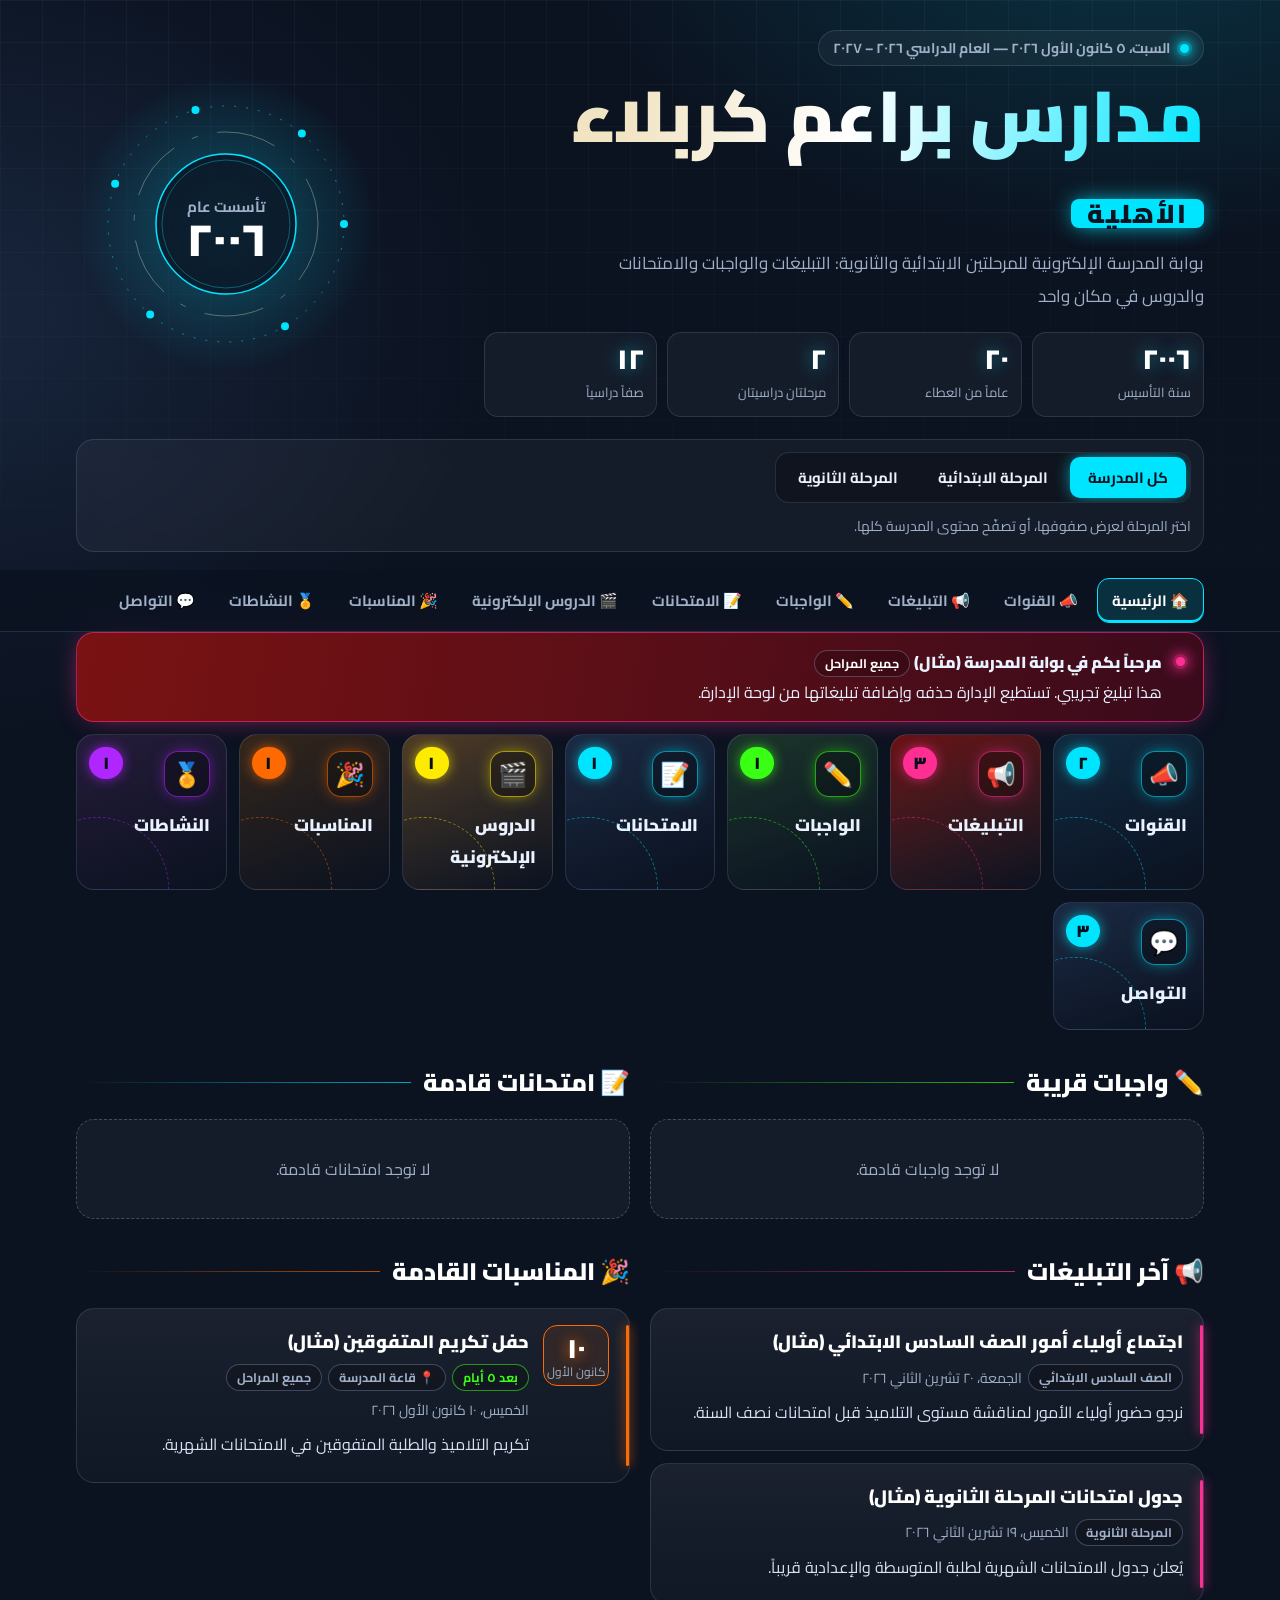
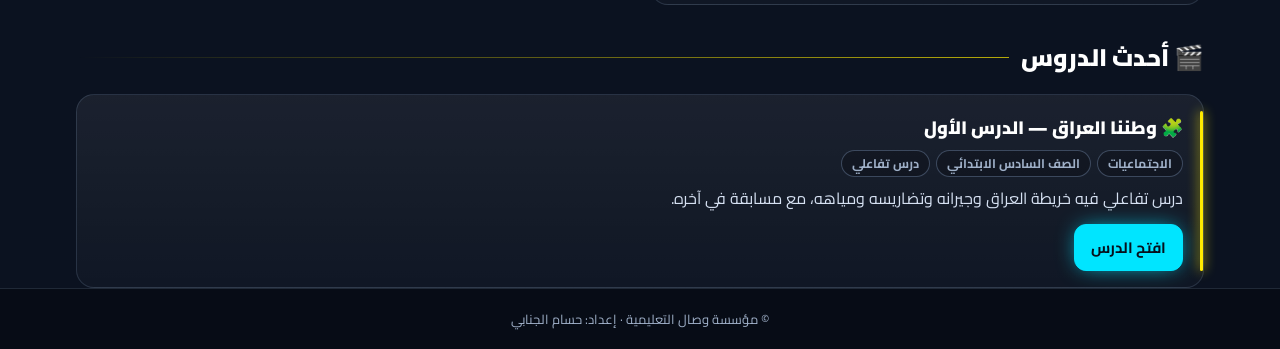
<file: index.html>
<!DOCTYPE html>
<html lang="ar" dir="rtl">
<head>
<meta charset="utf-8">
<meta name="viewport" content="width=device-width,initial-scale=1">
<meta name="theme-color" content="#0B1220">
<title>بوابة مدارس براعم كربلاء الأهلية</title>
<link rel="stylesheet" href="assets/fonts/cairo.css">
<link rel="stylesheet" href="assets/style.css">
<script src="assets/common.js"></script>
<script src="data/content.js"></script>
<script src="assets/firebase-config.js"></script>
</head>
<body>
<section class="hero">
  <div class="wrap hero-in">
    <div>
      <div class="chip-live"><span class="node"></span><span id="today"></span></div>
      <h1 id="title"></h1>
      <p id="slogan"></p>
      <div class="stats" id="stats"></div>
    </div>
    <div class="orb" id="orb"></div>
  </div>
  <div class="wrap">
    <div class="selector" aria-label="اختر المرحلة والصف">
      <div class="seg" id="stages"></div>
      <div class="chips" id="grades"></div>
    </div>
  </div>
</section>
<nav class="topnav" aria-label="أقسام البوابة"><div class="wrap" id="nav"></div></nav>
<main class="wrap" id="view"></main>
<footer>© مؤسسة وصال التعليمية · إعداد: حسام الجنابي</footer>

<script type="module">
import {LIVE, init, loadSite, profile, subscribePosts, joinClass, myMemberships, isPublicGrade, F, db, auth, ensureAnon, now, tsText, errText} from './assets/db.js';
/* ============ البيانات والاختيار ============ */
const PREVIEW = /[?&]preview\b/.test(location.search);
let D = (PREVIEW && store.get(DRAFT_KEY)) || window.SCHOOL;
window.P = null;
let MEMS = [], OWNER = null, postsSub = null, booted = false;
if(LIVE){ try{ await init(); D = await loadSite(); }catch(e){ console.error(e); D.loadError = true; } }
/* الكادر يرى كل شيء؛ وولي الأمر يرى المحتوى العام ومحتوى الصفوف التي دخلها برمز */
async function startPosts(){
  if(postsSub) postsSub.stop();
  postsSub = subscribePosts({all: !!window.P, grades: MEMS.map(m => m.grade)}, posts => {
    Object.keys(SECTIONS).forEach(k => { if(Array.isArray(D[k])) D[k] = []; });
    posts.forEach(x => { if(Array.isArray(D[x.type])) D[x.type].push(x); });
    if(booted) refreshLive();
  });
  await postsSub.ready;
}
if(LIVE && !D.loadError){
  try{
    const p = await profile().catch(() => null);
    window.P = p && p.active ? p : null;
    if(!window.P){ await ensureAnon(); MEMS = await myMemberships().catch(() => []); }
    const o = await F.getDoc(F.doc(db, 'meta', 'owner')).catch(() => null);
    OWNER = o && o.exists() ? o.data().uid : null;
    await startPosts();
  }catch(e){ console.error(e); }
}
const liveVisitor = () => LIVE && !D.loadError && !window.P;
/* هل يرى الزائر محتوى صف معيّن؟ بلا قاعدة بيانات: نعم دائماً */
const canSee = g => !liveVisitor() || !g || isPublicGrade(g) || MEMS.some(m => m.grade === g);
let sel = store.get('wx2-sel') || {stage:'', grade:''};
if(sel.grade && !allGrades(D).includes(sel.grade)) sel = {stage:'', grade:''};
if(sel.stage && !D.stages.some(s => s.name === sel.stage)) sel = {stage:'', grade:''};
const forSel = it => matches(D, it.grade, sel);
const items = k => (D[k] || []).filter(forSel);
const selLabel = () => sel.grade ? 'الصف ' + sel.grade : sel.stage ? 'المرحلة ' + sel.stage : 'جميع المراحل';

/* ============ الرأس ============ */
const nm = D.school.name, m = nm.match(/^(.*?)\s+(الأهلية)$/);
$('#title').innerHTML = m ? `<span class="grad">${esc(m[1])}</span><br><span class="sub">${esc(m[2])}</span>` : `<span class="grad">${esc(nm)}</span>`;
$('#slogan').textContent = PREVIEW ? 'معاينة المسودة — لم تُنشر بعد' : (D.school.slogan || '');
document.title = 'بوابة ' + nm;
$('#today').textContent = fmtDate(todayISO()) + (D.school.year ? '  —  ' + D.school.year : '');
const founded = +D.school.founded || 0, age = new Date().getFullYear() - founded;
const STATS = [
  founded && [founded, 'سنة التأسيس', false],
  founded && [age, 'عاماً من العطاء', true],
  [D.stages.length, D.stages.length === 2 ? 'مرحلتان دراسيتان' : 'مراحل دراسية', true],
  [allGrades(D).length, 'صفاً دراسياً', true]
].filter(Boolean);
$('#stats').innerHTML = STATS.map(([n, l, cnt]) => `<div class="stat"><b data-n="${n}" data-c="${cnt ? 1 : 0}">${toAr(n)}</b><span>${l}</span></div>`).join('');
if(founded) $('#orb').innerHTML = orbSVG(founded);
/* عدّاد متحرك للأرقام */
if(!matchMedia('(prefers-reduced-motion: reduce)').matches) $$('#stats b[data-c="1"]').forEach(b => {
  const n = +b.dataset.n, t0 = performance.now();
  const step = t => { const p = Math.min(1, (t - t0) / 1200); b.textContent = toAr(Math.round(n * (1 - Math.pow(1 - p, 3)))); if(p < 1) requestAnimationFrame(step); };
  requestAnimationFrame(step);
});

function drawSel(){
  $('#stages').innerHTML = [['', 'كل المدرسة'], ...D.stages.map(s => [s.name, 'المرحلة ' + s.name])]
    .map(([v, l]) => `<button data-s="${esc(v)}" class="${v === sel.stage ? 'on' : ''}">${esc(l)}</button>`).join('');
  const st = D.stages.find(s => s.name === sel.stage);
  $('#grades').innerHTML = st ? [['', 'كل صفوف المرحلة'], ...st.grades.map(g => [g, g])]
    .map(([v, l]) => `<button data-g="${esc(v)}" class="${v === sel.grade ? 'on' : ''}">${esc(l)}</button>`).join('') : '<span class="muted">اختر المرحلة لعرض صفوفها، أو تصفّح محتوى المدرسة كلها.</span>';
}
$('#stages').onclick = e => { const b = e.target.closest('[data-s]'); if(!b) return; sel = {stage:b.dataset.s, grade:''}; store.set('wx2-sel', sel); drawSel(); route(); };
$('#grades').onclick = e => { const b = e.target.closest('[data-g]'); if(!b) return; sel.grade = b.dataset.g; store.set('wx2-sel', sel); drawSel(); route(); };
$('#nav').innerHTML = `<a href="#home" data-k="home">🏠 الرئيسية</a>` + Object.entries(SECTIONS).map(([k, s]) => `<a href="#${k}" data-k="${k}">${s.icon} ${s.label}</a>`).join('');
drawSel();

/* ============ البطاقات ============ */
const G = k => SECTIONS[k].glow;
const tags = it => `${it.subject ? `<span class="tag">${esc(it.subject)}</span>` : ''}<span class="tag">${esc(audienceLabel(it.grade))}</span>`;
const isNew = it => { const d = dayDiff(it.date); return d !== null && d <= 0 && d >= -2; };
const linkBtn = (url, text, cls='pri') => {
  if(!url) return '';
  const ext = /^https?:/.test(url) && !url.startsWith(location.origin);
  return `<a class="btn ${cls}" href="${esc(url)}"${ext ? ' target="_blank" rel="noopener"' : ''}>${text}</a>`;
};
const calBox = iso => `<div class="cal"><div class="d">${fmtDate(iso, {day:'numeric'})}</div><div class="m">${fmtDate(iso, {month:'long'})}</div></div>`;
const CARD = {
  announcements: it => `
    <article class="card${it.urgent ? ' feat' : ''}" style="--g:${G('announcements')}">
      <h3>${esc(it.title)}</h3>
      <div class="meta">${it.urgent ? '<span class="tag hot">عاجل</span>' : ''}${isNew(it) ? '<span class="tag new">جديد</span>' : ''}
        <span class="tag">${esc(audienceLabel(it.grade))}</span><span class="muted">${fmtDate(it.date)}</span></div>
      <div class="body">${rich(it.body)}</div>
    </article>`,
  homework: it => {
    const d = dayDiff(it.due), late = d !== null && d < 0;
    const due = it.due ? `<span class="tag ${late ? 'late' : d <= 1 ? 'hot' : 'ok'}">${late ? 'انتهى موعد التسليم' : 'التسليم ' + relDay(d)}</span>` : '';
    return `
    <article class="card" style="--g:${G('homework')}">
      <h3>${esc(it.title)}</h3>
      <div class="meta">${isNew(it) ? '<span class="tag new">جديد</span>' : ''}${tags(it)}${due}</div>
      <div class="body">${rich(it.body)}</div>
      <div class="muted">أُعطي ${fmtDate(it.date)}${it.due ? '، وآخر موعد ' + fmtDate(it.due) : ''}</div>
      <div class="acts">${linkBtn(it.link, (it.examId || /#exam=/.test(it.link)) ? '✏️ حلّ الواجب الآن' : 'فتح الرابط')}</div>
    </article>`;
  },
  exams: it => {
    const d = dayDiff(it.date), open = d !== null && d <= 0;
    return `
    <article class="card" style="--g:${G('exams')}">
      <div class="evt">${calBox(it.date)}
        <div style="flex:1">
          <h3>${esc(it.title)}</h3>
          <div class="meta">${tags(it)}<span class="tag ${d < 0 ? '' : d === 0 ? 'hot' : 'ok'}">${d < 0 ? 'انتهى' : relDay(d)}</span></div>
          <div class="muted">${fmtDate(it.date)}</div>
          ${it.body ? `<div class="body">${rich(it.body)}</div>` : ''}
          <div class="acts">${it.link ? (open ? linkBtn(it.link, '📝 ادخل الامتحان') : `<span class="btn off">يُفتح ${relDay(d)}</span>`) : ''}</div>
        </div>
      </div>
    </article>`;
  },
  lessons: it => {
    const yt = ytId(it.link), icon = {'فيديو':'🎬', 'درس تفاعلي':'🧩', 'ملف':'📄'}[it.kind] || '🔗';
    return `
    <article class="card" style="--g:${G('lessons')}">
      <h3>${icon} ${esc(it.title)}</h3>
      <div class="meta">${isNew(it) ? '<span class="tag new">جديد</span>' : ''}${tags(it)}${it.kind ? `<span class="tag">${esc(it.kind)}</span>` : ''}</div>
      <div class="body">${rich(it.body)}</div>
      <div class="acts">${yt ? `<a class="btn pri" href="#lesson-${esc(it.id)}">▶ شاهد الدرس</a>` : linkBtn(it.link, 'افتح الدرس')}</div>
    </article>`;
  },
  events: it => {
    const d = dayDiff(it.date);
    return `
    <article class="card evt" style="--g:${G('events')}">${calBox(it.date)}
      <div style="flex:1">
        <h3>${esc(it.title)}</h3>
        <div class="meta"><span class="tag ${d === 0 ? 'hot' : d > 0 ? 'ok' : ''}">${relDay(d)}</span>${it.place ? `<span class="tag">📍 ${esc(it.place)}</span>` : ''}<span class="tag">${esc(audienceLabel(it.grade))}</span></div>
        <div class="muted">${fmtDate(it.date)}</div>
        ${it.body ? `<div class="body">${rich(it.body)}</div>` : ''}
      </div>
    </article>`;
  },
  activities: it => `
    <article class="card" style="--g:${G('activities')}">
      ${it.image ? `<img class="thumb" src="${esc(it.image)}" alt="${esc(it.title)}" loading="lazy">` : ''}
      <h3>${esc(it.title)}</h3>
      <div class="meta"><span class="tag">${esc(audienceLabel(it.grade))}</span><span class="muted">${fmtDate(it.date)}</span></div>
      <div class="body">${rich(it.body)}</div>
      <div class="acts">${linkBtn(it.link, 'المزيد', '')}</div>
    </article>`
};
const by = (f, dir=1) => (a, b) => dir * String(a[f] || '').localeCompare(String(b[f] || ''));
const SORT = {
  announcements: (a, b) => (!!b.urgent - !!a.urgent) || by('date', -1)(a, b),
  homework: (a, b) => { const la = dayDiff(a.due) < 0, lb = dayDiff(b.due) < 0; return la - lb || (la ? by('due', -1) : by('due'))(a, b); },
  exams: (a, b) => { const pa = dayDiff(a.date) < 0, pb = dayDiff(b.date) < 0; return pa - pb || (pa ? by('date', -1) : by('date'))(a, b); },
  lessons: by('date', -1), events: by('date'), activities: by('date', -1)
};
const emptyBox = t => `<div class="empty">${t}</div>`;
const listOf = (k, arr) => arr.length ? `<div class="list">${arr.map(CARD[k]).join('')}</div>` : emptyBox(`لا توجد ${SECTIONS[k].label} لـ${esc(selLabel())} حالياً.`);
const head = (k, t) => `<h2 class="sec" style="--g:${G(k)}">${SECTIONS[k].icon} ${t}</h2>`;

/* ============ الصفحات ============ */
function home(){
  theme('home');
  const upcoming = (k, f='date') => items(k).filter(x => dayDiff(x[f] || x.date) >= 0);
  const urgent = items('announcements').filter(a => a.urgent && dayDiff(a.date) >= -14).sort(SORT.announcements).slice(0, 3);
  const hw = upcoming('homework', 'due').sort(SORT.homework).slice(0, 4);
  const ex = upcoming('exams').sort(SORT.exams).slice(0, 3);
  const ev = upcoming('events').sort(SORT.events).slice(0, 3);
  const ann = items('announcements').filter(a => !urgent.includes(a)).sort(SORT.announcements).slice(0, 3);
  const les = items('lessons').sort(SORT.lessons).slice(0, 3);
  const count = k => k === 'contact' ? (D.staff || []).length : k === 'events' ? ev.length : items(k).length;
  return `
    ${PREVIEW ? '<div class="notice">أنت تشاهد معاينة المسودة المحفوظة في لوحة الإدارة على هذا الجهاز. لن يراها الآخرون قبل رفع ملف المحتوى.</div>' : ''}
    ${urgent.map(a => `<div class="urgent fade"><span class="node"></span><div><b>${esc(a.title)}</b> <span class="tag" style="color:#fff">${esc(audienceLabel(a.grade))}</span><div>${rich(a.body)}</div></div></div>`).join('')}
    ${homeClasses()}
    <div class="tiles">${Object.entries(SECTIONS).map(([k, s]) => `
      <a class="tile fade" href="#${k}" style="--c:${s.c};--g:${s.glow}"><div class="ic">${s.icon}</div><b>${s.label}</b><span class="cnt">${toAr(count(k))}</span></a>`).join('')}
    </div>
    <div class="cols">
      <div>${head('homework', 'واجبات قريبة')}${hw.length ? `<div class="list">${hw.map(CARD.homework).join('')}</div>` : emptyBox('لا توجد واجبات قادمة.')}</div>
      <div>${head('exams', 'امتحانات قادمة')}${ex.length ? `<div class="list">${ex.map(CARD.exams).join('')}</div>` : emptyBox('لا توجد امتحانات قادمة.')}</div>
    </div>
    <div class="cols">
      <div>${head('announcements', 'آخر التبليغات')}${ann.length ? `<div class="list">${ann.map(CARD.announcements).join('')}</div>` : emptyBox('لا توجد تبليغات أخرى.')}</div>
      <div>${head('events', 'المناسبات القادمة')}${ev.length ? `<div class="list">${ev.map(CARD.events).join('')}</div>` : emptyBox('لا توجد مناسبات قادمة.')}</div>
    </div>
    ${head('lessons', 'أحدث الدروس')}${listOf('lessons', les)}`;
}
function section(k){
  theme(k);
  const s = SECTIONS[k], hasSub = ['homework', 'exams', 'lessons'].includes(k);
  const st = store.get('wx2-f-' + k) || {};
  const subs = subjectsFor(D, sel.grade || (sel.stage ? STAGE_P + sel.stage : ''));
  return `
    ${head(k, s.label + ` <span class="muted" style="font-weight:700">· ${esc(selLabel())}</span>`)}
    ${liveVisitor() && hasSub && (sel.grade ? !canSee(sel.grade) : !MEMS.length) ? `<div class="notice">لرؤية ${s.label} صف ابنك ادخل برمز الصف. <a class="btn sm pri" href="#join${sel.grade ? '-' + chKeyOf(sel.grade) : ''}">🔑 دخول برمز الصف</a></div>` : ''}
    <div class="filters">
      <input id="q" placeholder="ابحث في ${s.label}…" value="${esc(st.q || '')}" aria-label="بحث">
      ${hasSub ? `<select id="sub" aria-label="المادة"><option value="">كل المواد</option>${subs.map(x => `<option${st.sub === x ? ' selected' : ''}>${esc(x)}</option>`).join('')}</select>` : '<span></span>'}
    </div>
    <div id="res"></div>`;
}
function fillSection(k){
  const run = () => {
    const q = $('#q').value.trim(), sub = $('#sub')?.value || '';
    store.set('wx2-f-' + k, {q, sub});
    const arr = items(k).filter(it => (!sub || it.subject === sub) && (!q || (it.title + ' ' + (it.body || '')).includes(q))).sort(SORT[k]);
    if(k === 'events'){
      const up = arr.filter(e => dayDiff(e.date) >= 0), past = arr.filter(e => dayDiff(e.date) < 0).reverse();
      $('#res').innerHTML = (up.length ? `<div class="list">${up.map(CARD.events).join('')}</div>` : emptyBox('لا توجد مناسبات قادمة.')) +
        (past.length ? `${head('events', 'مناسبات سابقة')}<div class="list" style="opacity:.75">${past.map(CARD.events).join('')}</div>` : '');
    } else $('#res').innerHTML = listOf(k, arr);
  };
  $('#q').oninput = run; if($('#sub')) $('#sub').onchange = run; run();
}
function lesson(id){
  theme('lessons');
  const it = (D.lessons || []).find(l => l.id === id);
  if(!it) return emptyBox('الدرس غير موجود.');
  return `
    <a class="btn" href="#lessons">→ كل الدروس</a>
    ${head('lessons', esc(it.title))}
    <div class="video"><iframe src="https://www.youtube-nocookie.com/embed/${ytId(it.link)}" title="${esc(it.title)}" allow="accelerometer; encrypted-media; gyroscope; picture-in-picture; fullscreen" allowfullscreen></iframe></div>
    <div class="card" style="margin-top:14px;--g:${G('lessons')}"><div class="meta">${tags(it)}</div><div class="body">${rich(it.body)}</div></div>`;
}

/* ============ التواصل الخاص ============ */
const LEAD = /المشرف|مدير/;
const reach = s => s.whatsapp || s.telegram;

/* ============ الرسائل الخاصة داخل الموقع (مع قاعدة البيانات) ============ */
const myThreads = () => store.get('wx-threads') || [];
const keepThread = id => store.set('wx-threads', [id, ...myThreads().filter(x => x !== id)].slice(0, 20));
let chatUnsub = null;
function contactLive(){
  theme('contact');
  const st = sel.stage || stageOf(D, sel.grade);
  const staff = (D.staff || []).filter(s => !st || !s.stage || s.stage === st);
  return `
    ${head('contact', 'التواصل مع المدرسة')}
    <div class="cols">
      <div class="panel">
        <h3>🔒 رسالة خاصة جديدة</h3>
        <p class="muted" style="line-height:1.9">تصل رسالتك إلى الجهة التي تختارها داخل الموقع، وتحصل على <b>رمز محادثة</b> خاص تتابع به الرد. ويحق لإدارة المدرسة الاطلاع على الرسائل.</p>
        <form id="mf" class="grid">
          <div class="full"><label for="to">إلى</label><select id="to">${staff.map(s => `<option value="${esc(s.id)}">${esc(s.name)}${s.role ? ' — ' + esc(s.role) : ''}${s.subjects ? '، ' + esc(s.subjects) : ''}</option>`).join('') || '<option value="">لا توجد جهات تستقبل الرسائل بعد</option>'}</select></div>
          <div><label for="pn">اسم ولي الأمر</label><input id="pn" autocomplete="name" maxlength="80" required></div>
          <div><label for="sn">اسم التلميذ أو الطالب</label><input id="sn" maxlength="80" required></div>
          <div><label for="sg">الصف</label><select id="sg">${audienceOptions(D, sel.grade, {all:false, stages:false})}</select></div>
          <div><label for="ss">الشعبة</label><input id="ss" maxlength="20" placeholder="مثال: أ"></div>
          <div class="full"><label for="msg">الرسالة</label><textarea id="msg" maxlength="3000" required></textarea></div>
          <div id="err" class="full"></div>
          <div class="full"><button class="pri" id="send">إرسال الرسالة</button></div>
        </form>
      </div>
      <div>
        <div class="panel">
          <h3>💬 محادثاتي</h3>
          <div class="list" id="mine"><div class="muted">جارٍ التحميل…</div></div>
          <form id="cf" class="row" style="margin-top:12px">
            <input id="code" dir="ltr" placeholder="أدخل رمز المحادثة" style="flex:1;min-width:0" aria-label="رمز المحادثة">
            <button>فتح</button>
          </form>
        </div>
        <div class="card" style="--g:${G('contact')};margin-top:14px">
          <h3>🏫 ${esc(D.school.name)}</h3>
          <div class="body">${D.school.founded ? '✨ تأسست عام ' + toAr(D.school.founded) + '<br>' : ''}${D.school.address ? '📍 ' + esc(D.school.address) + '<br>' : ''}${D.school.phone ? '☎️ <span dir="ltr">' + esc(toAr(D.school.phone)) + '</span><br>' : ''}${D.school.hours ? '🕘 أوقات الدوام: ' + esc(D.school.hours) : ''}</div>
        </div>
      </div>
    </div>`;
}
async function wireContactLive(){
  $('#mf').onsubmit = async e => {
    e.preventDefault();
    const v = id => $(id).value.trim(), to = (D.staff || []).find(s => s.id === $('#to').value);
    if(!to) return $('#err').innerHTML = '<div class="alert">لا توجد جهة تستقبل الرسائل بعد.</div>';
    if(!v('#pn') || !v('#sn') || !v('#msg')) return $('#err').innerHTML = '<div class="alert">اكتب اسمك واسم التلميذ ونص الرسالة.</div>';
    const b = $('#send'); b.disabled = true;
    try{
      const u = await ensureAnon();
      const t = F.doc(F.collection(db, 'threads'));
      const w = F.writeBatch(db);
      w.set(t, {to: to.id, toName: to.name, parentUid: u.uid, parentName: v('#pn'), studentName: v('#sn'), grade: $('#sg').value, section: v('#ss'),
        createdAt: now(), updatedAt: now(), lastFrom: 'parent', unreadStaff: true, unreadParent: false, status: 'open'});
      w.set(F.doc(F.collection(db, 'threads', t.id, 'msgs')), {from: 'parent', text: v('#msg'), at: now(), by: u.uid, byName: v('#pn')});
      await w.commit();
      keepThread(t.id); location.hash = 'chat-' + t.id;
    }catch(x){ b.disabled = false; $('#err').innerHTML = `<div class="alert">${esc(errText(x))}</div>`; }
  };
  $('#cf').onsubmit = e => { e.preventDefault(); const c = $('#code').value.trim().replace(/^.*chat-/, ''); if(c) location.hash = 'chat-' + c; };
  const ids = myThreads();
  if(!ids.length){ $('#mine').innerHTML = '<div class="muted">لا توجد محادثات على هذا الجهاز بعد.</div>'; return; }
  try{
    await ensureAnon();
    const th = (await Promise.all(ids.map(id => F.getDoc(F.doc(db, 'threads', id)).catch(() => null)))).filter(x => x && x.exists());
    $('#mine').innerHTML = th.map(x => { const t = x.data(); return `
      <a class="card thread" href="#chat-${x.id}" style="--g:${t.unreadParent ? '#FF2E93' : G('contact')};text-decoration:none;color:inherit">
        <div><b style="color:#fff">إلى ${esc(t.toName)}</b><div class="muted">بخصوص ${esc(t.studentName)}، ${esc(tsText(t.updatedAt))}</div></div>
        ${t.unreadParent ? '<span class="badge">رد جديد</span>' : t.lastFrom === 'staff' ? '<span class="pill on">تم الرد</span>' : '<span class="pill info">بانتظار الرد</span>'}
      </a>`; }).join('') || '<div class="muted">لا توجد محادثات.</div>';
  }catch(x){ $('#mine').innerHTML = `<div class="alert">${esc(errText(x))}</div>`; }
}
function chatView(id){
  theme('contact');
  return `
    <a class="btn" href="#contact">→ التواصل</a>
    ${head('contact', 'محادثة خاصة')}
    <div id="chead" class="muted">جارٍ التحميل…</div>
    <div class="notice" style="margin-top:10px">احتفظ برمز المحادثة لتتابع الرد من أي جهاز، ولا تشاركه مع أحد: <span class="code" id="cc">${esc(id)}</span> <button class="sm" id="cpc">نسخ</button></div>
    <div class="chat" id="chat"></div>
    <form id="rf" style="margin-top:12px">
      <label for="rep">ردّك</label><textarea id="rep" maxlength="3000"></textarea>
      <div id="err"></div>
      <div class="row" style="margin-top:10px"><button class="pri" id="rs">إرسال</button></div>
    </form>`;
}
async function wireChat(id){
  $('#cpc').onclick = async () => { try{ await navigator.clipboard.writeText(id); toast('نُسخ الرمز'); }catch(_){ const r = document.createRange(); r.selectNodeContents($('#cc')); getSelection().removeAllRanges(); getSelection().addRange(r); } };
  try{
    await ensureAnon();
    const ref = F.doc(db, 'threads', id), s = await F.getDoc(ref);
    if(!s.exists()){ $('#view').innerHTML = emptyBox('لم نجد محادثة بهذا الرمز. تأكد من كتابته كما هو.') + '<p style="text-align:center"><a class="btn" href="#contact">رجوع</a></p>'; return; }
    const t = s.data(); keepThread(id);
    $('#chead').innerHTML = `إلى <b style="color:#fff">${esc(t.toName)}</b>، بخصوص ${esc(t.studentName)} — الصف ${esc(t.grade)}${t.section ? ' / ' + esc(t.section) : ''}${t.status === 'closed' ? ' <span class="pill off">أغلقت الإدارة المحادثة</span>' : ''}`;
    if(t.unreadParent) F.updateDoc(ref, {unreadParent: false}).catch(() => {});
    chatUnsub = F.onSnapshot(F.query(F.collection(db, 'threads', id, 'msgs'), F.orderBy('at')), q => {
      const c = $('#chat'); if(!c) return;
      c.innerHTML = q.docs.map(d => { const m = d.data(); return `<div class="bubble ${m.from === 'parent' ? 'me' : 'them'}">${esc(m.text)}<small>${esc(m.from === 'parent' ? 'أنت' : (m.byName || t.toName))}، ${esc(tsText(m.at))}</small></div>`; }).join('');
      c.scrollTop = c.scrollHeight;
    });
    $('#rf').onsubmit = async e => {
      e.preventDefault(); const text = $('#rep').value.trim(); if(!text) return;
      const b = $('#rs'); b.disabled = true;
      try{
        const w = F.writeBatch(db);
        w.set(F.doc(F.collection(db, 'threads', id, 'msgs')), {from: 'parent', text, at: now(), by: auth.currentUser.uid, byName: t.parentName});
        w.update(ref, {updatedAt: now(), lastFrom: 'parent', unreadStaff: true, status: 'open'});
        await w.commit(); $('#rep').value = '';
      }catch(x){ $('#err').innerHTML = `<div class="alert">${esc(errText(x))}</div>`; }
      b.disabled = false;
    };
  }catch(x){ $('#chead').innerHTML = `<div class="alert">${esc(errText(x))}</div>`; }
}

function contact(){
  theme('contact');
  const sc = D.school, st = sel.stage || stageOf(D, sel.grade);
  const staff = (D.staff || []).filter(s => !st || !s.stage || s.stage === st);
  const lead = staff.filter(s => LEAD.test(s.role)), others = staff.filter(s => !LEAD.test(s.role));
  const person = s => `
    <div class="card" style="--g:${G('contact')}">
      <h3>${esc(s.name)}</h3>
      <div class="meta"><span class="tag">${esc(s.role)}</span>${s.stage ? `<span class="tag">المرحلة ${esc(s.stage)}</span>` : ''}${s.subjects ? `<span class="tag">${esc(s.subjects)}</span>` : ''}${s.grades ? `<span class="tag">${esc(s.grades)}</span>` : ''}</div>
      ${reach(s) ? '' : '<div class="muted">لم يُضف رقم تواصل بعد.</div>'}
    </div>`;
  return `
    ${head('contact', 'التواصل مع المدرسة')}
    ${lead.length ? `<div class="lead">${lead.map(s => `
      <div class="card" style="--g:${G('contact')}"><div class="av">${/المشرف/.test(s.role) ? '🛡️' : '🎓'}</div>
        <h3>${esc(s.name)}</h3><div class="muted">${esc(s.name === s.role ? (s.stage ? 'المرحلة ' + s.stage : 'جميع المراحل') : s.role)}</div></div>`).join('')}</div>` : ''}
    <div class="cols" style="margin-top:20px">
      <div class="panel">
        <h3>🔒 مراسلة خاصة</h3>
        <p class="muted">تُكتب الرسالة هنا ثم تُرسل مباشرة إلى الجهة المختارة عبر واتساب أو تلكرام، ولا يحتفظ الموقع بأي بيانات.</p>
        <div class="grid">
          <div class="full"><label for="to">إلى</label><select id="to">${staff.filter(reach).map(s => `<option value="${esc(s.id)}">${esc(s.name)}${s.subjects ? ' — ' + esc(s.subjects) : ''}</option>`).join('') || '<option value="">لم تُضف أرقام تواصل بعد</option>'}</select></div>
          <div><label for="pn">اسم ولي الأمر</label><input id="pn" autocomplete="name"></div>
          <div><label for="sn">اسم التلميذ أو الطالب</label><input id="sn"></div>
          <div><label for="sg">الصف</label><select id="sg">${audienceOptions(D, sel.grade, {all:false, stages:false})}</select></div>
          <div><label for="ss">الشعبة</label><input id="ss" placeholder="مثال: أ"></div>
          <div class="full"><label for="msg">الرسالة</label><textarea id="msg"></textarea></div>
        </div>
        <div id="err"></div>
        <div class="row" style="margin-top:12px"><button class="pri" id="send">إرسال الرسالة</button></div>
      </div>
      <div>
        <div class="card" style="--g:${G('contact')}">
          <h3>🏫 ${esc(sc.name)}</h3>
          <div class="body">${sc.founded ? '✨ تأسست عام ' + toAr(sc.founded) + '<br>' : ''}${sc.address ? '📍 ' + esc(sc.address) + '<br>' : ''}${sc.phone ? '☎️ <a href="tel:' + esc(sc.phone) + '" dir="ltr">' + esc(toAr(sc.phone)) + '</a><br>' : ''}${sc.hours ? '🕘 أوقات الدوام: ' + esc(sc.hours) : ''}</div>
        </div>
        <h2 class="sec" style="--g:${G('contact')}">الكادر التدريسي</h2>
        <div class="list">${others.map(person).join('') || emptyBox('لم يُضف الكادر التدريسي بعد.')}</div>
      </div>
    </div>`;
}
function wireContact(){
  $('#send').onclick = async () => {
    const s = (D.staff || []).find(x => x.id === $('#to').value), v = id => $(id).value.trim();
    if(!s) return $('#err').innerHTML = '<div class="alert">لا توجد جهة تواصل متاحة بعد.</div>';
    if(!v('#pn') || !v('#sn') || !v('#msg')) return $('#err').innerHTML = '<div class="alert">اكتب اسمك واسم التلميذ ونص الرسالة.</div>';
    $('#err').innerHTML = '';
    const text = `السلام عليكم ${s.name}\nأنا ${v('#pn')}، ولي أمر ${v('#sn')} — الصف ${$('#sg').value}${v('#ss') ? ' / ' + v('#ss') : ''}\n\n${v('#msg')}\n\n(مرسلة من بوابة ${D.school.name})`;
    const url = s.whatsapp ? 'https://wa.me/' + s.whatsapp.replace(/\D/g, '') + '?text=' + encodeURIComponent(text) : 'https://t.me/' + s.telegram.replace(/^@/, '');
    if(!s.whatsapp){ try{ await navigator.clipboard.writeText(text); toast('نُسخت الرسالة، الصقها في تلكرام'); }catch(_){} }
    /* رابط حقيقي يضغطه ولي الأمر، فيعمل في كل المتصفحات والتطبيقات */
    $('#err').innerHTML = `<div class="notice">الرسالة جاهزة. اضغط الزر لفتح ${s.whatsapp ? 'واتساب' : 'تلكرام'} وإرسالها إلى ${esc(s.name)}.</div>
      <a class="btn pri" href="${esc(url)}" target="_blank" rel="noopener">${s.whatsapp ? 'فتح واتساب وإرسال الرسالة' : 'فتح تلكرام'}</a>`;
  };
}

/* ============ التوجيه ============ */

/* ============ القنوات: قناة لكل صف بأسلوب تلكرام ============ */
const TYPE_LABEL = {announcements:'📢 تبليغ', homework:'✏️ واجب', exams:'📝 امتحان', lessons:'🎬 درس', events:'🎉 مناسبة', activities:'🏅 نشاط'};
const ORD = {'الأول':'١', 'الثاني':'٢', 'الثالث':'٣', 'الرابع':'٤', 'الخامس':'٥', 'السادس':'٦'};
const isoOf = t => { const d = new Date(t); return `${d.getFullYear()}-${pad(d.getMonth() + 1)}-${pad(d.getDate())}`; };
/* وقت النشر: من قاعدة البيانات، وإلا فالتاريخ (ولا يُعدّ موعد مستقبلي وقتَ نشر) */
const tsOf = it => (it.createdAt && it.createdAt.toMillis ? it.createdAt.toMillis() : 0) || Math.min(Date.parse((it.date || '1970-01-01') + 'T08:00') || 0, Date.now());
const allPosts = () => Object.keys(SECTIONS).filter(k => Array.isArray(D[k])).flatMap(k => D[k].map(it => ({...it, _k: k})));
const chGrade = key => key === 'all' ? '' : allGrades(D)[+key];
const chKeyOf = g => String(allGrades(D).indexOf(g));
function chItems(key){
  const g = chGrade(key);
  return allPosts().filter(it => key === 'all' ? !it.grade : matches(D, it.grade, {stage: stageOf(D, g), grade: g})).sort((a, b) => tsOf(a) - tsOf(b));
}
/* المقروء وغير المقروء يُحفظ على جهاز الزائر فقط */
if(!store.get('wx-first')) store.set('wx-first', Date.now());
const unreadOf = (key, its) => { const from = Math.max((store.get('wx-seen') || {})[key] || 0, (store.get('wx-first') || Date.now()) - 7 * 864e5); return its.filter(it => tsOf(it) > from).length; };
const markSeen = (key, t) => { const s = store.get('wx-seen') || {}; s[key] = Math.max(s[key] || 0, t); store.set('wx-seen', s); };
const follows = () => store.get('wx-follow') || [];
function chAvatar(key){
  if(key === 'all') return `<div class="chav" style="--a:#7A1212">🏫</div>`;
  const g = chGrade(key), [w, ...rest] = g.split(' '), st = stageOf(D, g);
  return `<div class="chav" style="--a:${st === (D.stages[0] || {}).name ? '#1F3B2D' : '#1E2F4A'}"><b>${ORD[w] || esc(w.slice(0, 2))}</b><small>${esc(rest.join(' ').replace(/^ال/, '').slice(0, 8))}</small></div>`;
}
const chName = key => key === 'all' ? 'قناة المدرسة العامة' : 'قناة الصف ' + chGrade(key);
const preview = it => esc(((it._k !== 'channels' ? (TYPE_LABEL[it._k] || '') + ': ' : '') + (it.title || it.body || '')).replace(/\s+/g, ' ').slice(0, 70));
function whenShort(it){
  const t = tsOf(it), d = new Date(t), today = new Date();
  if(d.toDateString() === today.toDateString() && it.createdAt) return d.toLocaleTimeString('ar-IQ', {hour:'numeric', minute:'2-digit'});
  return d.toLocaleDateString('ar-IQ', {day:'numeric', month:'short'});
}
function chRow(key){
  if(key !== 'all' && !canSee(chGrade(key))) return `
    <a class="card chrow locked" href="#join-${key}" style="--g:${G('channels')}">
      ${chAvatar(key)}
      <div class="cbody"><div class="r1"><b>${esc(chName(key))}</b><span aria-label="مقفلة">🔒</span></div>
        <div class="r2"><span class="muted prev">اضغط واكتب رمز الصف للانضمام</span></div></div>
    </a>`;
  const its = chItems(key), last = its[its.length - 1], un = unreadOf(key, its);
  return `
    <a class="card chrow${un ? ' unread' : ''}" href="#ch-${key}" style="--g:${G('channels')}">
      ${chAvatar(key)}
      <div class="cbody">
        <div class="r1"><b>${esc(chName(key))}</b><span class="muted">${last ? whenShort(last) : ''}</span></div>
        <div class="r2"><span class="muted prev">${last ? preview(last) : 'لا توجد منشورات بعد'}</span>${un ? `<span class="badge">${toAr(un)}</span>` : ''}</div>
      </div>
    </a>`;
}
function channelsView(){
  theme('channels');
  const fol = follows().filter(k => k === 'all' || chGrade(k));
  const stages = D.stages.filter(s => !sel.stage || s.name === sel.stage);
  return `
    ${head('channels', 'القنوات')}
    <p class="muted" style="margin-top:-6px">لكل صف قناة تجمع كل ما يُنشر له بالترتيب، مثل قنوات تلكرام. تابع قناة صف ابنك لتظهر في أعلى القائمة.</p>
    ${liveVisitor() ? `<a class="btn pri" href="#join" style="margin:4px 0 6px">🔑 دخول صف ابني برمز الصف</a>` : ''}
    ${fol.length ? `<h3 style="margin-top:18px">⭐ قنواتي</h3><div class="list">${fol.map(chRow).join('')}</div>` : ''}
    <h3 style="margin-top:18px">🏫 المدرسة</h3><div class="list">${chRow('all')}</div>
    ${stages.map(s => `<h3 style="margin-top:18px">المرحلة ${esc(s.name)}</h3><div class="list">${s.grades.map(g => chRow(chKeyOf(g))).join('')}</div>`).join('')}`;
}
function msgHTML(it, key){
  const k = it._k, d = dayDiff(it.date);
  let meta = '';
  if(k === 'homework' && it.due) meta = `<span class="tag ${dayDiff(it.due) < 0 ? 'late' : 'ok'}">${dayDiff(it.due) < 0 ? 'انتهى موعد التسليم' : 'التسليم ' + relDay(dayDiff(it.due))}</span>`;
  if(k === 'exams' || k === 'events') meta = `<span class="tag ${d === 0 ? 'hot' : d > 0 ? 'ok' : ''}">${fmtDate(it.date, {weekday:'long', day:'numeric', month:'long'})}، ${relDay(d)}</span>${it.place ? `<span class="tag">📍 ${esc(it.place)}</span>` : ''}`;
  if(it.subject) meta = `<span class="tag">${esc(it.subject)}</span>` + meta;
  if(key === 'all' || (it.grade && it.grade !== chGrade(key))) meta += it.grade ? `<span class="tag">${esc(audienceLabel(it.grade))}</span>` : '';
  let act = '';
  if(k === 'lessons') act = ytId(it.link) ? `<a class="btn pri sm" href="#lesson-${esc(it.id)}">▶ شاهد الدرس</a>` : linkBtn(it.link, 'افتح الدرس', 'pri sm');
  else if(k === 'exams') act = it.link ? (d <= 0 ? linkBtn(it.link, '📝 ادخل الامتحان', 'pri sm') : `<span class="btn sm off">يُفتح ${relDay(d)}</span>`) : '';
  else if(k === 'homework') act = linkBtn(it.link, it.examId ? '✏️ حلّ الواجب الآن' : 'فتح الرابط', 'pri sm');
  else act = linkBtn(it.link, 'فتح الرابط', 'sm');
  const t = tsOf(it), time = it.createdAt ? new Date(t).toLocaleTimeString('ar-IQ', {hour:'numeric', minute:'2-digit'}) : '';
  const mine = window.P && (it._k === 'channels' || it._k === 'homework') && (P.role === 'owner' || it.authorUid === P.uid);
  return `
    <div class="msg${it.pinned ? ' pinned' : ''}" id="m-${esc(it.id)}">
      ${TYPE_LABEL[k] ? `<div class="mt" style="--g:${G(k)}">${TYPE_LABEL[k]}</div>` : ''}
      ${it.image ? `<img class="thumb" src="${esc(it.image)}" alt="" loading="lazy">` : ''}
      ${it.title ? `<b class="mtitle">${esc(it.title)}</b>` : ''}
      ${it.body ? `<div class="body">${rich(it.body)}</div>` : ''}
      ${meta ? `<div class="meta">${meta}</div>` : ''}
      ${act ? `<div class="acts">${act}</div>` : ''}
      <div class="foot">${it.pinned ? '📌 ' : ''}${esc(it.authorName || '')}${it.authorName && time ? '، ' : ''}${time}${mine ? ` <button class="sm warn" data-delmsg="${esc(it.id)}">حذف</button>` : ''}</div>
    </div>`;
}
function feedHTML(key){
  const its = chItems(key);
  if(!its.length) return emptyBox('لا توجد منشورات في هذه القناة بعد.');
  let last = '';
  return its.map(it => {
    const day = isoOf(tsOf(it)), n = dayDiff(day), sep = day !== last ? `<div class="daysep"><span>${n === 0 ? 'اليوم' : n === -1 ? 'أمس' : fmtDate(day, {weekday:'long', day:'numeric', month:'long'})}</span></div>` : '';
    last = day; return sep + msgHTML(it, key);
  }).join('');
}
function pinHTML(key){
  const p = chItems(key).filter(it => it.pinned).pop();
  return p ? `<a class="pinbar" href="#ch-${key}" data-pin="${esc(p.id)}"><b>📌 مثبّت</b><span>${preview(p)}</span></a>` : '';
}
function channelView(key){
  theme('channels');
  if(key !== 'all' && !chGrade(key)) return emptyBox('القناة غير موجودة.');
  if(key !== 'all' && !canSee(chGrade(key))) return joinView(key);
  const fol = follows().includes(key), n = chItems(key).length, g = chGrade(key), Pr = window.P;
  const canCh = Pr && Pr.role === 'owner';
  const canHw = Pr && key !== 'all' && (Pr.role === 'owner' || !(Pr.gradesList || []).length || Pr.gradesList.includes(g));
  const pm = liveVisitor() && OWNER && key !== 'all';
  return `
    <div class="chhead">
      <a class="btn sm" href="#channels" aria-label="كل القنوات">→</a>
      ${chAvatar(key)}
      <div style="flex:1;min-width:0"><b style="color:#fff;font-size:18px">${esc(chName(key))}</b><div class="muted">${toAr(n)} منشوراً</div></div>
      ${pm ? '<button class="sm" id="pm">💬 مراسلة خاصة</button>' : ''}
      <button class="sm ${fol ? '' : 'pri'}" id="fol">${fol ? '✔ متابَعة' : '+ متابعة'}</button>
    </div>
    <div id="pin">${pinHTML(key)}</div>
    <div class="feed" id="feed">${feedHTML(key)}</div>
    ${canCh || canHw ? `
    <form class="composer" id="cmp" data-type="${canCh ? 'channels' : 'homework'}">
      ${canCh && canHw ? `<div class="seg" id="ctype"><button type="button" data-ct="channels" class="on">📣 منشور في القناة</button><button type="button" data-ct="homework">✏️ واجب</button></div>` : ''}
      <div id="hwf" class="grid" ${canCh ? 'hidden' : ''}>
        <div class="full"><label for="ctitle">عنوان الواجب</label><input id="ctitle" maxlength="200"></div>
        <div><label for="csub">المادة</label><select id="csub">${subjectsFor(D, g).map(x => `<option>${esc(x)}</option>`).join('')}</select></div>
        <div><label for="cdue">آخر موعد للتسليم</label><input id="cdue" type="date"></div>
      </div>
      <textarea id="cbody" maxlength="6000" placeholder="${canCh ? 'اكتب منشوراً في ' + esc(chName(key)) + '…' : 'تفاصيل الواجب…'}" aria-label="النص"></textarea>
      <div class="row">
        <input id="clink" dir="ltr" placeholder="رابط (اختياري)" aria-label="رابط" style="flex:1;min-width:140px">
        <input id="cimg" dir="ltr" placeholder="رابط صورة (اختياري)" aria-label="رابط صورة" style="flex:1;min-width:140px">
        <label class="check" id="cpinw" style="display:${canCh ? 'flex' : 'none'};gap:6px;align-items:center;color:var(--tx)"><input type="checkbox" id="cpin"> تثبيت</label>
        <button class="pri" id="csend">نشر</button>
      </div>
      <div id="cerr"></div>
    </form>` : ''}`;
}
function wireChannel(key){
  const feed = $('#feed'); if(!feed){ if($('#jf')) wireJoin(); return; }
  feed.scrollTop = feed.scrollHeight;
  const its = chItems(key), g = chGrade(key); if(its.length) markSeen(key, tsOf(its[its.length - 1]));
  $('#fol').onclick = () => { const f = follows(); store.set('wx-follow', f.includes(key) ? f.filter(x => x !== key) : [key, ...f]); route(); };
  $('#pin').onclick = e => { const a = e.target.closest('[data-pin]'); if(!a) return; e.preventDefault(); const m = $('#m-' + a.dataset.pin); if(m){ m.scrollIntoView({block:'center'}); m.classList.add('flash'); setTimeout(() => m.classList.remove('flash'), 1500); } };
  feed.onclick = async e => {
    const b = e.target.closest('[data-delmsg]'); if(!b) return;
    if(!await ask('حذف هذا المنشور من القناة؟', 'حذف')) return;
    try{ await F.deleteDoc(F.doc(db, 'posts', b.dataset.delmsg)); toast('حُذف'); }catch(x){ toast(errText(x)); }
  };
  if($('#pm')) $('#pm').onclick = () => privateMsg(g);
  const form = $('#cmp'); if(!form) return;
  if($('#ctype')) $('#ctype').onclick = e => {
    const b = e.target.closest('[data-ct]'); if(!b) return;
    form.dataset.type = b.dataset.ct; $$('#ctype button').forEach(x => x.classList.toggle('on', x === b));
    const hw = b.dataset.ct === 'homework';
    $('#hwf').hidden = !hw; $('#cpinw').style.display = hw ? 'none' : 'flex';
    $('#cbody').placeholder = hw ? 'تفاصيل الواجب…' : 'اكتب منشوراً في ' + chName(key) + '…';
  };
  form.onsubmit = async e => {
    e.preventDefault();
    const hw = form.dataset.type === 'homework', v = id => $(id).value.trim();
    const body = v('#cbody'), link = v('#clink'), image = v('#cimg');
    if(hw && !v('#ctitle')) return $('#cerr').innerHTML = '<div class="alert">اكتب عنوان الواجب.</div>';
    if(!body) return $('#cerr').innerHTML = '<div class="alert">اكتب النص.</div>';
    if(/\s/.test(link + image)) return $('#cerr').innerHTML = '<div class="alert">الرابط يحتوي على مسافات.</div>';
    const b = $('#csend'); b.disabled = true;
    const base = {body, link, image, grade: g, public: isPublicGrade(g), date: todayISO(), authorUid: P.uid, authorName: P.name, createdAt: now(), updatedAt: now()};
    try{
      await F.setDoc(F.doc(F.collection(db, 'posts')), hw
        ? {...base, type: 'homework', title: v('#ctitle'), subject: $('#csub').value, due: $('#cdue').value}
        : {...base, type: 'channels', title: '', pinned: $('#cpin').checked});
      ['#cbody', '#clink', '#cimg', '#ctitle', '#cdue'].forEach(id => { if($(id)) $(id).value = ''; });
      if($('#cpin')) $('#cpin').checked = false; $('#cerr').innerHTML = '';
      toast(hw ? 'نُشر الواجب' : 'نُشر في القناة');
    }catch(x){ $('#cerr').innerHTML = `<div class="alert">${esc(errText(x))}</div>`; }
    b.disabled = false;
  };
}
/* الدخول برمز الصف */
function joinView(key){
  theme('channels');
  const g = key && key !== 'all' ? chGrade(key) : '';
  if(!liveVisitor()) return emptyBox('الدخول برمز الصف يعمل بعد ربط المنصة بقاعدة البيانات.');
  return `
    <div class="panel joinbox fade">
      <div class="joinic" aria-hidden="true">🔑</div>
      <h2>${g ? 'قناة الصف ' + esc(g) : 'الدخول إلى صف ابنك'}</h2>
      <p class="muted">اكتب رمز الصف الذي أرسلته لك المدرسة، فتفتح لك قناة الصف وواجباته وامتحاناته ودروسه. يُحفظ دخولك على هذا الجهاز.</p>
      <form id="jf" class="grid" style="grid-template-columns:1fr">
        <div><label for="jc">رمز الصف</label><input id="jc" class="codein" dir="ltr" maxlength="8" autocomplete="off" autocapitalize="characters" spellcheck="false" placeholder="······" required></div>
        <div><label for="jp">اسم ولي الأمر</label><input id="jp" maxlength="80" autocomplete="name" required></div>
        <div><label for="js">اسم التلميذ أو الطالب</label><input id="js" maxlength="80" required></div>
        <div id="jerr"></div>
        <button class="pri" id="jgo">دخول الصف</button>
      </form>
    </div>`;
}
function wireJoin(){
  $('#jc').oninput = e => { e.target.value = e.target.value.toUpperCase().replace(/[^A-Z0-9]/g, ''); };
  $('#jf').onsubmit = async e => {
    e.preventDefault();
    const b = $('#jgo'); b.disabled = true; b.textContent = 'جارٍ التحقق…';
    try{
      const grade = await joinClass($('#jc').value, $('#jp').value, $('#js').value);
      MEMS = await myMemberships(); await startPosts();
      const key = chKeyOf(grade);
      store.set('wx-follow', [key, ...follows().filter(x => x !== key)]);
      sel = {stage: stageOf(D, grade), grade}; store.set('wx2-sel', sel); drawSel();
      toast('أهلاً بك في قناة الصف ' + grade);
      if(location.hash === '#ch-' + key) route(); else location.hash = 'ch-' + key;
    }catch(x){ b.disabled = false; b.textContent = 'دخول الصف'; $('#jerr').innerHTML = `<div class="alert">${esc(errText(x))}</div>`; }
  };
}
/* دردشة خاصة مع مشرف القنوات من داخل القناة */
function privateMsg(g){
  const m = MEMS.find(x => x.grade === g) || {};
  const ownerName = ((D.staff || []).find(s => s.id === OWNER) || {}).name || 'مشرف القنوات';
  const w = document.createElement('div'); w.className = 'modal';
  w.innerHTML = `<div class="mbox" role="dialog" aria-modal="true" aria-label="مراسلة خاصة">
    <h3 style="margin-top:0">💬 رسالة خاصة إلى ${esc(ownerName)}</h3>
    <p class="muted">لا يراها أحد في القناة. ستحصل على رمز محادثة تتابع به الرد.</p>
    <div class="grid" style="grid-template-columns:1fr 1fr">
      <div><label for="pmp">اسم ولي الأمر</label><input id="pmp" maxlength="80" value="${esc(m.parentName || '')}"></div>
      <div><label for="pms">اسم التلميذ</label><input id="pms" maxlength="80" value="${esc(m.studentName || '')}"></div>
      <div class="full"><label for="pmt">الرسالة</label><textarea id="pmt" maxlength="3000"></textarea></div>
    </div>
    <div id="pme"></div>
    <div class="row" style="margin-top:12px"><button class="pri" id="pmsend">إرسال</button><button id="pmx">إلغاء</button></div></div>`;
  document.body.appendChild(w); $('#pmt').focus();
  $('#pmx').onclick = () => w.remove();
  $('#pmsend').onclick = async () => {
    const v = id => $(id).value.trim();
    if(!v('#pmp') || !v('#pms') || !v('#pmt')) return $('#pme').innerHTML = '<div class="alert">اكتب الاسمين والرسالة.</div>';
    $('#pmsend').disabled = true;
    try{
      const u = await ensureAnon(), t = F.doc(F.collection(db, 'threads')), b = F.writeBatch(db);
      b.set(t, {to: OWNER, toName: ownerName, parentUid: u.uid, parentName: v('#pmp'), studentName: v('#pms'), grade: g, section: '',
        createdAt: now(), updatedAt: now(), lastFrom: 'parent', unreadStaff: true, unreadParent: false, status: 'open'});
      b.set(F.doc(F.collection(db, 'threads', t.id, 'msgs')), {from: 'parent', text: v('#pmt'), at: now(), by: u.uid, byName: v('#pmp')});
      await b.commit(); keepThread(t.id); w.remove(); location.hash = 'chat-' + t.id;
    }catch(x){ $('#pmsend').disabled = false; $('#pme').innerHTML = `<div class="alert">${esc(errText(x))}</div>`; }
  };
}
/* صفوفي في الرئيسية */
function homeClasses(){
  if(liveVisitor()){
    const mine = MEMS.map(m => chKeyOf(m.grade)).filter(k => k !== '-1');
    if(!mine.length) return `
      <a class="card joincta fade" href="#join" style="--g:${G('channels')}">
        <div class="joinic" aria-hidden="true">🔑</div>
        <div><b>ادخل صف ابنك برمز الصف</b><div class="muted">تفتح لك قناة الصف وواجباته وامتحاناته ودروسه، ودردشة خاصة مع الإدارة.</div></div>
      </a>`;
    return `<h3 style="margin:4px 0 8px">⭐ صفوفي</h3><div class="list" style="margin-bottom:8px">${mine.map(chRow).join('')}</div><a class="btn sm" href="#join" style="margin-bottom:14px">+ إضافة صف آخر</a>`;
  }
  return sel.grade ? `<div class="list" style="margin-bottom:12px">${chRow(chKeyOf(sel.grade))}</div>` : '';
}
/* تحديث القنوات مباشرة عند نشر جديد (مع قاعدة البيانات) */
function refreshLive(){
  const h = location.hash.replace(/^#\/?/, '');
  if(h.startsWith('ch-')){
    const key = h.slice(3), feed = $('#feed'); if(!feed) return;
    const atBottom = feed.scrollHeight - feed.scrollTop - feed.clientHeight < 80;
    feed.innerHTML = feedHTML(key); $('#pin').innerHTML = pinHTML(key);
    if(atBottom) feed.scrollTop = feed.scrollHeight;
    const its = chItems(key); if(its.length) markSeen(key, tsOf(its[its.length - 1]));
  } else if(h === 'channels' || h === '' || h === 'home') route();
}

function route(){
  /* روابط بسيطة مثل #homework و #lesson-l1 (والصيغة القديمة #/homework ما زالت تعمل) */
  const h = decodeURIComponent(location.hash.replace(/^#\/?/, ''));
  const [k, id] = h.startsWith('lesson') ? ['lesson', h.replace(/^lesson[-/]/, '')] : [h.split('/')[0], ''];
  $$('#nav a').forEach(a => a.classList.toggle('on', a.dataset.k === (k || 'home') || (k === 'lesson' && a.dataset.k === 'lessons') || (k.startsWith('chat-') && a.dataset.k === 'contact') || ((k.startsWith('ch-') || k.startsWith('join')) && a.dataset.k === 'channels')));
  const v = $('#view');
  if(chatUnsub){ chatUnsub(); chatUnsub = null; }
  if(k === 'contact'){ if(LIVE && !D.loadError){ v.innerHTML = contactLive(); wireContactLive(); } else { v.innerHTML = contact(); wireContact(); } }
  else if(LIVE && k.startsWith('chat-')){ v.innerHTML = chatView(k.slice(5)); wireChat(k.slice(5)); }
  else if(k === 'lesson') v.innerHTML = lesson(id);
  else if(k === 'channels') v.innerHTML = channelsView();
  else if(k === 'join' || k.startsWith('join-')){ v.innerHTML = joinView(k.slice(5)); if($('#jf')) wireJoin(); }
  else if(k.startsWith('ch-')){ v.innerHTML = channelView(k.slice(3)); wireChannel(k.slice(3)); }
  else if(CARD[k]){ v.innerHTML = section(k); fillSection(k); }
  else v.innerHTML = home();
  v.classList.remove('fade'); void v.offsetWidth; v.classList.add('fade');
  $('#nav a.on')?.scrollIntoView({inline:'center', block:'nearest'});
}
window.addEventListener('hashchange', () => { route(); window.scrollTo({top: $('.topnav').offsetTop, behavior:'smooth'}); });
booted = true;
route();
</script>
</body>
</html>
</file>
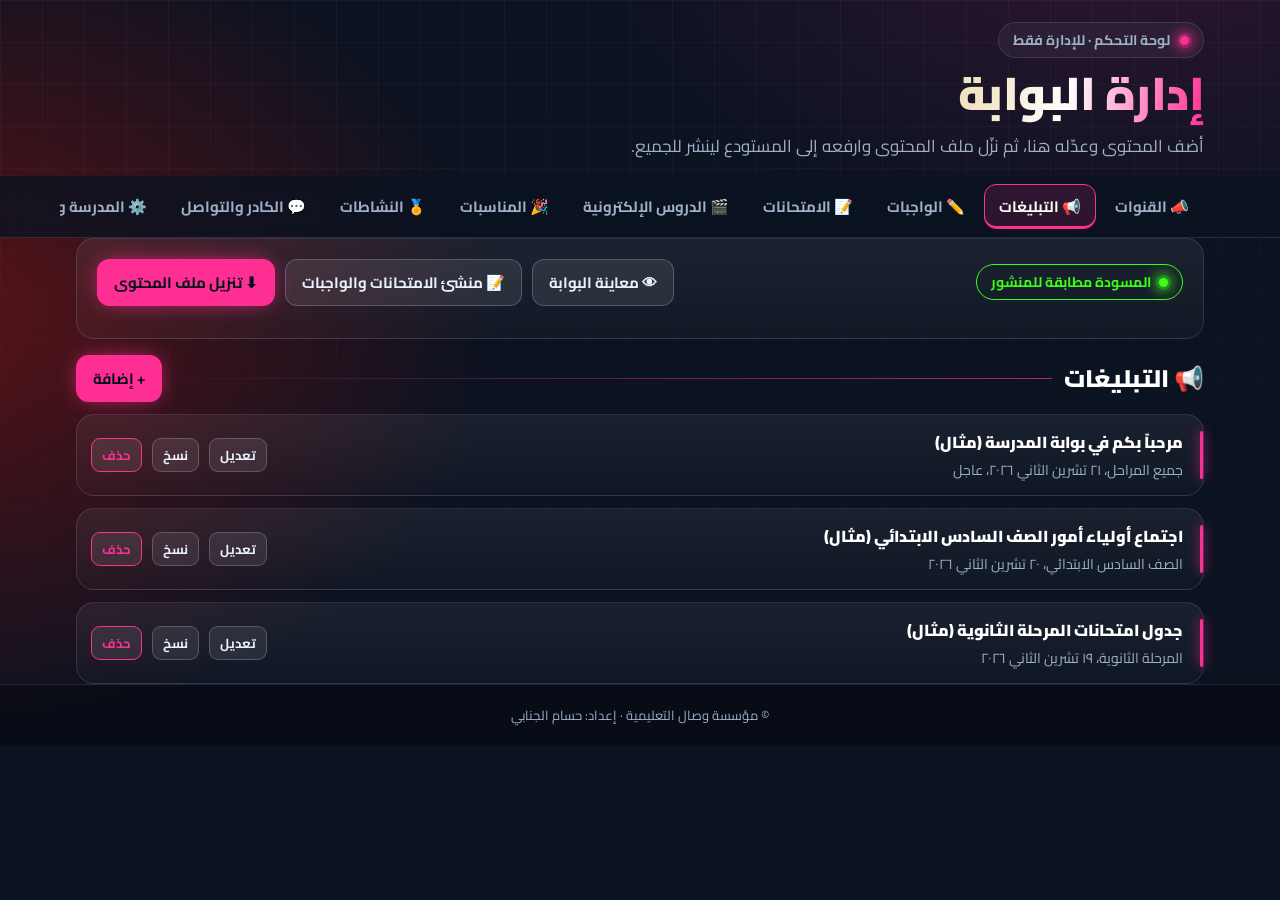
<file: admin-static.html>
<!DOCTYPE html>
<html lang="ar" dir="rtl">
<head>
<meta charset="utf-8">
<meta name="viewport" content="width=device-width,initial-scale=1">
<meta name="robots" content="noindex">
<meta name="theme-color" content="#0B1220">
<title>لوحة إدارة البوابة</title>
<link rel="stylesheet" href="assets/fonts/cairo.css">
<link rel="stylesheet" href="assets/style.css">
<script src="assets/common.js"></script>
<script src="data/content.js"></script>
<style>
.hero{padding:22px 0 14px}
.hero h1{font-size:clamp(28px,5vw,46px)}
.bar{display:flex;justify-content:space-between;align-items:center;gap:10px;flex-wrap:wrap;margin-bottom:12px}
.item{display:flex;justify-content:space-between;gap:10px;align-items:center;flex-wrap:wrap;padding:12px 20px 12px 14px}
.item .t{font-weight:900;color:#fff}
.form{border:1px solid var(--glow);box-shadow:0 0 30px -14px var(--glow);background:rgba(11,18,32,.85);border-radius:var(--r);padding:18px;margin-bottom:14px}
.check{display:flex;gap:8px;align-items:center;font-size:16px;color:var(--tx)}
.check input{width:20px;height:20px;accent-color:var(--glow)}
.state{font-weight:700;padding:4px 14px;border-radius:20px;font-size:14px;display:inline-flex;align-items:center;gap:8px}
.state.dirty{color:#FFEB00;border:1px solid #FFEB00}
.state.clean{color:#39FF14;border:1px solid #39FF14}
ol li{margin:4px 0;line-height:1.9}
.stagebox{border:1px solid var(--bd);border-radius:14px;padding:12px;background:var(--panel)}
</style>
</head>
<body>
<section class="hero">
  <div class="wrap"><div>
    <div class="chip-live"><span class="node"></span>لوحة التحكم · للإدارة فقط</div>
    <h1><span class="grad">إدارة البوابة</span></h1>
    <p>أضف المحتوى وعدّله هنا، ثم نزّل ملف المحتوى وارفعه إلى المستودع لينشر للجميع.</p>
  </div></div>
</section>
<nav class="topnav"><div class="wrap" id="nav"></div></nav>
<main class="wrap">
  <div class="panel" style="margin-bottom:16px">
    <div class="bar">
      <span id="state" class="state"></span>
      <div class="row">
        <a class="btn" href="index.html?preview=1" target="_blank">👁 معاينة البوابة</a>
        <a class="btn" href="exams.html" target="_blank">📝 منشئ الامتحانات والواجبات</a>
        <button class="pri" id="dl">⬇ تنزيل ملف المحتوى</button>
      </div>
    </div>
    <div id="warn"></div>
  </div>
  <div id="view"></div>
</main>
<footer>© مؤسسة وصال التعليمية · إعداد: حسام الجنابي</footer>

<script>
const LIVE = JSON.stringify(window.SCHOOL);
const sig = s => { let h = 0; for(const c of s) h = (h*31 + c.charCodeAt(0)) | 0; return h; };
let D = store.get(DRAFT_KEY) || JSON.parse(LIVE);
let tab = store.get('wx2-admin-tab') || 'announcements';
let editing = null;

/* الحقول: [المفتاح، التسمية، النوع، مطلوب]
   aud = الجمهور (كل المراحل أو مرحلة أو صف)، grade = صف محدد، subject = مادة حسب مرحلة الصف */
const SCHEMA = {
  channels:[['grade','القناة (جميع المراحل = قناة المدرسة العامة)','aud'],['body','نص المنشور','textarea',1],['date','التاريخ','date',1],['pinned','تثبيت في أعلى القناة','check'],['image','رابط صورة (اختياري) — لا تنشر صور التلاميذ إلا بموافقة أوليائهم','url'],['link','رابط (اختياري)','url']],
  announcements:[['title','عنوان التبليغ','text',1],['date','التاريخ','date',1],['grade','موجّه إلى','aud'],['urgent','تبليغ عاجل (يظهر أعلى الرئيسية)','check'],['body','نص التبليغ','textarea',1]],
  homework:[['title','عنوان الواجب','text',1],['grade','الصف','grade',1],['subject','المادة','subject',1],['date','تاريخ الإعطاء','date',1],['due','آخر موعد للتسليم','date'],['body','تفاصيل الواجب','textarea',1],['link','رابط واجب تفاعلي (اختياري) — أنشئه من «منشئ الامتحانات» والصقه هنا','url']],
  exams:[['title','عنوان الامتحان','text',1],['grade','الصف','grade',1],['subject','المادة','subject',1],['date','تاريخ الامتحان (يُفتح الرابط في هذا اليوم)','date',1],['body','ملاحظات ومفردات الامتحان','textarea'],['link','رابط الامتحان الإلكتروني (اختياري)','url']],
  lessons:[['title','عنوان الدرس','text',1],['grade','الصف','grade',1],['subject','المادة','subject',1],['kind','نوع الدرس','select:فيديو|درس تفاعلي|ملف|رابط'],['date','تاريخ النشر','date',1],['body','وصف مختصر','textarea'],['link','رابط الدرس (يوتيوب يُعرض داخل البوابة)','url',1]],
  events:[['title','اسم المناسبة','text',1],['date','التاريخ','date',1],['grade','تخص','aud'],['place','المكان','text'],['body','التفاصيل','textarea']],
  activities:[['title','عنوان النشاط','text',1],['date','التاريخ','date',1],['grade','تخص','aud'],['body','وصف النشاط','textarea',1],['image','رابط صورة (اختياري) — لا تنشر صور التلاميذ إلا بموافقة أوليائهم','url'],['link','رابط إضافي (اختياري)','url']],
  staff:[['name','الاسم','text',1],['role','الصفة','select:المشرف العام|مدير المرحلة الابتدائية|مدير المرحلة الثانوية|معاون المدير|معلم|معلمة|مدرّس|مدرّسة|المرشد التربوي|الإدارة'],['stage','المرحلة','stage'],['subjects','المواد','text'],['grades','الصفوف','text'],['whatsapp','رقم واتساب بالصيغة الدولية، مثل 9647XXXXXXXXX','tel'],['telegram','اسم مستخدم تلكرام (اختياري)','text']]
};
const TABS = {...Object.fromEntries(Object.entries(SECTIONS).filter(([k]) => k !== 'contact').map(([k, s]) => [k, s.icon + ' ' + s.label])), staff:'💬 الكادر والتواصل', settings:'⚙️ المدرسة والمراحل', publish:'🚀 النشر'};
const THEME_OF = {staff:'contact', settings:'exams', publish:'homework'};

function save(){
  if(store.get(DRAFT_KEY) === null) store.set(BASE_KEY, sig(LIVE));
  store.set(DRAFT_KEY, D); status();
}
function status(){
  const dirty = JSON.stringify(D) !== LIVE;
  $('#state').className = 'state ' + (dirty ? 'dirty' : 'clean');
  $('#state').innerHTML = `<span class="node" style="--glow:${dirty ? '#FFEB00' : '#39FF14'}"></span>${dirty ? 'لديك تعديلات لم تُنشر بعد' : 'المسودة مطابقة للمنشور'}`;
  const b = store.get(BASE_KEY), stale = dirty && b !== null && b !== sig(LIVE);
  $('#warn').innerHTML = stale ? '<div class="alert">تغيّر المحتوى المنشور منذ بدأت هذه المسودة (ربما عُدّل من جهاز آخر). إن نشرت مسودتك فستحلّ محلّه. لبدء مسودة جديدة من المنشور استخدم «التراجع إلى المنشور» في قسم النشر.</div>' : '';
}
function drawNav(){ $('#nav').innerHTML = Object.entries(TABS).map(([k, l]) => `<a href="#" data-k="${k}" class="${k === tab ? 'on' : ''}">${l}</a>`).join(''); }
$('#nav').onclick = e => { const a = e.target.closest('[data-k]'); if(!a) return; e.preventDefault(); tab = a.dataset.k; editing = null; store.set('wx2-admin-tab', tab); draw(); };

/* ============ النماذج ============ */
function field([k, l, type, req], v, it){
  const r = req ? ' <span style="color:var(--hot)">*</span>' : '';
  const lab = `<label for="f-${k}">${l}${r}</label>`;
  if(type === 'check') return `<div class="full"><label class="check"><input type="checkbox" data-f="${k}" ${v ? 'checked' : ''}> ${l}</label></div>`;
  if(type === 'textarea') return `<div class="full">${lab}<textarea id="f-${k}" data-f="${k}">${esc(v)}</textarea></div>`;
  if(type === 'aud') return `<div>${lab}<select id="f-${k}" data-f="${k}">${audienceOptions(D, v)}</select></div>`;
  if(type === 'grade') return `<div>${lab}<select id="f-${k}" data-f="${k}">${audienceOptions(D, v || allGrades(D)[0], {all:false, stages:false})}</select></div>`;
  if(type === 'subject') return `<div>${lab}<select id="f-${k}" data-f="${k}">${subjectOpts(it.grade || allGrades(D)[0], v)}</select></div>`;
  if(type === 'stage') return `<div>${lab}<select id="f-${k}" data-f="${k}"><option value="">جميع المراحل</option>${D.stages.map(s => `<option${s.name === v ? ' selected' : ''}>${esc(s.name)}</option>`).join('')}</select></div>`;
  if(type.startsWith('select:')) return `<div>${lab}<select id="f-${k}" data-f="${k}">${type.slice(7).split('|').map(o => `<option${o === v ? ' selected' : ''}>${o}</option>`).join('')}</select></div>`;
  const full = type === 'url' || k === 'title' ? ' class="full"' : '';
  return `<div${full}>${lab}<input id="f-${k}" type="${type === 'url' ? 'text' : type}" data-f="${k}" value="${esc(v)}" ${type === 'url' || type === 'tel' ? 'dir="ltr" placeholder="https://…"' : ''}></div>`;
}
const subjectOpts = (g, v) => subjectsFor(D, g).map(s => `<option${s === v ? ' selected' : ''}>${esc(s)}</option>`).join('');
function summary(it){
  const bits = [it.grade !== undefined && audienceLabel(it.grade), it.subject, it.date && fmtDate(it.date, {day:'numeric', month:'long', year:'numeric'}), it.role, it.stage && 'المرحلة ' + it.stage, it.urgent && 'عاجل'].filter(Boolean);
  return `<span class="t">${esc(it.title || it.name || (it.body || '').slice(0, 70))}</span><div class="muted">${esc(bits.join('، '))}</div>`;
}
function listTab(k){
  const arr = D[k] || (D[k] = []);
  const ed = editing && editing.k === k ? (editing.id ? arr.find(x => x.id === editing.id) : {}) : null;
  const sorted = arr.slice().sort((a, b) => (b.date || '').localeCompare(a.date || ''));
  return `
    <div class="bar"><h2 class="sec" style="margin:0;flex:1">${TABS[k]}</h2>${ed ? '' : '<button class="pri" id="add">+ إضافة</button>'}</div>
    ${ed ? `<div class="form" id="form">
      <h3>${editing.id ? 'تعديل' : 'إضافة جديدة'}</h3>
      <div class="grid">${SCHEMA[k].map(f => field(f, ed[f[0]] ?? (f[0] === 'date' ? todayISO() : ''), ed)).join('')}</div>
      <div id="ferr"></div>
      <div class="row" style="margin-top:14px"><button class="pri" id="ok">حفظ</button><button id="cancel">إلغاء</button></div>
    </div>` : ''}
    <div class="list">${sorted.map(it => `
      <div class="card item" style="--g:${(SECTIONS[k] || SECTIONS.contact).glow}"><div>${summary(it)}</div>
        <div class="row"><button class="sm" data-ed="${esc(it.id)}">تعديل</button><button class="sm" data-cp="${esc(it.id)}">نسخ</button><button class="sm warn" data-rm="${esc(it.id)}">حذف</button></div>
      </div>`).join('') || '<div class="empty">لا يوجد شيء بعد. اضغط «إضافة».</div>'}</div>`;
}
function wireList(k){
  const arr = D[k];
  $('#add') && ($('#add').onclick = () => { editing = {k, id:null}; draw(); $('#form [data-f]')?.focus(); });
  $$('[data-ed]').forEach(b => b.onclick = () => { editing = {k, id:b.dataset.ed}; draw(); $('#form').scrollIntoView({block:'start'}); });
  $$('[data-cp]').forEach(b => b.onclick = () => { const c = {...arr.find(x => x.id === b.dataset.cp), id:uid()}; if(c.title) c.title += ' (نسخة)'; arr.push(c); save(); editing = {k, id:c.id}; draw(); });
  $$('[data-rm]').forEach(b => b.onclick = () => { const it = arr.find(x => x.id === b.dataset.rm); ask(`حذف «${it.title || it.name || (it.body || "").slice(0, 40)}»؟`, 'حذف').then(ok => { if(ok){ arr.splice(arr.indexOf(it), 1); save(); draw(); } }); });
  if(!$('#form')) return;
  /* تتغير قائمة المواد حسب مرحلة الصف المختار */
  const g = $('#form [data-f=grade]'), sub = $('#form [data-f=subject]');
  if(g && sub) g.onchange = () => { const v = sub.value; sub.innerHTML = subjectOpts(g.value, v); };
  $('#cancel').onclick = () => { editing = null; draw(); };
  $('#ok').onclick = () => {
    const o = {};
    $$('#form [data-f]').forEach(el => o[el.dataset.f] = el.type === 'checkbox' ? el.checked : el.value.trim());
    const miss = SCHEMA[k].find(([f, , , req]) => req && !o[f]);
    const err = t => $('#ferr').innerHTML = `<div class="alert">${t}</div>`;
    if(miss) return err(`الحقل «${miss[1].split(' (')[0].split(' —')[0]}» مطلوب.`);
    if(o.due && o.date && o.due < o.date) return err('آخر موعد للتسليم قبل تاريخ الإعطاء.');
    if(['link', 'image'].some(f => o[f] && /\s/.test(o[f]))) return err('الرابط يحتوي على مسافات، تأكد من نسخه كاملاً.');
    if(o.whatsapp && !/^\d{10,15}$/.test(o.whatsapp.replace(/\D/g, ''))) return err('رقم واتساب غير صحيح. اكتبه بالصيغة الدولية مثل 9647XXXXXXXXX.');
    if(editing.id) Object.assign(arr.find(x => x.id === editing.id), o); else arr.push({id:uid(), ...o});
    editing = null; save(); draw(); toast('تم الحفظ في المسودة');
  };
}

/* ============ المدرسة والمراحل ============ */
function settingsTab(){
  const s = D.school;
  const f = (k, l, wide, t='text') => `<div${wide ? ' class="full"' : ''}><label>${l}</label><input type="${t}" data-s="${k}" value="${esc(s[k])}"></div>`;
  return `
    <h2 class="sec" style="margin-top:0">⚙️ بيانات المدرسة</h2>
    <div class="panel"><div class="grid">
      ${f('name', 'اسم المدرسة', 1)}${f('slogan', 'العبارة التعريفية', 1)}${f('founded', 'سنة التأسيس', 0, 'number')}${f('year', 'العام الدراسي')}${f('hours', 'أوقات الدوام')}${f('address', 'العنوان')}${f('phone', 'هاتف المدرسة')}
    </div></div>
    <h2 class="sec">🏫 المراحل والصفوف والمواد</h2>
    <div class="cols">${D.stages.map((st, i) => `
      <div class="stagebox">
        <label>اسم المرحلة</label><input data-st="${i}" data-p="name" value="${esc(st.name)}">
        <div class="grid" style="margin-top:10px">
          <div><label>الصفوف (صف في كل سطر)</label><textarea data-st="${i}" data-p="grades" style="min-height:200px">${esc(st.grades.join('\n'))}</textarea></div>
          <div><label>المواد (مادة في كل سطر)</label><textarea data-st="${i}" data-p="subjects" style="min-height:200px">${esc(st.subjects.join('\n'))}</textarea></div>
        </div>
      </div>`).join('')}</div>
    <p class="muted">تنبيه: إن غيّرت اسم صف أو مرحلة فالعناصر القديمة المرتبطة بالاسم القديم تحتاج تعديلاً يدوياً.</p>
    <div class="row" style="margin-top:12px"><button class="pri" id="sv">حفظ الإعدادات</button></div>`;
}
function wireSettings(){
  $('#sv').onclick = () => {
    const lines = t => [...new Set(t.split('\n').map(x => x.trim()).filter(Boolean))];
    const st = D.stages.map((s, i) => ({
      name: $(`[data-st="${i}"][data-p=name]`).value.trim(),
      grades: lines($(`[data-st="${i}"][data-p=grades]`).value),
      subjects: lines($(`[data-st="${i}"][data-p=subjects]`).value)
    }));
    if(st.some(s => !s.name || !s.grades.length || !s.subjects.length)) return toast('لكل مرحلة اسم وصف ومادة على الأقل');
    $$('[data-s]').forEach(el => D.school[el.dataset.s] = el.type === 'number' ? (+el.value || '') : el.value.trim());
    D.stages = st; save(); toast('حُفظت الإعدادات');
  };
}

/* ============ النشر ============ */
const fileText = () => '/* محتوى بوابة المدرسة — يُنشأ هذا الملف من لوحة الإدارة (admin.html) ثم يُرفع مكان القديم */\nwindow.SCHOOL = ' + JSON.stringify(D, null, 1) + ';\n';
function download(){
  const a = document.createElement('a');
  a.href = URL.createObjectURL(new Blob([fileText()], {type:'text/javascript'}));
  a.download = 'content.js'; a.click(); setTimeout(() => URL.revokeObjectURL(a.href), 1000);
}
$('#dl').onclick = download;
function publishTab(){
  return `
    <h2 class="sec" style="margin-top:0">🚀 نشر التعديلات للجميع</h2>
    <div class="panel">
      <p>كل ما تضيفه في هذه اللوحة يُحفظ على هذا الجهاز فقط. لينشر للتلاميذ وأولياء الأمور:</p>
      <ol>
        <li>اضغط <b>«تنزيل ملف المحتوى»</b> فينزل ملف اسمه <code>content.js</code>.</li>
        <li>افتح مستودع الموقع في GitHub، ثم مجلد <code>data</code>.</li>
        <li>اختر <b>Add file ← Upload files</b> وارفع الملف <code>content.js</code> (يحلّ محلّ القديم).</li>
        <li>اضغط <b>Commit changes</b>. يظهر التحديث في الموقع خلال دقائق.</li>
      </ol>
      <div class="row" style="margin-top:10px"><button class="pri" id="dl2">⬇ تنزيل ملف المحتوى</button></div>
      <h3 style="margin-top:22px">صلاحيات الإدارة</h3>
      <p class="muted" style="line-height:1.9">النشر لا يتم إلا بحساب GitHub المالك للمستودع، فهو المتحكم الأول. يستطيع المشرف العام ومدير الثانوية إعداد تعديلاتهم في هذه اللوحة وإرسال ملف <code>content.js</code> إلى المالك ليراجعه وينشره. ولا تحتاج اللوحة كلمة مرور لأنها لا تنشر شيئاً بنفسها.</p>
      <h3 style="margin-top:18px">أدوات أخرى</h3>
      <div class="row">
        <button id="imp">فتح ملف محتوى من الجهاز</button>
        <button class="warn" id="reset">التراجع إلى المنشور (حذف المسودة)</button>
        <input type="file" id="file" accept=".js,.json" hidden>
      </div>
    </div>`;
}
function wirePublish(){
  $('#dl2').onclick = download;
  $('#imp').onclick = () => $('#file').click();
  $('#file').onchange = async e => {
    try{
      const t = await e.target.files[0].text();
      const o = JSON.parse(t.slice(t.indexOf('{'), t.lastIndexOf('}') + 1));
      if(!o.school || !Array.isArray(o.stages)) throw 0;
      D = o; save(); draw(); toast('تم فتح الملف');
    }catch(_){ toast('الملف غير صالح'); }
  };
  $('#reset').onclick = () => { ask('ستُحذف كل التعديلات غير المنشورة. متأكد؟', 'نعم، احذف المسودة').then(ok => { if(ok){ D = JSON.parse(LIVE); store.del(DRAFT_KEY); store.set(BASE_KEY, sig(LIVE)); status(); draw(); } }); };
}

function draw(){
  drawNav(); theme(SECTIONS[tab] ? tab : THEME_OF[tab]);
  const v = $('#view');
  if(tab === 'settings'){ v.innerHTML = settingsTab(); wireSettings(); }
  else if(tab === 'publish'){ v.innerHTML = publishTab(); wirePublish(); }
  else { v.innerHTML = listTab(tab); wireList(tab); }
  v.classList.remove('fade'); void v.offsetWidth; v.classList.add('fade');
}
status(); draw();
</script>
</body>
</html>
</file>
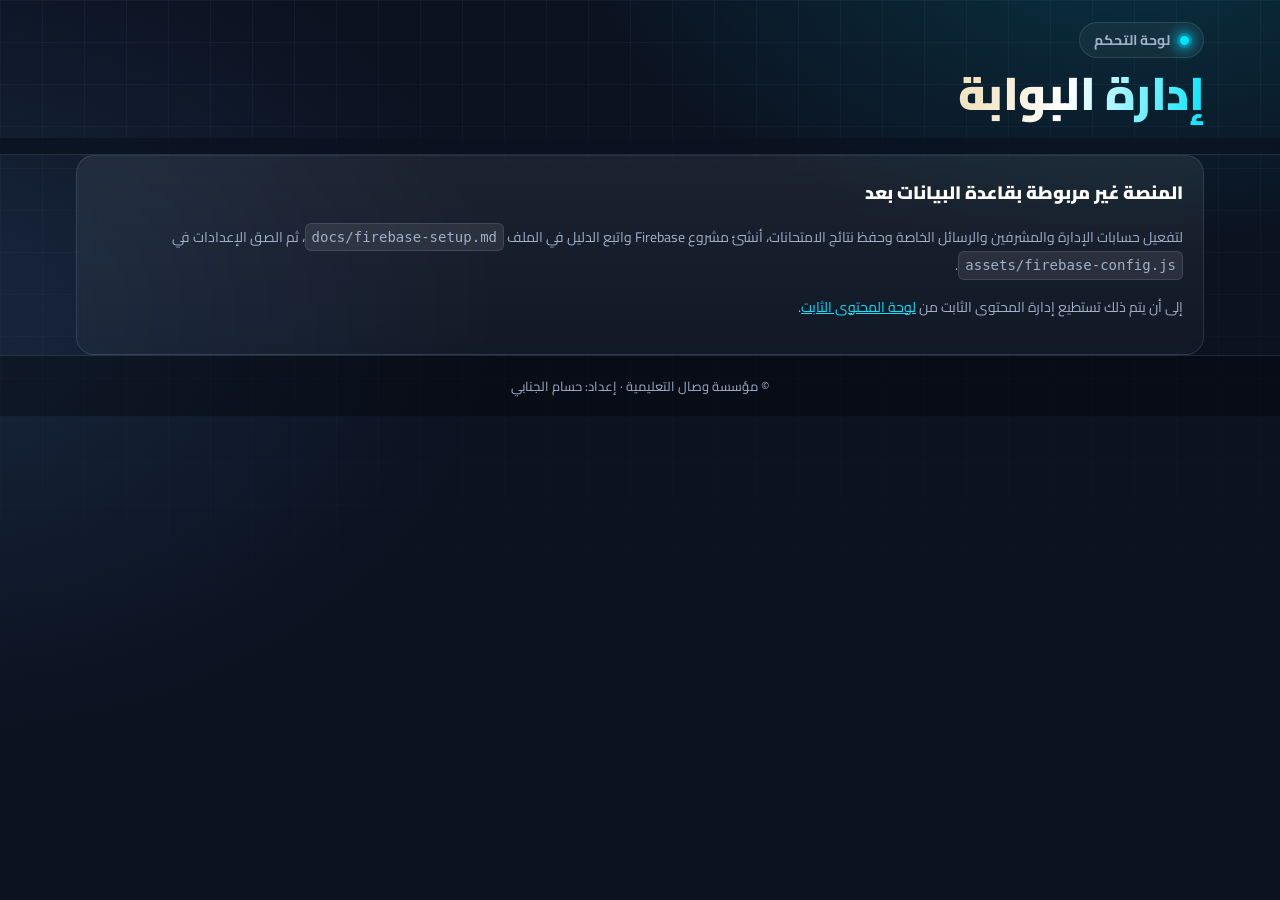
<file: admin.html>
<!DOCTYPE html>
<html lang="ar" dir="rtl">
<head>
<meta charset="utf-8">
<meta name="viewport" content="width=device-width,initial-scale=1">
<meta name="robots" content="noindex">
<meta name="theme-color" content="#0B1220">
<title>لوحة إدارة البوابة</title>
<link rel="stylesheet" href="assets/fonts/cairo.css">
<link rel="stylesheet" href="assets/style.css">
<script src="assets/common.js"></script>
<script src="data/content.js"></script>
<script src="assets/firebase-config.js"></script>
<style>
.hero{padding:22px 0 14px}
.hero h1{font-size:clamp(28px,5vw,46px)}
.bar{display:flex;justify-content:space-between;align-items:center;gap:10px;flex-wrap:wrap;margin-bottom:12px}
.item{display:flex;justify-content:space-between;gap:10px;align-items:center;flex-wrap:wrap;padding:12px 20px 12px 14px}
.item .t{font-weight:900;color:#fff}
.form{border:1px solid var(--glow);box-shadow:0 0 30px -14px var(--glow);background:rgba(11,18,32,.85);border-radius:var(--r);padding:18px;margin-bottom:14px}
.check{display:flex;gap:8px;align-items:center;font-size:16px;color:var(--tx)}
.check input{width:20px;height:20px;accent-color:var(--glow)}
.stagebox{border:1px solid var(--bd);border-radius:14px;padding:12px;background:var(--panel)}
.who{display:flex;align-items:center;gap:10px;flex-wrap:wrap}
.types{display:flex;gap:6px;flex-wrap:wrap;margin-bottom:14px}
.types button.on{background:color-mix(in srgb,var(--glow) 18%,transparent);border-color:var(--glow);color:#fff}
ol li{margin:4px 0;line-height:1.9}
</style>
</head>
<body>
<section class="hero">
  <div class="wrap">
    <div class="chip-live"><span class="node"></span><span id="kick">لوحة التحكم</span></div>
    <h1><span class="grad">إدارة البوابة</span></h1>
    <div class="who" id="who"></div>
  </div>
</section>
<nav class="topnav"><div class="wrap" id="nav"></div></nav>
<main class="wrap"><div id="view"><div class="empty">جارٍ التحميل…</div></div></main>
<footer>© مؤسسة وصال التعليمية · إعداد: حسام الجنابي</footer>

<script type="module">
import {LIVE, init, F, A, db, auth, ap, toEmail, userName, profile, docs, now, tsText, errText, newCode, isPublicGrade} from './assets/db.js';

const view = $('#view');
const err = (t, el='#ferr') => { const b = $(el); if(b) b.innerHTML = `<div class="alert">${esc(t)}</div>`; };
const busy = (btn, on) => { if(btn){ btn.disabled = on; if(on){ btn.dataset.t = btn.textContent; btn.textContent = 'جارٍ…'; } else if(btn.dataset.t) btn.textContent = btn.dataset.t; } };

/* ============ بدون Firebase: دليل التشغيل ============ */
if(!LIVE){
  theme('exams');
  view.innerHTML = `
    <div class="panel">
      <h3>المنصة غير مربوطة بقاعدة البيانات بعد</h3>
      <p class="muted" style="line-height:1.9">لتفعيل حسابات الإدارة والمشرفين والرسائل الخاصة وحفظ نتائج الامتحانات، أنشئ مشروع Firebase واتبع الدليل في الملف <code>docs/firebase-setup.md</code>، ثم الصق الإعدادات في <code>assets/firebase-config.js</code>.</p>
      <p class="muted">إلى أن يتم ذلك تستطيع إدارة المحتوى الثابت من <a href="admin-static.html">لوحة المحتوى الثابت</a>.</p>
    </div>`;
  await new Promise(() => {});   // نتوقف هنا بلا قاعدة بيانات
}

let ME = null, SITE = null, tab = store.get('wx3-tab') || 'posts';
try{ await init(); }catch(e){ view.innerHTML = `<div class="alert">تعذّر تحميل قاعدة البيانات: ${esc(errText(e))}</div>`; await new Promise(() => {}); }

/* ============ الدخول وإنشاء حساب المالك ============ */
async function start(){
  ME = await profile().catch(() => null);
  if(ME && !ME.active){ await A.signOut(auth); ME = null; }
  if(!ME) return (await F.getDoc(F.doc(db, 'meta', 'owner'))).exists() ? loginView() : ownerSetupView();
  await loadSettings();
  dashboard();
}
async function loadSettings(){
  const s = await F.getDoc(F.doc(db, 'settings', 'school'));
  SITE = s.exists() ? s.data() : {school: window.SCHOOL.school, stages: window.SCHOOL.stages};
}
function header(){
  $('#who').innerHTML = ME ? `<span class="tag">${esc(ME.name)}</span><span class="pill ${ME.role === 'owner' ? 'info' : 'on'}">${ME.role === 'owner' ? 'المالك — مشرف القنوات' : 'مشرف واجبات'}</span><button class="sm" id="out">تسجيل الخروج</button>` : '';
  if($('#out')) $('#out').onclick = async () => { await A.signOut(auth); location.reload(); };
}
function loginView(){
  theme('exams'); $('#nav').innerHTML = ''; header();
  view.innerHTML = `
    <div class="panel login">
      <h3>🔐 تسجيل الدخول</h3>
      <p class="muted">للمالك والمشرفين فقط. يحصل المشرف على اسم المستخدم وكلمة السر من المالك.</p>
      <form id="f" class="grid" style="grid-template-columns:1fr">
        <div><label for="u">اسم المستخدم</label><input id="u" dir="ltr" autocomplete="username" required></div>
        <div><label for="p">كلمة السر</label><input id="p" type="password" dir="ltr" autocomplete="current-password" required></div>
        <div id="ferr"></div>
        <button class="pri" id="go">دخول</button>
      </form>
    </div>`;
  $('#f').onsubmit = async e => {
    e.preventDefault(); const b = $('#go'); busy(b, true);
    try{
      await A.signInWithEmailAndPassword(auth, toEmail($('#u').value), $('#p').value);
      const p = await profile();
      if(!p || !p.active){ await A.signOut(auth); throw {code: 'disabled'}; }
      start();
    }catch(x){ busy(b, false); err(x.code === 'disabled' ? 'هذا الحساب غير مفعّل. راجع مالك الموقع.' : errText(x)); }
  };
}
function ownerSetupView(){
  theme('homework'); $('#nav').innerHTML = ''; header();
  view.innerHTML = `
    <div class="panel login">
      <h3>👑 إنشاء حساب المالك</h3>
      <p class="muted" style="line-height:1.9">هذه الخطوة مرة واحدة فقط. أول من ينشئ الحساب يصبح المالك والمتحكم الأول، ولا يمكن تغييره بعدها. أنشئه الآن قبل نشر رابط الموقع.</p>
      <form id="f" class="grid" style="grid-template-columns:1fr">
        <div><label for="n">الاسم الكامل</label><input id="n" required></div>
        <div><label for="t">الصفة</label><input id="t" value="مدير المرحلة الابتدائية"></div>
        <div><label for="u">اسم المستخدم (حروف إنكليزية وأرقام)</label><input id="u" dir="ltr" autocomplete="username" pattern="[A-Za-z0-9._@\\-]{3,}" required></div>
        <div><label for="p">كلمة السر (٨ أحرف على الأقل)</label><input id="p" type="password" dir="ltr" minlength="8" autocomplete="new-password" required></div>
        <div><label for="p2">أعد كتابة كلمة السر</label><input id="p2" type="password" dir="ltr" minlength="8" autocomplete="new-password" required></div>
        <div id="ferr"></div>
        <button class="pri" id="go">إنشاء حساب المالك</button>
      </form>
    </div>`;
  $('#f').onsubmit = async e => {
    e.preventDefault();
    if($('#p').value !== $('#p2').value) return err('كلمتا السر غير متطابقتين.');
    const b = $('#go'); busy(b, true);
    try{
      if(!auth.currentUser || auth.currentUser.isAnonymous) await A.createUserWithEmailAndPassword(auth, toEmail($('#u').value), $('#p').value);
      const uid = auth.currentUser.uid, name = $('#n').value.trim(), title = $('#t').value.trim();
      const w = F.writeBatch(db);
      w.set(F.doc(db, 'meta', 'owner'), {uid, at: now()});
      w.set(F.doc(db, 'users', uid), {name, title, username: userName(auth.currentUser.email), role: 'owner', active: true, inbox: true, stage: '', createdAt: now()});
      await w.commit();
      const w2 = F.writeBatch(db);
      w2.set(F.doc(db, 'settings', 'school'), {school: window.SCHOOL.school, stages: window.SCHOOL.stages});
      w2.set(F.doc(db, 'directory', uid), {name, title, stage: '', subjects: '', grades: '', inbox: true});
      await w2.commit();
      toast('تم إنشاء حساب المالك'); start();
    }catch(x){ busy(b, false); err(errText(x)); }
  };
}

/* ============ اللوحة ============ */
const TABS = () => ({
  posts: ME.role === 'owner' ? '📰 المنشورات' : '✏️ الواجبات', tests: ME.role === 'owner' ? '📝 الاختبارات والنتائج' : '📝 الواجبات الإلكترونية',
  ...(ME.role === 'owner' || ME.inbox ? {inbox: '💬 الرسائل'} : {}),
  ...(ME.role === 'owner' ? {classes: '🔑 الصفوف والرموز'} : {}),
  ...(ME.role === 'owner' ? {accounts: '👥 الحسابات والصلاحيات', school: '⚙️ المدرسة والمراحل'} : {}),
  me: '👤 حسابي'
});
function dashboard(){
  header();
  $('#kick').textContent = SITE.school.name;
  if(!TABS()[tab]) tab = 'posts';
  $('#nav').innerHTML = Object.entries(TABS()).map(([k, l]) => `<a href="#" data-k="${k}" class="${k === tab ? 'on' : ''}">${l}</a>`).join('');
  $('#nav').onclick = e => { const a = e.target.closest('[data-k]'); if(!a) return; e.preventDefault(); tab = a.dataset.k; store.set('wx3-tab', tab); dashboard(); };
  stopLive();
  ({posts: postsTab, tests: testsTab, inbox: inboxTab, classes: classesTab, accounts: accountsTab, school: schoolTab, me: meTab})[tab]();
}
let unsub = null;
const stopLive = () => { if(unsub){ unsub(); unsub = null; } };
const myGrades = () => ME.role === 'owner' ? [] : (ME.gradesList || []);
const D = () => myGrades().length ? {...SITE, stages: SITE.stages.map(s => ({...s, grades: s.grades.filter(g => myGrades().includes(g))})).filter(s => s.grades.length)} : SITE;
const postTypes = () => ME.role === 'owner' ? Object.keys(SCHEMA) : ['homework'];
const canEdit = it => ME.role === 'owner' || it.authorUid === ME.uid;

/* ============ المنشورات ============ */
const SCHEMA = {
  channels:[['grade','القناة (جميع المراحل = قناة المدرسة العامة)','aud'],['body','نص المنشور','textarea',1],['date','التاريخ','date',1],['pinned','تثبيت في أعلى القناة','check'],['image','رابط صورة (اختياري) — لا تنشر صور التلاميذ إلا بموافقة أوليائهم','url'],['link','رابط (اختياري)','url']],
  announcements:[['title','عنوان التبليغ','text',1],['date','التاريخ','date',1],['grade','موجّه إلى','aud'],['urgent','تبليغ عاجل (يظهر أعلى الرئيسية)','check'],['body','نص التبليغ','textarea',1]],
  homework:[['title','عنوان الواجب','text',1],['grade','الصف','grade',1],['subject','المادة','subject',1],['date','تاريخ الإعطاء','date',1],['due','آخر موعد للتسليم','date'],['body','تفاصيل الواجب','textarea',1],['link','رابط إضافي (اختياري)','url']],
  exams:[['title','عنوان الامتحان','text',1],['grade','الصف','grade',1],['subject','المادة','subject',1],['date','تاريخ الامتحان','date',1],['body','ملاحظات ومفردات الامتحان','textarea'],['link','رابط إضافي (اختياري)','url']],
  lessons:[['title','عنوان الدرس','text',1],['grade','الصف','grade',1],['subject','المادة','subject',1],['kind','نوع الدرس','select:فيديو|درس تفاعلي|ملف|رابط'],['date','تاريخ النشر','date',1],['body','وصف مختصر','textarea'],['link','رابط الدرس (يوتيوب يُعرض داخل البوابة)','url',1]],
  events:[['title','اسم المناسبة','text',1],['date','التاريخ','date',1],['grade','تخص','aud'],['place','المكان','text'],['body','التفاصيل','textarea']],
  activities:[['title','عنوان النشاط','text',1],['date','التاريخ','date',1],['grade','تخص','aud'],['body','وصف النشاط','textarea',1],['image','رابط صورة (اختياري) — لا تنشر صور التلاميذ إلا بموافقة أوليائهم','url'],['link','رابط إضافي (اختياري)','url']]
};
let ptype = store.get('wx3-ptype') || 'announcements', editing = null, POSTS = [];
const subjectOpts = (g, v) => subjectsFor(D(), g).map(s => `<option${s === v ? ' selected' : ''}>${esc(s)}</option>`).join('');
function field([k, l, type, req], v, it){
  const r = req ? ' <span style="color:var(--hot)">*</span>' : '', lab = `<label for="f-${k}">${l}${r}</label>`;
  if(type === 'check') return `<div class="full"><label class="check"><input type="checkbox" data-f="${k}" ${v ? 'checked' : ''}> ${l}</label></div>`;
  if(type === 'textarea') return `<div class="full">${lab}<textarea id="f-${k}" data-f="${k}">${esc(v)}</textarea></div>`;
  if(type === 'aud') return `<div>${lab}<select id="f-${k}" data-f="${k}">${audienceOptions(D(), v)}</select></div>`;
  if(type === 'grade') return `<div>${lab}<select id="f-${k}" data-f="${k}">${audienceOptions(D(), v || allGrades(D())[0], {all:false, stages:false})}</select></div>`;
  if(type === 'subject') return `<div>${lab}<select id="f-${k}" data-f="${k}">${subjectOpts(it.grade || allGrades(D())[0], v)}</select></div>`;
  if(type.startsWith('select:')) return `<div>${lab}<select id="f-${k}" data-f="${k}">${type.slice(7).split('|').map(o => `<option${o === v ? ' selected' : ''}>${o}</option>`).join('')}</select></div>`;
  const full = type === 'url' || k === 'title' ? ' class="full"' : '';
  return `<div${full}>${lab}<input id="f-${k}" type="${type === 'url' ? 'text' : type}" data-f="${k}" value="${esc(v)}" ${type === 'url' ? 'dir="ltr" placeholder="https://…"' : ''}></div>`;
}
async function postsTab(){
  if(!postTypes().includes(ptype)) ptype = postTypes()[0];
  theme(ptype);
  view.innerHTML = '<div class="empty">جارٍ تحميل المنشورات…</div>';
  try{ POSTS = docs(await F.getDocs(F.query(F.collection(db, 'posts'), F.where('type', '==', ptype)))); }
  catch(x){ view.innerHTML = `<div class="alert">${esc(errText(x))}</div>`; return; }
  drawPosts();
}
function drawPosts(){
  const ed = editing ? (editing.id ? POSTS.find(x => x.id === editing.id) : {}) : null;
  const list = POSTS.slice().sort((a, b) => (b.date || '').localeCompare(a.date || ''));
  const schema = SCHEMA[ptype].filter(f => !(ed && ed.examId && f[0] === 'link'));
  view.innerHTML = `
    <div class="types" ${postTypes().length < 2 ? 'hidden' : ''}>${postTypes().map(k => `<button data-t="${k}" class="${k === ptype ? 'on' : ''}">${SECTIONS[k].icon} ${SECTIONS[k].label}</button>`).join('')}</div>
    <div class="bar"><h2 class="sec" style="margin:0;flex:1">${SECTIONS[ptype].icon} ${SECTIONS[ptype].label}</h2>${ed ? '' : '<button class="pri" id="add">+ إضافة</button>'}</div>
    ${['homework', 'exams'].includes(ptype) && !ed ? '<p class="muted">لإنشاء اختبار أو واجب إلكتروني يُصحَّح تلقائياً استخدم قسم «الاختبارات والنتائج»، ويظهر هنا تلقائياً.</p>' : ''}
    ${ed ? `<div class="form" id="form">
      <h3>${editing.id ? 'تعديل' : 'إضافة جديدة'}</h3>
      ${ed.examId ? '<p class="muted">هذا المنشور مرتبط باختبار إلكتروني؛ أسئلته تُعدَّل من قسم الاختبارات.</p>' : ''}
      <div class="grid">${schema.map(f => field(f, ed[f[0]] ?? (f[0] === 'date' ? todayISO() : ''), ed)).join('')}</div>
      <div id="ferr"></div>
      <div class="row" style="margin-top:14px"><button class="pri" id="ok">${editing.id ? 'حفظ التعديل' : 'نشر'}</button><button id="cancel">إلغاء</button></div>
    </div>` : ''}
    <div class="list">${list.map(it => `
      <div class="card item" style="--g:${SECTIONS[ptype].glow}">
        <div><span class="t">${esc(it.title || (it.body || '').slice(0, 70))}</span>
          <div class="muted">${esc([ptype === 'channels' ? (it.grade ? 'قناة ' + it.grade : 'قناة المدرسة العامة') : audienceLabel(it.grade || ''), it.subject, it.date && fmtDate(it.date, {day:'numeric', month:'long', year:'numeric'}), it.urgent && 'عاجل', it.examId && 'اختبار إلكتروني'].filter(Boolean).join('، '))}</div>
          <div class="muted">نشره: ${esc(it.authorName || '—')}</div></div>
        <div class="row">${canEdit(it) ? `<button class="sm" data-ed="${esc(it.id)}">تعديل</button><button class="sm warn" data-rm="${esc(it.id)}">حذف</button>` : '<span class="muted">للعرض فقط</span>'}</div>
      </div>`).join('') || '<div class="empty">لا يوجد شيء بعد. اضغط «إضافة».</div>'}</div>`;
  $$('[data-t]').forEach(b => b.onclick = () => { ptype = b.dataset.t; store.set('wx3-ptype', ptype); editing = null; postsTab(); });
  if($('#add')) $('#add').onclick = () => { editing = {id: null}; drawPosts(); };
  $$('[data-ed]').forEach(b => b.onclick = () => { editing = {id: b.dataset.ed}; drawPosts(); $('#form').scrollIntoView({block:'start'}); });
  $$('[data-rm]').forEach(b => b.onclick = async () => {
    const it = POSTS.find(x => x.id === b.dataset.rm);
    if(!await ask(`حذف «${it.title || (it.body || '').slice(0, 40)}»؟${it.examId ? ' سيُحذف المنشور فقط ويبقى الاختبار في قسم الاختبارات.' : ''}`, 'حذف')) return;
    try{ await F.deleteDoc(F.doc(db, 'posts', it.id)); toast('حُذف'); postsTab(); }catch(x){ toast(errText(x)); }
  });
  if(!$('#form')) return;
  const g = $('#form [data-f=grade]'), sub = $('#form [data-f=subject]');
  if(g && sub) g.onchange = () => { sub.innerHTML = subjectOpts(g.value, sub.value); };
  $('#cancel').onclick = () => { editing = null; drawPosts(); };
  $('#ok').onclick = async () => {
    const o = {};
    $$('#form [data-f]').forEach(el => o[el.dataset.f] = el.type === 'checkbox' ? el.checked : el.value.trim());
    const miss = schema.find(([f, , , req]) => req && !o[f]);
    if(miss) return err(`الحقل «${miss[1].split(' (')[0].split(' —')[0]}» مطلوب.`);
    if(o.due && o.date && o.due < o.date) return err('آخر موعد للتسليم قبل تاريخ الإعطاء.');
    if(['link', 'image'].some(f => o[f] && /\s/.test(o[f]))) return err('الرابط يحتوي على مسافات، تأكد من نسخه كاملاً.');
    const b = $('#ok'); busy(b, true);
    try{
      if(o.grade === undefined) o.grade = ''; o.public = isPublicGrade(o.grade);
      if(editing.id) await F.updateDoc(F.doc(db, 'posts', editing.id), {...o, updatedAt: now()});
      else await F.setDoc(F.doc(F.collection(db, 'posts')), {title: '', ...o, type: ptype, authorUid: ME.uid, authorName: ME.name, createdAt: now(), updatedAt: now()});
      editing = null; toast('تم النشر'); postsTab();
    }catch(x){ busy(b, false); err(errText(x)); }
  };
}

/* ============ الاختبارات والنتائج ============ */
const AR_N = '٠١٢٣٤٥٦٧٨٩';
function norm(s){
  return String(s || '').replace(/[ً-ْٰـ]/g, '').replace(/[أإآٱ]/g, 'ا').replace(/ة/g, 'ه').replace(/ى/g, 'ي')
    .replace(/[٠-٩]/g, d => AR_N.indexOf(d)).replace(/[.,،؛;:!?؟"'()\-]/g, ' ').replace(/(^|\s)ال(?=\S)/g, '$1').replace(/\s+/g, ' ').trim().toLowerCase();
}
const isRight = (q, key, a) => a === null || a === undefined || a === '' ? false : q.t === 'fill' ? String(key).split(/[\/|]/).map(norm).filter(Boolean).includes(norm(a)) : a === key;
const gradeOf = p => p >= 90 ? 'امتياز' : p >= 80 ? 'جيد جداً' : p >= 70 ? 'جيد' : p >= 60 ? 'متوسط' : p >= 50 ? 'مقبول' : 'راسب';
const studentLink = id => new URL('exams.html?id=' + id, location.href).href;
async function testsTab(){
  theme('exams');
  view.innerHTML = '<div class="empty">جارٍ تحميل الاختبارات…</div>';
  let list;
  try{
    const q = ME.role === 'owner' ? F.collection(db, 'exams') : F.query(F.collection(db, 'exams'), F.where('authorUid', '==', ME.uid));
    list = docs(await F.getDocs(q)).sort((a, b) => (b.date || '').localeCompare(a.date || ''));
  }catch(x){ view.innerHTML = `<div class="alert">${esc(errText(x))}</div>`; return; }
  view.innerHTML = `
    <div class="bar"><h2 class="sec" style="margin:0;flex:1">📝 الاختبارات والواجبات الإلكترونية</h2><a class="btn pri" href="exams.html?new=1">+ اختبار أو واجب جديد</a></div>
    <p class="muted">${ME.role === 'owner' ? 'يُنشأ الاختبار في صفحة المنشئ ثم يُنشر بزر «نشر على المنصة»، فيظهر في قناة الصف وفي البوابة، وتصل إجابات التلاميذ إلى هنا.' : 'تستطيع إنشاء واجبات إلكترونية تُصحَّح تلقائياً لصفوفك، وتظهر في قناة الصف، وتصل إجابات التلاميذ إلى هنا.'}</p>
    <div class="list">${list.map(x => `
      <div class="card item" style="--g:${SECTIONS[x.type === 'homework' ? 'homework' : 'exams'].glow}">
        <div><span class="t">${esc(x.title)}</span>
          <div class="meta"><span class="pill info">${x.type === 'homework' ? 'واجب' : 'امتحان'}</span><span class="pill ${x.status === 'open' ? 'on' : 'off'}">${x.status === 'open' ? 'مفتوح' : 'مغلق'}</span><span class="tag">${x.mode === 'protected' ? 'تصحيح محمي' : 'تصحيح فوري'}</span><span class="tag">الصف ${esc(x.grade)}</span><span class="tag">${esc(x.subject)}</span><span class="tag">${toAr(x.qs.length)} سؤالاً</span></div>
          <div class="muted">${fmtDate(x.date, {day:'numeric', month:'long', year:'numeric'})}${ME.role === 'owner' ? '، أعدّه: ' + esc(x.authorName || '') : ''}</div></div>
        <div class="row">
          <button class="sm pri" data-res="${x.id}">النتائج</button>
          <button class="sm" data-cp="${x.id}">نسخ رابط التلاميذ</button>
          <a class="btn sm" href="exams.html?edit=${x.id}">تعديل</a>
          <button class="sm" data-st="${x.id}">${x.status === 'open' ? 'إغلاق' : 'فتح'}</button>
          <button class="sm warn" data-rm="${x.id}">حذف</button>
        </div>
      </div>`).join('') || '<div class="empty">لم تنشئ اختبارات بعد.</div>'}</div>`;
  const byId = id => list.find(x => x.id === id);
  $$('[data-res]').forEach(b => b.onclick = () => resultsView(byId(b.dataset.res)));
  $$('[data-cp]').forEach(b => b.onclick = async () => { const u = studentLink(b.dataset.cp); try{ await navigator.clipboard.writeText(u); toast('نُسخ رابط التلاميذ'); }catch(_){ await ask('انسخ الرابط: ' + u, 'تم'); } });
  $$('[data-st]').forEach(b => b.onclick = async () => {
    const x = byId(b.dataset.st);
    try{ await F.updateDoc(F.doc(db, 'exams', x.id), {status: x.status === 'open' ? 'closed' : 'open', updatedAt: now()}); testsTab(); }catch(e){ toast(errText(e)); }
  });
  $$('[data-rm]').forEach(b => b.onclick = async () => {
    const x = byId(b.dataset.rm);
    if(!await ask(`حذف «${x.title}» ومنشوره في البوابة؟ تبقى محاولات التلاميذ محفوظة لكن لن تظهر هنا.`, 'حذف')) return;
    try{
      const w = F.writeBatch(db);
      if(x.mode === 'protected') w.delete(F.doc(db, 'examKeys', x.id));
      if(x.postId) w.delete(F.doc(db, 'posts', x.postId));
      w.delete(F.doc(db, 'exams', x.id));
      await w.commit(); toast('حُذف'); testsTab();
    }catch(e){ toast(errText(e)); }
  });
}
async function resultsView(x){
  view.innerHTML = '<div class="empty">جارٍ تحميل النتائج…</div>';
  let key, at;
  try{
    key = x.mode === 'protected' ? ((await F.getDoc(F.doc(db, 'examKeys', x.id))).data() || {}).key || [] : x.key || [];
    at = docs(await F.getDocs(F.query(F.collection(db, 'attempts'), F.where('examId', '==', x.id))));
  }catch(e){ view.innerHTML = `<div class="alert">${esc(errText(e))}</div>`; return; }
  const total = x.qs.reduce((s, q) => s + (+q.m || 0), 0);
  const rows = at.map(a => {
    const ok = x.qs.map((q, i) => isRight(q, key[i], a.answers[i]));
    const got = x.qs.reduce((s, q, i) => s + (ok[i] ? +q.m : 0), 0), pct = total ? Math.round(got / total * 100) : 0;
    const t = a.submittedAt && a.submittedAt.toDate ? a.submittedAt.toDate() : null;
    return {...a, ok, got, pct, g: gradeOf(pct), t, mins: t ? Math.max(1, Math.round((t - a.startedAt) / 60000)) : null};
  }).sort((a, b) => a.name.localeCompare(b.name, 'ar') || ((a.t || 0) - (b.t || 0)));
  const names = rows.reduce((m, r) => (m[r.name] = (m[r.name] || 0) + 1, m), {});
  const avg = rows.length ? Math.round(rows.reduce((s, r) => s + r.pct, 0) / rows.length) : 0;
  const pass = rows.filter(r => r.pct >= 50).length;
  const per = x.qs.map((q, i) => rows.length ? Math.round(rows.filter(r => r.ok[i]).length / rows.length * 100) : 0);
  const unpublished = x.mode === 'protected' && rows.some(r => !r.result || r.result.got !== r.got);
  view.innerHTML = `
    <button class="btn" id="back">→ كل الاختبارات</button>
    <h2 class="sec">نتائج: ${esc(x.title)}</h2>
    <div class="muted">الصف ${esc(x.grade)}، ${esc(x.subject)}، الدرجة الكلية ${toAr(total)}، ${x.mode === 'protected' ? 'تصحيح محمي' : 'تصحيح فوري'}</div>
    <div class="kpis">
      <div class="kpi"><b>${toAr(rows.length)}</b><span>محاولة مسلّمة</span></div>
      <div class="kpi"><b>${toAr(avg)}٪</b><span>متوسط الدرجات</span></div>
      <div class="kpi"><b>${toAr(pass)}</b><span>ناجح (٥٠٪ فأكثر)</span></div>
      <div class="kpi"><b>${toAr(rows.length - pass)}</b><span>يحتاج متابعة</span></div>
    </div>
    <div class="row" style="margin-bottom:12px">
      <button id="csv" ${rows.length ? '' : 'disabled'}>⬇ تنزيل النتائج (Excel)</button>
      ${x.mode === 'protected' ? `<button class="pri" id="pubres" ${rows.length ? '' : 'disabled'}>${unpublished ? 'اعتماد النتائج وإظهارها للتلاميذ' : '✔ النتائج معتمدة'}</button>` : ''}
    </div>
    ${rows.length ? `<div class="tblwrap"><table class="tbl">
      <thead><tr><th>#</th><th>الاسم</th><th>الشعبة</th><th>الدرجة</th><th>النسبة</th><th>التقدير</th><th>وقت التسليم</th><th>المدة</th><th>مغادرة الصفحة</th>${x.mode === 'protected' ? '<th>معتمدة</th>' : ''}</tr></thead>
      <tbody>${rows.map((r, i) => `<tr>
        <td>${toAr(i + 1)}</td><td class="wrap">${esc(r.name)}${names[r.name] > 1 ? ' <span class="pill off">مكرر</span>' : ''}</td><td>${esc(r.section || '—')}</td>
        <td><b>${toAr(r.got)}</b> / ${toAr(total)}</td><td>${toAr(r.pct)}٪</td><td><span class="pill ${r.pct >= 50 ? 'on' : 'off'}">${r.g}</span></td>
        <td>${esc(tsText(r.submittedAt))}${r.timeout ? ' <span class="pill off">انتهى الوقت</span>' : ''}</td><td>${r.mins ? toAr(r.mins) + ' د' : '—'}</td><td>${r.leaves ? toAr(r.leaves) : '—'}</td>
        ${x.mode === 'protected' ? `<td>${r.result && r.result.got === r.got ? '✔' : '—'}</td>` : ''}
      </tr>`).join('')}</tbody></table></div>
    <h3 style="margin-top:20px">تحليل الأسئلة</h3>
    <div class="tblwrap"><table class="tbl"><thead><tr><th>السؤال</th><th>نسبة الإجابة الصحيحة</th></tr></thead>
      <tbody>${x.qs.map((q, i) => `<tr><td class="wrap">${toAr(i + 1)}. ${esc(q.q)}</td><td><span class="pill ${per[i] >= 50 ? 'on' : 'off'}">${toAr(per[i])}٪</span></td></tr>`).join('')}</tbody></table></div>`
    : '<div class="empty">لم يسلّم أي تلميذ بعد.</div>'}`;
  $('#back').onclick = testsTab;
  if($('#csv')) $('#csv').onclick = () => {
    const cell = v => '"' + String(v ?? '').replace(/"/g, '""') + '"';
    const lines = [['الاسم', 'الصف', 'الشعبة', 'الدرجة', 'من', 'النسبة', 'التقدير', 'وقت التسليم', 'المدة بالدقائق', 'مغادرة الصفحة'].map(cell).join(',')]
      .concat(rows.map(r => [r.name, r.grade, r.section, r.got, total, r.pct, r.g, tsText(r.submittedAt), r.mins, r.leaves].map(cell).join(',')));
    const a = document.createElement('a');
    a.href = URL.createObjectURL(new Blob(['﻿' + lines.join('\r\n')], {type: 'text/csv;charset=utf-8'}));
    a.download = `نتائج ${x.title}.csv`; a.click(); setTimeout(() => URL.revokeObjectURL(a.href), 1000);
  };
  if($('#pubres')) $('#pubres').onclick = async () => {
    if(!await ask(`اعتماد درجات ${toAr(rows.length)} تلميذاً وإظهارها لهم؟`, 'اعتماد')) return;
    const b = $('#pubres'); busy(b, true);
    try{
      for(let i = 0; i < rows.length; i += 400){
        const w = F.writeBatch(db);
        rows.slice(i, i + 400).forEach(r => w.update(F.doc(db, 'attempts', r.id), {result: {got: r.got, total, pct: r.pct, grade: r.g}}));
        await w.commit();
      }
      toast('اعتُمدت النتائج'); resultsView(x);
    }catch(e){ busy(b, false); toast(errText(e)); }
  };
}

/* ============ الرسائل ============ */
let inboxAll = false;
async function inboxTab(){
  theme('contact');
  view.innerHTML = '<div class="empty">جارٍ تحميل الرسائل…</div>';
  const owner = ME.role === 'owner';
  const q = owner && inboxAll ? F.query(F.collection(db, 'threads'), F.orderBy('updatedAt', 'desc'), F.limit(200))
                              : F.query(F.collection(db, 'threads'), F.where('to', '==', ME.uid));
  stopLive();
  unsub = F.onSnapshot(q, snap => {
    const th = docs(snap).sort((a, b) => ((b.updatedAt && b.updatedAt.toMillis()) || 0) - ((a.updatedAt && a.updatedAt.toMillis()) || 0));
    const unread = th.filter(t => t.unreadStaff).length;
    view.innerHTML = `
      <div class="bar"><h2 class="sec" style="margin:0;flex:1">💬 الرسائل الخاصة ${unread ? `<span class="badge">${toAr(unread)}</span>` : ''}</h2>
        ${owner ? `<div class="seg"><button data-all="0" class="${inboxAll ? '' : 'on'}">الموجهة إليّ</button><button data-all="1" class="${inboxAll ? 'on' : ''}">كل رسائل المدرسة</button></div>` : ''}</div>
      ${ME.inbox === false && !owner ? '<p class="muted">حسابك لا يستقبل رسائل من أولياء الأمور. يفعّل المالك ذلك من قسم الحسابات.</p>' : ''}
      <div class="list">${th.map(t => `
        <div class="card thread ${t.unreadStaff ? 'unread' : ''}" data-th="${t.id}" role="button" tabindex="0" style="--g:${t.unreadStaff ? '#FF2E93' : '#00E5FF'}">
          <div><span class="t" style="font-weight:900;color:#fff">${esc(t.parentName)}</span> <span class="muted">ولي أمر ${esc(t.studentName)}، الصف ${esc(t.grade)}${t.section ? ' / ' + esc(t.section) : ''}</span>
            <div class="muted">إلى: ${esc(t.toName)}، آخر نشاط ${esc(tsText(t.updatedAt))}</div></div>
          <div class="row">${t.unreadStaff ? '<span class="badge">جديد</span>' : ''}${t.status === 'closed' ? '<span class="pill off">مغلقة</span>' : t.lastFrom === 'staff' ? '<span class="pill on">تم الرد</span>' : '<span class="pill info">بانتظار الرد</span>'}</div>
        </div>`).join('') || '<div class="empty">لا توجد رسائل.</div>'}</div>`;
    $$('[data-all]').forEach(b => b.onclick = () => { inboxAll = b.dataset.all === '1'; inboxTab(); });
    $$('[data-th]').forEach(c => c.onclick = () => threadView(th.find(t => t.id === c.dataset.th)));
  }, e => { view.innerHTML = `<div class="alert">${esc(errText(e))}</div>`; });
}
function threadView(t){
  stopLive();
  view.innerHTML = `
    <button class="btn" id="back">→ كل الرسائل</button>
    <h2 class="sec">${esc(t.parentName)} <span class="muted" style="font-weight:700">ولي أمر ${esc(t.studentName)}، الصف ${esc(t.grade)}${t.section ? ' / ' + esc(t.section) : ''}</span></h2>
    <div class="muted" style="margin-bottom:10px">إلى: ${esc(t.toName)}</div>
    <div class="chat" id="chat"><div class="muted">جارٍ التحميل…</div></div>
    <div class="grid" style="grid-template-columns:1fr;margin-top:12px">
      <div><label for="rep">الرد</label><textarea id="rep" placeholder="اكتب ردك هنا"></textarea></div>
    </div>
    <div id="ferr"></div>
    <div class="row" style="margin-top:10px"><button class="pri" id="send">إرسال الرد</button><button id="st">${t.status === 'closed' ? 'إعادة فتح المحادثة' : 'إغلاق المحادثة'}</button></div>`;
  $('#back').onclick = inboxTab;
  const ref = F.doc(db, 'threads', t.id);
  if(t.unreadStaff) F.updateDoc(ref, {unreadStaff: false}).catch(() => {});
  unsub = F.onSnapshot(F.query(F.collection(db, 'threads', t.id, 'msgs'), F.orderBy('at')), s => {
    const c = $('#chat'); if(!c) return;
    c.innerHTML = docs(s).map(m => `<div class="bubble ${m.from === 'staff' ? 'me' : 'them'}">${esc(m.text)}<small>${esc(m.from === 'staff' ? (m.byName || 'الإدارة') : t.parentName)}، ${esc(tsText(m.at))}</small></div>`).join('');
    c.scrollTop = c.scrollHeight;
  }, e => err(errText(e)));
  $('#send').onclick = async () => {
    const text = $('#rep').value.trim(); if(!text) return;
    const b = $('#send'); busy(b, true);
    try{
      const w = F.writeBatch(db);
      w.set(F.doc(F.collection(db, 'threads', t.id, 'msgs')), {from: 'staff', text, at: now(), by: ME.uid, byName: ME.name});
      w.update(ref, {updatedAt: now(), lastFrom: 'staff', unreadStaff: false, unreadParent: true});
      await w.commit(); $('#rep').value = ''; busy(b, false);
    }catch(e){ busy(b, false); err(errText(e)); }
  };
  $('#st').onclick = async () => { t.status = t.status === 'closed' ? 'open' : 'closed'; try{ await F.updateDoc(ref, {status: t.status}); threadView(t); }catch(e){ err(errText(e)); } };
}


/* ============ الصفوف والرموز (المالك) ============ */
async function classesTab(){
  theme('channels');
  view.innerHTML = '<div class="empty">جارٍ التحميل…</div>';
  let codes, mems;
  try{
    codes = docs(await F.getDocs(F.collection(db, 'joinCodes')));
    mems = docs(await F.getDocs(F.collection(db, 'memberships')));
  }catch(e){ view.innerHTML = `<div class="alert">${esc(errText(e))}</div>`; return; }
  const codeOf = g => codes.filter(c => c.grade === g).sort((a, b) => ((b.createdAt && b.createdAt.toMillis()) || 0) - ((a.createdAt && a.createdAt.toMillis()) || 0))[0];
  const portal = new URL('index.html#join', location.href).href;
  view.innerHTML = `
    <h2 class="sec" style="margin-top:0">🔑 الصفوف والرموز</h2>
    <p class="muted" style="line-height:1.9">لكل صف رمز يدخل به أولياء الأمور إلى قناة صف أبنائهم وواجباته وامتحاناته ودروسه. أرسل الرمز لأولياء أمور الصف فقط.
      «رمز جديد» يوقف الرمز القديم عن إدخال أعضاء جدد، ويبقى الأعضاء الحاليون، ويمكنك إخراجهم.</p>
    <div class="kpis"><div class="kpi"><b>${toAr(mems.length)}</b><span>عضوية في كل الصفوف</span></div><div class="kpi"><b>${toAr(SITE.stages.flatMap(s => s.grades).filter(codeOf).length)}</b><span>صف له رمز</span></div></div>
    ${SITE.stages.map(st => `
      <h3 style="margin-top:18px">المرحلة ${esc(st.name)}</h3>
      <div class="list">${st.grades.map(g => { const c = codeOf(g), m = mems.filter(x => x.grade === g); return `
        <div class="card item" style="--g:${SECTIONS.channels.glow}">
          <div><span class="t">${esc(g)}</span>
            <div class="row" style="margin-top:6px">${c ? `<span class="codebig">${esc(c.id)}</span>` : '<span class="muted">لا يوجد رمز بعد</span>'}<span class="tag">${toAr(m.length)} عضو</span></div></div>
          <div class="row">
            ${c ? `<button class="sm pri" data-inv="${esc(g)}">نسخ رسالة الدعوة</button>` : ''}
            <button class="sm ${c ? '' : 'pri'}" data-new="${esc(g)}">${c ? 'رمز جديد' : 'إنشاء رمز'}</button>
            <button class="sm" data-mem="${esc(g)}" ${m.length ? '' : 'disabled'}>الأعضاء</button>
          </div>
        </div>`; }).join('')}</div>`).join('')}
    <div id="members"></div>`;
  $$('[data-new]').forEach(b => b.onclick = async () => {
    const g = b.dataset.new, old = codes.filter(c => c.grade === g);
    if(old.length && !await ask(`إنشاء رمز جديد لصف ${g}؟ الرمز القديم لن يُدخل أحداً بعد الآن.`, 'رمز جديد')) return;
    try{
      let code; do{ code = newCode(); }while((await F.getDoc(F.doc(db, 'joinCodes', code))).exists());
      const w = F.writeBatch(db);
      old.forEach(c => w.delete(F.doc(db, 'joinCodes', c.id)));
      w.set(F.doc(db, 'joinCodes', code), {grade: g, createdAt: now()});
      await w.commit(); toast('رمز صف ' + g + ': ' + code); classesTab();
    }catch(e){ toast(errText(e)); }
  });
  $$('[data-inv]').forEach(b => b.onclick = async () => {
    const g = b.dataset.inv, c = codeOf(g);
    const text = `السلام عليكم، أولياء أمور الصف ${g} في ${SITE.school.name}\nقناة الصف وواجباته وامتحاناته صارت على بوابة المدرسة.\nرمز الصف: ${c.id}\nالرابط: ${portal}\nيُرجى عدم مشاركة الرمز خارج أولياء أمور الصف.`;
    try{ await navigator.clipboard.writeText(text); toast('نُسخت رسالة الدعوة'); }catch(_){ await ask(text, 'تم'); }
  });
  $$('[data-mem]').forEach(b => b.onclick = () => {
    const g = b.dataset.mem, m = mems.filter(x => x.grade === g).sort((a, b) => (a.studentName || '').localeCompare(b.studentName || '', 'ar'));
    $('#members').innerHTML = `
      <h2 class="sec">أعضاء ${esc(g)}</h2>
      <div class="row" style="margin-bottom:10px"><button class="sm warn" id="kickall">إخراج جميع الأعضاء</button></div>
      <div class="tblwrap"><table class="tbl"><thead><tr><th>#</th><th>التلميذ</th><th>ولي الأمر</th><th>وقت الدخول</th><th></th></tr></thead>
      <tbody>${m.map((x, i) => `<tr><td>${toAr(i + 1)}</td><td class="wrap">${esc(x.studentName)}</td><td class="wrap">${esc(x.parentName)}</td><td>${esc(tsText(x.at))}</td><td><button class="sm warn" data-kick="${esc(x.id)}">إخراج</button></td></tr>`).join('')}</tbody></table></div>`;
    $('#members').scrollIntoView({block:'start'});
    $$('[data-kick]').forEach(k => k.onclick = async () => {
      if(!await ask('إخراج هذا العضو من الصف؟ لن يرى محتوى الصف حتى يدخل برمز صالح.', 'إخراج')) return;
      try{ await F.deleteDoc(F.doc(db, 'memberships', k.dataset.kick)); toast('أُخرج'); classesTab(); }catch(e){ toast(errText(e)); }
    });
    $('#kickall').onclick = async () => {
      if(!await ask(`إخراج ${toAr(m.length)} عضواً من ${g}؟ أنشئ رمزاً جديداً بعدها حتى لا يعودوا بالرمز القديم.`, 'إخراج الجميع')) return;
      try{ for(let i = 0; i < m.length; i += 400){ const w = F.writeBatch(db); m.slice(i, i + 400).forEach(x => w.delete(F.doc(db, 'memberships', x.id))); await w.commit(); } toast('أُخرج الجميع'); classesTab(); }catch(e){ toast(errText(e)); }
    };
  });
}

/* ============ الحسابات والصلاحيات (المالك) ============ */
const ROLES = ['مدير المرحلة الابتدائية', 'مدير المرحلة الثانوية', 'المشرف العام', 'معاون المدير', 'معلم', 'معلمة', 'مدرّس', 'مدرّسة', 'المرشد التربوي', 'الإدارة'];
async function accountsTab(){
  theme('activities');
  view.innerHTML = '<div class="empty">جارٍ التحميل…</div>';
  let users;
  try{ users = docs(await F.getDocs(F.collection(db, 'users'))); }catch(e){ view.innerHTML = `<div class="alert">${esc(errText(e))}</div>`; return; }
  const stageOpts = v => `<option value="">جميع المراحل</option>${SITE.stages.map(s => `<option${s.name === v ? ' selected' : ''}>${esc(s.name)}</option>`).join('')}`;
  view.innerHTML = `
    <h2 class="sec" style="margin-top:0">👥 الحسابات والصلاحيات</h2>
    <div class="panel" style="margin-bottom:16px">
      <h3>الصلاحيات</h3>
      <p class="muted" style="line-height:1.9"><b>المالك</b>: كل شيء، ومنها إنشاء الحسابات وتعطيلها وتعديل بيانات المدرسة وقراءة كل الرسائل.<br>
      <b>مشرف الواجبات</b>: يرسل الواجبات فقط (العادية والإلكترونية) إلى صفوفه المحددة، أو إلى كل الصفوف إن لم تحدد له صفوفاً، ويعدّل ويحذف ما أرسله هو فقط، ويرى نتائج واجباته. لا ينشر في القنوات ولا التبليغات، ولا يرى الرموز ولا الحسابات ولا الإعدادات.</p>
    </div>
    <div class="form">
      <h3>+ إضافة مشرف نشر</h3>
      <form id="nf" class="grid">
        <div><label for="n">الاسم الكامل</label><input id="n" required></div>
        <div><label for="t">الصفة</label><select id="t">${ROLES.map(r => `<option>${r}</option>`).join('')}</select></div>
        <div><label for="u">اسم المستخدم (حروف إنكليزية وأرقام)</label><input id="u" dir="ltr" pattern="[A-Za-z0-9._\\-]{3,}" required></div>
        <div><label for="p">كلمة السر المؤقتة (٨ أحرف على الأقل)</label><input id="p" dir="ltr" minlength="8" required></div>
        <div><label for="sg">المرحلة</label><select id="sg">${stageOpts('')}</select></div>
        <div><label for="sb">المواد (اختياري)</label><input id="sb"></div>
        <div class="full"><label>الصفوف التي يرسل لها الواجبات (اتركها كلها فارغة = كل الصفوف)</label><div class="row" id="gl">${SITE.stages.flatMap(s => s.grades).map(g => `<label class="check" style="font-size:14px"><input type="checkbox" value="${esc(g)}" ${([] || []).includes(g) ? 'checked' : ''}> ${esc(g)}</label>`).join('')}</div></div>
        <div class="full"><label class="check"><input type="checkbox" id="ib"> يستقبل رسائل أولياء الأمور أيضاً</label></div>
        <div id="ferr" class="full"></div>
        <div class="full"><button class="pri" id="mk">إنشاء الحساب</button></div>
      </form>
    </div>
    <div class="tblwrap"><table class="tbl">
      <thead><tr><th>الاسم</th><th>اسم المستخدم</th><th>الصفة</th><th>المرحلة</th><th>الصلاحية</th><th>الصفوف</th><th>يستقبل الرسائل</th><th>الحالة</th><th></th></tr></thead>
      <tbody>${users.sort((a, b) => (a.role === 'owner' ? -1 : 0) - (b.role === 'owner' ? -1 : 0)).map(u => `<tr>
        <td class="wrap">${esc(u.name)}</td><td dir="ltr">${esc(u.username || '')}</td><td>${esc(u.title || '')}</td><td>${esc(u.stage || 'الكل')}</td>
        <td><span class="pill ${u.role === 'owner' ? 'info' : 'on'}">${u.role === 'owner' ? 'المالك' : 'مشرف واجبات'}</span></td><td class="wrap">${u.role === 'owner' ? 'الكل' : (u.gradesList || []).length ? esc(u.gradesList.join('، ')) : 'كل الصفوف'}</td>
        <td><button class="sm" data-ib="${u.id}">${u.inbox ? '✔ نعم' : 'لا'}</button></td>
        <td>${u.role === 'owner' ? '<span class="pill on">فعّال</span>' : `<button class="sm ${u.active ? '' : 'warn'}" data-ac="${u.id}">${u.active ? 'فعّال — تعطيل' : 'معطّل — تفعيل'}</button>`}</td>
        <td><button class="sm" data-ed="${u.id}">تعديل</button></td>
      </tr>`).join('')}</tbody></table></div>
    <p class="muted">لتغيير كلمة سر مشرف نسيها: عطّل حسابه وأنشئ له حساباً جديداً باسم مستخدم آخر. ويستطيع كل مستخدم تغيير كلمة سره من «حسابي».</p>`;
  const byId = id => users.find(u => u.id === id);
  const syncDir = (w, u) => u.inbox && u.active ? w.set(F.doc(db, 'directory', u.id), {name: u.name, title: u.title || '', stage: u.stage || '', subjects: u.subjects || '', grades: u.grades || '', inbox: true}) : w.delete(F.doc(db, 'directory', u.id));
  $('#nf').onsubmit = async e => {
    e.preventDefault(); const b = $('#mk'); busy(b, true);
    let sec = null;
    try{
      sec = ap.initializeApp(window.FIREBASE_CONFIG, 'create-' + Date.now());
      const sa = A.getAuth(sec);
      let emu = null; try{ emu = localStorage.getItem('wx-emu'); }catch(_){}
      if(emu) A.connectAuthEmulator(sa, 'http://127.0.0.1:9099', {disableWarnings: true});
      const cred = await A.createUserWithEmailAndPassword(sa, toEmail($('#u').value), $('#p').value);
      await A.signOut(sa);
      const u = {id: cred.user.uid, name: $('#n').value.trim(), title: $('#t').value, username: userName(cred.user.email), role: 'supervisor', active: true, inbox: $('#ib').checked, gradesList: $$('#gl input:checked').map(x => x.value), stage: $('#sg').value, subjects: $('#sb').value.trim(), grades: ''};
      const w = F.writeBatch(db);
      const {id, ...data} = u;
      w.set(F.doc(db, 'users', id), {...data, createdAt: now(), createdBy: ME.uid});
      await w.commit();
      if(u.inbox){ const w2 = F.writeBatch(db); syncDir(w2, u); await w2.commit(); }
      await ask(`تم إنشاء الحساب. أعطِ المشرف هذه البيانات:\nاسم المستخدم: ${u.username}\nكلمة السر: ${$('#p').value}\nورابط الدخول: ${location.href.split('#')[0]}`, 'تم');
      accountsTab();
    }catch(x){ busy(b, false); err(errText(x)); }
    finally{ if(sec) ap.deleteApp(sec).catch(() => {}); }
  };
  $$('[data-ib]').forEach(b => b.onclick = async () => {
    const u = byId(b.dataset.ib); u.inbox = !u.inbox;
    try{ const w = F.writeBatch(db); w.update(F.doc(db, 'users', u.id), {inbox: u.inbox}); syncDir(w, u); await w.commit(); accountsTab(); }catch(e){ toast(errText(e)); }
  });
  $$('[data-ac]').forEach(b => b.onclick = async () => {
    const u = byId(b.dataset.ac);
    if(u.active && !await ask(`تعطيل حساب ${u.name}؟ لن يستطيع الدخول أو النشر، وتبقى منشوراته.`, 'تعطيل')) return;
    u.active = !u.active;
    try{ const w = F.writeBatch(db); w.update(F.doc(db, 'users', u.id), {active: u.active}); syncDir(w, u); await w.commit(); accountsTab(); }catch(e){ toast(errText(e)); }
  });
  $$('[data-ed]').forEach(b => b.onclick = () => {
    const u = byId(b.dataset.ed);
    const box = document.createElement('div'); box.className = 'modal';
    box.innerHTML = `<div class="mbox"><h3>تعديل ${esc(u.name)}</h3><div class="grid" style="grid-template-columns:1fr">
      <div><label for="en">الاسم</label><input id="en" value="${esc(u.name)}"></div>
      <div><label for="et">الصفة</label><input id="et" list="rl" value="${esc(u.title || '')}"><datalist id="rl">${ROLES.map(r => `<option value="${r}">`).join('')}</datalist></div>
      <div><label for="es">المرحلة</label><select id="es">${stageOpts(u.stage)}</select></div>
      <div><label for="eb">المواد</label><input id="eb" value="${esc(u.subjects || '')}"></div>
      ${u.role === 'owner' ? '' : `<div class="full"><label>الصفوف التي يرسل لها الواجبات (اتركها كلها فارغة = كل الصفوف)</label><div class="row" id="egl">${SITE.stages.flatMap(s => s.grades).map(g => `<label class="check" style="font-size:14px"><input type="checkbox" value="${esc(g)}" ${(u.gradesList || []).includes(g) ? 'checked' : ''}> ${esc(g)}</label>`).join('')}</div></div>`}</div>
      <div class="row" style="margin-top:12px"><button class="pri" id="esv">حفظ</button><button id="ecl">إلغاء</button></div></div>`;
    document.body.appendChild(box);
    $('#ecl').onclick = () => box.remove();
    $('#esv').onclick = async () => {
      Object.assign(u, {name: $('#en').value.trim() || u.name, title: $('#et').value.trim(), stage: $('#es').value, subjects: $('#eb').value.trim()});
      if(u.role !== 'owner') u.gradesList = $$('#egl input:checked').map(x => x.value);
      try{ const w = F.writeBatch(db); w.update(F.doc(db, 'users', u.id), {name: u.name, title: u.title, stage: u.stage, subjects: u.subjects, ...(u.role === 'owner' ? {} : {gradesList: u.gradesList || []})}); syncDir(w, u); await w.commit(); box.remove(); if(u.id === ME.uid) ME.name = u.name; accountsTab(); }catch(e){ toast(errText(e)); }
    };
  });
}

/* ============ المدرسة والمراحل (المالك) ============ */
function schoolTab(){
  theme('exams');
  const s = SITE.school;
  const f = (k, l, wide, t='text') => `<div${wide ? ' class="full"' : ''}><label>${l}</label><input type="${t}" data-s="${k}" value="${esc(s[k] ?? '')}"></div>`;
  view.innerHTML = `
    <h2 class="sec" style="margin-top:0">⚙️ بيانات المدرسة</h2>
    <div class="panel"><div class="grid">
      ${f('name', 'اسم المدرسة', 1)}${f('slogan', 'العبارة التعريفية', 1)}${f('founded', 'سنة التأسيس', 0, 'number')}${f('year', 'العام الدراسي')}${f('hours', 'أوقات الدوام')}${f('address', 'العنوان')}${f('phone', 'هاتف المدرسة')}
    </div></div>
    <h2 class="sec">🏫 المراحل والصفوف والمواد</h2>
    <div class="cols">${SITE.stages.map((st, i) => `
      <div class="stagebox">
        <label>اسم المرحلة</label><input data-st="${i}" data-p="name" value="${esc(st.name)}">
        <div class="grid" style="margin-top:10px">
          <div><label>الصفوف (صف في كل سطر)</label><textarea data-st="${i}" data-p="grades" style="min-height:200px">${esc(st.grades.join('\n'))}</textarea></div>
          <div><label>المواد (مادة في كل سطر)</label><textarea data-st="${i}" data-p="subjects" style="min-height:200px">${esc(st.subjects.join('\n'))}</textarea></div>
        </div>
      </div>`).join('')}</div>
    <p class="muted">تنبيه: إن غيّرت اسم صف أو مرحلة فالمنشورات القديمة المرتبطة بالاسم القديم تحتاج تعديلاً.</p>
    <div class="row" style="margin-top:12px"><button class="pri" id="sv">حفظ الإعدادات</button></div>
    <h2 class="sec">📦 نقل المحتوى القديم</h2>
    <div class="panel"><p class="muted">ينقل المحتوى الموجود في الملف الثابت <code>data/content.js</code> (التبليغات والواجبات والدروس وغيرها) إلى قاعدة البيانات باسمك. استخدمه مرة واحدة فقط.</p>
      <button id="imp">نقل المحتوى إلى قاعدة البيانات</button></div>`;
  $('#sv').onclick = async () => {
    const lines = t => [...new Set(t.split('\n').map(x => x.trim()).filter(Boolean))];
    const st = SITE.stages.map((s, i) => ({name: $(`[data-st="${i}"][data-p=name]`).value.trim(), grades: lines($(`[data-st="${i}"][data-p=grades]`).value), subjects: lines($(`[data-st="${i}"][data-p=subjects]`).value)}));
    if(st.some(s => !s.name || !s.grades.length || !s.subjects.length)) return toast('لكل مرحلة اسم وصف ومادة على الأقل');
    const school = {...SITE.school};
    $$('[data-s]').forEach(el => school[el.dataset.s] = el.type === 'number' ? (+el.value || '') : el.value.trim());
    try{ await F.setDoc(F.doc(db, 'settings', 'school'), {school, stages: st}); SITE = {school, stages: st}; toast('حُفظت الإعدادات'); }catch(e){ toast(errText(e)); }
  };
  $('#imp').onclick = async () => {
    const types = Object.keys(SCHEMA), items = types.flatMap(t => (window.SCHOOL[t] || []).map(it => ({...it, type: t})));
    if(!await ask(`نقل ${toAr(items.length)} عنصراً من الملف الثابت؟`, 'نقل')) return;
    try{
      const w = F.writeBatch(db);
      items.forEach(({id, ...it}) => w.set(F.doc(F.collection(db, 'posts')), {title: '', ...it, grade: it.grade || '', public: isPublicGrade(it.grade || ''), authorUid: ME.uid, authorName: ME.name, createdAt: now(), updatedAt: now()}));
      await w.commit(); toast('تم النقل');
    }catch(e){ toast(errText(e)); }
  };
}

/* ============ حسابي ============ */
function meTab(){
  theme('lessons');
  view.innerHTML = `
    <div class="panel login">
      <h3>👤 ${esc(ME.name)}</h3>
      <p class="muted">اسم المستخدم: <span dir="ltr">${esc(ME.username || userName(ME.email))}</span>، الصفة: ${esc(ME.title || '—')}</p>
      <form id="pf" class="grid" style="grid-template-columns:1fr">
        <div><label for="np">كلمة سر جديدة (٨ أحرف على الأقل)</label><input id="np" type="password" dir="ltr" minlength="8" autocomplete="new-password" required></div>
        <div id="ferr"></div>
        <button class="pri" id="cp">تغيير كلمة السر</button>
      </form>
    </div>`;
  $('#pf').onsubmit = async e => {
    e.preventDefault(); const b = $('#cp'); busy(b, true);
    try{ await A.updatePassword(auth.currentUser, $('#np').value); toast('تم تغيير كلمة السر'); $('#np').value = ''; }catch(x){ err(errText(x)); }
    busy(b, false);
  };
}

start().catch(e => { view.innerHTML = `<div class="alert">${esc(errText(e))}</div>`; });
</script>
</body>
</html>
</file>
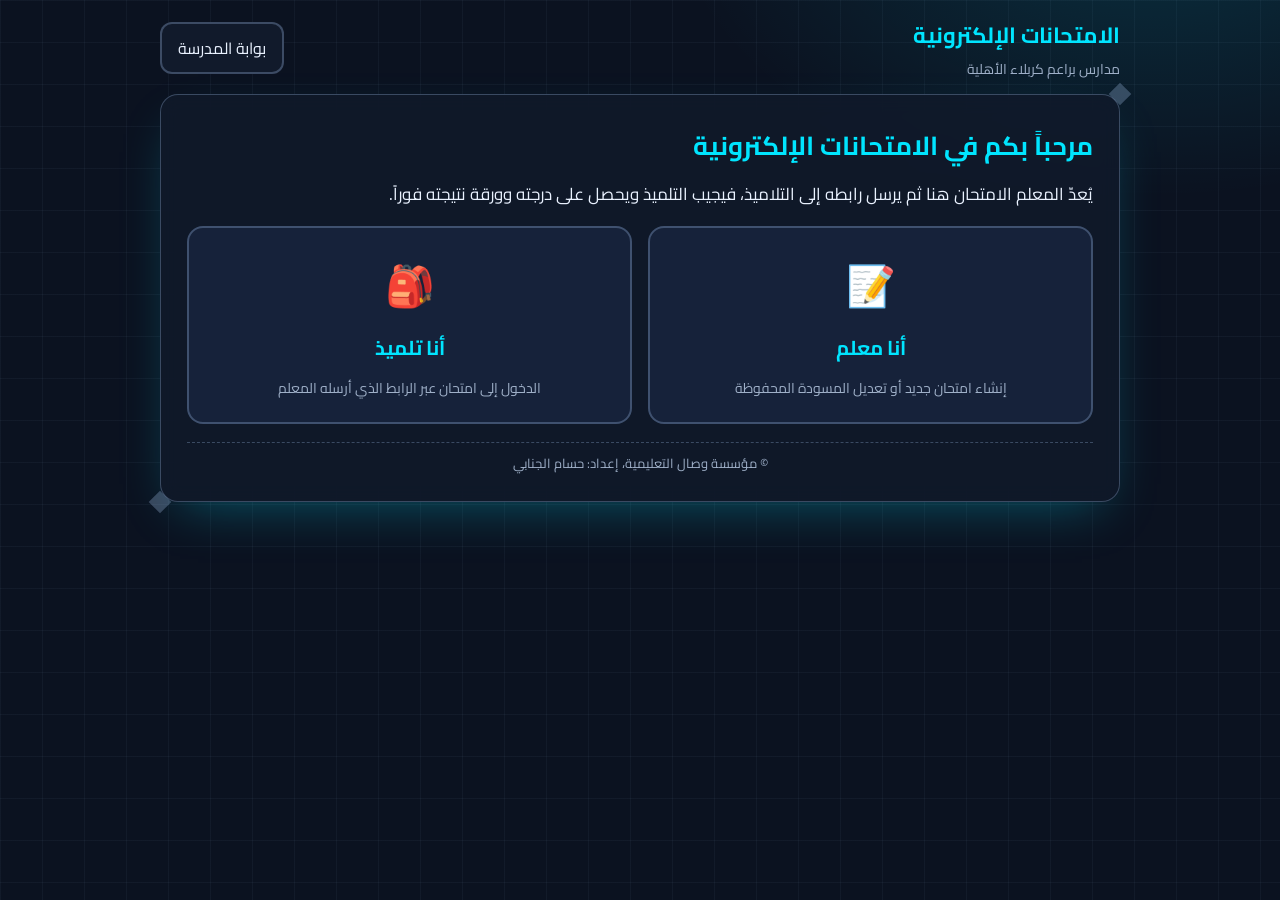
<file: exams.html>
<!DOCTYPE html>
<html lang="ar" dir="rtl">
<head>
<meta charset="utf-8">
<meta name="viewport" content="width=device-width,initial-scale=1">
<link rel="stylesheet" href="assets/fonts/cairo.css">
<title>الامتحانات الإلكترونية</title>
<meta name="theme-color" content="#0B1220">
<script src="data/content.js"></script>
<script src="assets/firebase-config.js"></script>
<style>
/* الواجهة التقنية الداكنة نفسها المستخدمة في البوابة */
:root{--olive:#0B1220;--cream:#111A2B;--card:#16223A;--green:#00E5FF;--ink:#EAF2FF;--brown:#9FB0C8;--line:rgba(160,190,230,.3);--red:#FF5C8A;--gold:#FFEB00;--okbg:rgba(57,255,20,.12);--badbg:rgba(255,46,147,.12);--glass:rgba(255,255,255,.05)}
html{color-scheme:dark}
option{background:#111A2B}
*{box-sizing:border-box}
body{margin:0;min-height:100vh;font-family:'Cairo',Tahoma,sans-serif;color:var(--ink);background:var(--olive);background-image:radial-gradient(800px 480px at 90% -10%,rgba(0,229,255,.14),transparent 60%),linear-gradient(rgba(160,190,230,.05) 1px,transparent 1px),linear-gradient(90deg,rgba(160,190,230,.05) 1px,transparent 1px);background-size:auto,42px 42px,42px 42px;background-attachment:fixed;padding:14px;display:flex;flex-direction:column;align-items:center}
header{width:100%;max-width:960px;display:flex;justify-content:space-between;align-items:center;flex-wrap:wrap;gap:8px;margin-bottom:12px}
header h1{margin:0;font-size:22px;color:var(--green)}
header .sub{font-size:14px;color:var(--brown)}
button,select,input,textarea{font-family:inherit;font-size:16px;color:var(--ink)}
button{border:2px solid var(--line);background:var(--cream);padding:9px 16px;border-radius:12px;cursor:pointer;transition:transform .12s,background .2s}
button:active{transform:scale(.97)}
button:disabled{opacity:.4;cursor:default}
button.pri{background:var(--green);color:#06101C;border-color:var(--green);box-shadow:0 0 20px -6px var(--green)}
button.warn{border-color:var(--red);color:var(--red)}
button.sm{padding:4px 10px;font-size:14px;border-radius:9px}
input,select,textarea{width:100%;border:1px solid var(--line);background:var(--glass);border-radius:10px;padding:8px 10px}
textarea{resize:vertical;min-height:60px;line-height:1.7}
input:focus,select:focus,textarea:focus{outline:3px solid rgba(31,59,45,.25);border-color:var(--green)}
label{display:block;font-size:14px;font-weight:700;color:var(--brown);margin-bottom:4px}
.frame{position:relative;width:100%;max-width:960px;background:rgba(17,26,43,.82);backdrop-filter:blur(10px);border:1px solid var(--line);border-radius:18px;padding:26px;box-shadow:0 20px 50px -20px rgba(0,229,255,.35);animation:enter .45s ease both}
.frame::before,.frame::after{content:"";position:absolute;width:16px;height:16px;background:var(--line);transform:rotate(45deg)}
.frame::before{top:-9px;right:-9px}.frame::after{bottom:-9px;left:-9px}
h2{margin:0 0 8px;font-size:26px;color:var(--green)}
h3{margin:14px 0 6px;font-size:19px;color:var(--brown)}
p{margin:6px 0;line-height:1.9;font-size:17px}
.muted{color:var(--brown);font-size:14px}
.row{display:flex;gap:10px;flex-wrap:wrap;align-items:center}
.grid{display:grid;grid-template-columns:repeat(3,1fr);gap:12px}
.grid .wide{grid-column:span 2}
.box{background:var(--card);border:1px solid var(--line);border-radius:14px;padding:14px;margin-top:12px}
.choice{display:grid;grid-template-columns:1fr 1fr;gap:16px;margin-top:16px}
.tile{background:var(--card);border:2px solid var(--line);border-radius:16px;padding:20px;text-align:center;cursor:pointer}
.tile:hover{border-color:var(--green);background:var(--card);box-shadow:0 0 24px -8px var(--green)}
.tile .ic{font-size:40px}
.tile b{display:block;font-size:20px;color:var(--green);margin:6px 0}
.qcard{background:var(--glass);border:1.5px solid var(--line);border-radius:14px;padding:14px;margin-top:12px}
.qhead{display:flex;justify-content:space-between;align-items:center;gap:8px;flex-wrap:wrap;margin-bottom:8px}
.qhead .n{font-weight:800;color:var(--green);font-size:18px}
.qhead select{width:auto}
.qhead input[type=number]{width:80px}
.opt{display:flex;gap:8px;align-items:center;margin-top:6px}
.opt input[type=radio]{width:22px;height:22px;accent-color:var(--green);flex:none}
.check{display:flex;gap:8px;align-items:center;font-weight:400;font-size:16px;color:var(--ink)}
.check input{width:20px;height:20px;accent-color:var(--green)}
.bar{height:10px;background:var(--card);border-radius:10px;overflow:hidden;border:1px solid var(--line)}
.bar i{display:block;height:100%;background:var(--green);transition:width .3s}
.qtop{display:flex;justify-content:space-between;align-items:center;gap:10px;flex-wrap:wrap;margin-bottom:10px}
.clock{font-size:24px;font-weight:800;color:var(--green);background:var(--card);border:2px solid var(--green);border-radius:12px;padding:2px 14px;min-width:110px;text-align:center}
.clock.low{color:var(--red);border-color:var(--red);animation:pulse 1s infinite}
.qtext{font-size:21px;font-weight:700;line-height:1.9;margin:10px 0 14px}
.ans{display:block;width:100%;text-align:right;margin:8px 0;font-size:18px;padding:12px 16px;background:var(--glass)}
.ans.sel{background:var(--green);color:var(--cream);border-color:var(--green)}
.dots{display:flex;gap:6px;flex-wrap:wrap;justify-content:center;margin-top:16px}
.dots button{padding:3px 10px;font-size:14px;border-radius:20px;min-width:38px}
.dots button.done{background:var(--okbg);border-color:var(--green)}
.dots button.cur{background:var(--green);color:var(--cream);border-color:var(--green)}
.nav{display:flex;justify-content:space-between;gap:10px;margin-top:16px}
.score{text-align:center}
.score .big{font-size:64px;font-weight:800;color:var(--green);line-height:1.2}
.score .grade{display:inline-block;font-size:24px;font-weight:800;padding:4px 22px;border-radius:30px;background:var(--green);color:var(--cream)}
.score .grade.fail{background:var(--red)}
.slip{background:var(--glass);border:1px solid var(--green);box-shadow:0 0 30px -14px var(--green);border-radius:16px;padding:20px;margin-top:14px}
.slip table{width:100%;border-collapse:collapse;font-size:16px}
.slip td{border:1px solid var(--line);padding:6px 10px}
.slip td:first-child{background:var(--card);font-weight:700;width:34%}
.rev{border-radius:12px;padding:10px 14px;margin-top:8px;border:1px solid var(--line)}
.rev.ok{background:var(--okbg)}.rev.bad{background:var(--badbg)}
.rev .tag{font-weight:800}
.rev.ok .tag{color:var(--green)}.rev.bad .tag{color:var(--red)}
.link{direction:ltr;text-align:left;font-size:13px;word-break:break-all;background:var(--glass);border:1px dashed var(--line);border-radius:10px;padding:10px;max-height:120px;overflow:auto}
.toast{position:fixed;bottom:20px;left:50%;transform:translateX(-50%);background:var(--green);color:var(--cream);padding:10px 20px;border-radius:12px;font-weight:700;z-index:9;animation:enter .3s}
.src{font-size:13px;color:var(--brown);margin-top:18px;border-top:1px dashed var(--line);padding-top:8px;text-align:center}
.alert{background:var(--badbg);border:1px solid var(--red);color:var(--red);border-radius:10px;padding:8px 12px;margin-top:10px;font-size:15px}
@keyframes enter{from{opacity:0;transform:translateY(12px)}to{opacity:1;transform:none}}
@keyframes pulse{50%{opacity:.55}}
@media (max-width:700px){.grid,.choice{grid-template-columns:1fr}.grid .wide{grid-column:auto}.frame{padding:16px}h2{font-size:22px}.qtext{font-size:19px}.score .big{font-size:50px}}
@media print{body{background:#fff;padding:0}body *{visibility:hidden}#slip,#slip *{visibility:visible}#slip{position:absolute;inset:0 0 auto 0;border:4px double #1F3B2D;background:#fff;color:#000;box-shadow:none}#slip td{color:#000;border-color:#999}#slip td:first-child{background:#eee}#slip h3{color:#1F3B2D!important}header{display:none}}
.modal{position:fixed;inset:0;z-index:30;display:grid;place-items:center;padding:16px;background:rgba(3,7,15,.7);backdrop-filter:blur(4px);animation:up .2s}
.modal .mbox{width:min(440px,100%);background:#111A2B;border:1px solid #00E5FF;border-radius:18px;padding:20px;box-shadow:0 0 40px -12px #00E5FF;color:#EAF2FF}
.modal .mbox p{margin:0 0 14px;font-size:17px;line-height:1.9}
.row{display:flex;gap:10px;flex-wrap:wrap;align-items:center}
</style>
</head>
<body>
<header>
  <div>
    <h1>الامتحانات الإلكترونية</h1>
    <div class="sub" id="hsub">مدارس براعم كربلاء الأهلية</div>
  </div>
  <div class="row" id="htools"></div>
</header>
<main class="frame" id="app"></main>

<script>
/* ============ أدوات عامة ============ */
const $ = s => document.querySelector(s);
const AR = '٠١٢٣٤٥٦٧٨٩';
const toAr = n => String(n).replace(/\d/g, d => AR[d]);
const esc = s => String(s ?? '').replace(/[&<>"']/g, c => ({'&':'&amp;','<':'&lt;','>':'&gt;','"':'&quot;',"'":'&#39;'}[c]));
const app = $('#app');
/* تأكيد داخل الصفحة بدل نافذة المتصفح (تعمل في كل المتصفحات وداخل التطبيقات) */
function ask(msg, okText='تأكيد'){
  return new Promise(res => {
    const w = document.createElement('div'); w.className = 'modal';
    w.innerHTML = `<div class="mbox" role="alertdialog" aria-modal="true"><p>${esc(msg)}</p><div class="row"><button class="pri" data-a="1">${esc(okText)}</button><button data-a="0">إلغاء</button></div></div>`;
    document.body.appendChild(w); w.querySelector('.pri').focus();
    const done = v => { w.remove(); document.removeEventListener('keydown', key); res(v); };
    const key = e => { if(e.key === 'Escape') done(false); };
    document.addEventListener('keydown', key);
    w.onclick = e => { const b = e.target.closest('[data-a]'); if(b) done(b.dataset.a === '1'); else if(e.target === w) done(false); };
  });
}

const store = {
  get(k){ try{ return JSON.parse(localStorage.getItem(k)); }catch(e){ return null; } },
  set(k,v){ try{ localStorage.setItem(k, JSON.stringify(v)); }catch(e){} },
  del(k){ try{ localStorage.removeItem(k); }catch(e){} }
};
function toast(t){ const d = document.createElement('div'); d.className = 'toast'; d.textContent = t; document.body.appendChild(d); setTimeout(() => d.remove(), 2200); }
function shuffle(a){ a = a.slice(); for(let i = a.length-1; i > 0; i--){ const j = Math.floor(Math.random()*(i+1)); [a[i],a[j]] = [a[j],a[i]]; } return a; }
function fmtTime(sec){ sec = Math.max(0, sec|0); return toAr(String(Math.floor(sec/60)).padStart(2,'0') + ':' + String(sec%60).padStart(2,'0')); }
/* توحيد الكتابة العربية لمقارنة إجابات «املأ الفراغ» */
function norm(s){
  return String(s||'').replace(/[ً-ْٰـ]/g,'').replace(/[أإآٱ]/g,'ا').replace(/ة/g,'ه').replace(/ى/g,'ي')
    .replace(/[٠-٩]/g, d => AR.indexOf(d)).replace(/[.,،؛;:!?؟"'()\-]/g,' ').replace(/(^|\s)ال(?=\S)/g,'$1').replace(/\s+/g,' ').trim().toLowerCase();
}
function gradeOf(p){
  if(p >= 90) return 'امتياز'; if(p >= 80) return 'جيد جداً'; if(p >= 70) return 'جيد';
  if(p >= 60) return 'متوسط'; if(p >= 50) return 'مقبول'; return 'راسب';
}

/* ============ ترميز الامتحان داخل الرابط ============ */
function b64u(bytes){ let s = ''; for(let i = 0; i < bytes.length; i += 0x8000) s += String.fromCharCode.apply(null, bytes.subarray(i, i+0x8000)); return btoa(s).replace(/\+/g,'-').replace(/\//g,'_').replace(/=+$/,''); }
function unb64u(s){ s = s.replace(/-/g,'+').replace(/_/g,'/'); const bin = atob(s); const b = new Uint8Array(bin.length); for(let i = 0; i < bin.length; i++) b[i] = bin.charCodeAt(i); return b; }
async function encodeExam(obj){
  const bytes = new TextEncoder().encode(JSON.stringify(obj));
  if('CompressionStream' in window){
    const st = new Blob([bytes]).stream().pipeThrough(new CompressionStream('deflate-raw'));
    return 'z' + b64u(new Uint8Array(await new Response(st).arrayBuffer()));
  }
  return 'p' + b64u(bytes);
}
async function decodeExam(code){
  let bytes = unb64u(code.slice(1));
  if(code[0] === 'z'){ const st = new Blob([bytes]).stream().pipeThrough(new DecompressionStream('deflate-raw')); bytes = new Uint8Array(await new Response(st).arrayBuffer()); }
  return JSON.parse(new TextDecoder().decode(bytes));
}
const hashOf = s => { let h = 0; for(const c of s) h = (h*31 + c.charCodeAt(0)) | 0; return (h >>> 0).toString(36); };

/* ============ نموذج الامتحان ============ */
const TYPES = { mc:'اختيار من متعدد', tf:'صح أو خطأ', fill:'املأ الفراغ' };
const newQ = (t='mc') => t === 'mc' ? {t, q:'', opts:['','','',''], a:0, m:1}
                       : t === 'tf' ? {t, q:'', a:true, m:1}
                       : {t, q:'', a:'', m:1};
let SCH = window.SCHOOL || null;
let SCHOOL_NAME = (SCH && SCH.school.name) || 'مدارس براعم كربلاء الأهلية';
const blankExam = () => ({ v:1, school:SCHOOL_NAME, subject:'', grade:'', title:'', minutes:20, shuffle:true, review:true, type:'exam', mode:'instant', date:new Date().toISOString().slice(0,10), due:'', qs:[newQ()] });
let exam = store.get('wx-draft') || blankExam();
const saveDraft = () => store.set(exam._id ? 'wx-edit-' + exam._id : 'wx-draft', exam);
const totalMarks = ex => ex.qs.reduce((s,q) => s + (+q.m || 0), 0);

/* ============ الواجهة الرئيسية ============ */
function setHeader(sub, tools=''){ $('#hsub').textContent = sub; $('#htools').innerHTML = tools; }
function home(){
  setHeader(SCHOOL_NAME, `<a href="index.html"><button>بوابة المدرسة</button></a>`);
  app.innerHTML = `
    <h2>مرحباً بكم في الامتحانات الإلكترونية</h2>
    <p>يُعدّ المعلم الامتحان هنا ثم يرسل رابطه إلى التلاميذ، فيجيب التلميذ ويحصل على درجته وورقة نتيجته فوراً.</p>
    <div class="choice">
      <div class="tile" id="goT" role="button" tabindex="0"><div class="ic">📝</div><b>أنا معلم</b><span class="muted">إنشاء امتحان جديد أو تعديل المسودة المحفوظة</span></div>
      <div class="tile" id="goS" role="button" tabindex="0"><div class="ic">🎒</div><b>أنا تلميذ</b><span class="muted">الدخول إلى امتحان عبر الرابط الذي أرسله المعلم</span></div>
    </div>
    <div class="src">© مؤسسة وصال التعليمية، إعداد: حسام الجنابي</div>`;
  $('#goT').onclick = editor;
  $('#goS').onclick = () => {
    app.innerHTML = `<h2>الدخول إلى الامتحان</h2><p>الصق هنا الرابط الذي أرسله إليك المعلم.</p>
      <input id="lnk" placeholder="الصق الرابط هنا" style="direction:ltr">
      <div class="row" style="margin-top:12px"><button class="pri" id="open">دخول</button><button id="back">رجوع</button></div><div id="err"></div>`;
    $('#back').onclick = home;
    $('#open').onclick = () => {
      const v = $('#lnk').value.trim(); const i = v.indexOf('#exam=');
      const m = v.match(/[?&]id=([\w-]+)/); if(m){ location.href = 'exams.html?id=' + m[1]; return; }
      if(i < 0){ $('#err').innerHTML = '<div class="alert">الرابط غير صحيح، تأكد من نسخه كاملاً.</div>'; return; }
      location.hash = v.slice(i+1); route();
    };
  };
}

/* ============ محرّر المعلم ============ */
function editor(){
  setHeader('وضع المعلم، إعداد الامتحان', `<a href="index.html"><button>بوابة المدرسة</button></a><button id="hHome">الرئيسية</button>`);
  $('#hHome').onclick = () => { location.hash = ''; home(); };
  app.innerHTML = `
    <h2>إعداد الامتحان</h2>
    <p class="muted">تُحفظ المسودة تلقائياً على هذا الجهاز.</p>
    <div class="grid">
      <div class="wide"><label>اسم المدرسة</label><input data-k="school"></div>
      <div><label>الصف</label><input data-k="grade" list="glist" placeholder="اختر أو اكتب الصف"></div>
      <div><label>المادة</label><input data-k="subject" list="slist" placeholder="مثال: الاجتماعيات"></div>
      <datalist id="glist">${SCH ? SCH.stages.flatMap(s => s.grades).map(g => `<option value="${esc(g)}">`).join('') : ''}</datalist>
      <datalist id="slist">${SCH ? [...new Set(SCH.stages.flatMap(s => s.subjects))].map(g => `<option value="${esc(g)}">`).join('') : ''}</datalist>
      <div class="wide"><label>عنوان الامتحان</label><input data-k="title" placeholder="مثال: امتحان الشهر الأول"></div>
      <div><label>المدة بالدقائق (٠ = بلا وقت)</label><input type="number" min="0" max="300" data-k="minutes"></div>
      <div class="wide" style="display:flex;gap:20px;align-items:end;flex-wrap:wrap">
        <label class="check"><input type="checkbox" data-k="shuffle"> خلط ترتيب الأسئلة والخيارات</label>
        <label class="check"><input type="checkbox" data-k="review"> عرض التصحيح للتلميذ بعد التسليم</label>
      </div>
    </div>
    ${window.LX ? LX.editorBlock() : ''}
    <div id="qs"></div>
    <div class="row" style="margin-top:12px">
      <button data-add="mc">+ اختيار من متعدد</button><button data-add="tf">+ صح أو خطأ</button><button data-add="fill">+ املأ الفراغ</button>
    </div>
    <div class="box">
      <div class="row" style="justify-content:space-between">
        <b id="sum"></b>
        <div class="row">
          <button id="prev">معاينة كتلميذ</button>
          ${window.LX ? '' : '<button class="pri" id="pub">إنشاء رابط الامتحان</button>'}
        </div>
      </div>
      <div class="row" style="margin-top:10px">
        <button class="sm" id="exp">حفظ ملف الامتحان</button>
        <button class="sm" id="imp">فتح ملف امتحان</button>
        <button class="sm warn" id="clr">امتحان جديد فارغ</button>
        <input type="file" id="file" accept=".json,application/json" hidden>
      </div>
      <div id="out"></div>
    </div>`;
  app.querySelectorAll('[data-k]').forEach(el => {
    const k = el.dataset.k;
    if(el.type === 'checkbox') el.checked = !!exam[k]; else el.value = exam[k] ?? '';
    el.oninput = el.onchange = () => { exam[k] = el.type === 'checkbox' ? el.checked : el.type === 'number' ? Math.max(0, +el.value || 0) : el.value; saveDraft(); };
  });
  app.querySelectorAll('[data-add]').forEach(b => b.onclick = () => { exam.qs.push(newQ(b.dataset.add)); saveDraft(); drawQs(); app.querySelector('.qcard:last-child textarea')?.focus(); });
  $('#prev').onclick = async () => { const err = validate(); if(err) return showErr(err); startStudent(JSON.parse(JSON.stringify(exam)), true); };
  if($('#pub')) $('#pub').onclick = publish;
  $('#exp').onclick = () => {
    const a = document.createElement('a');
    a.href = URL.createObjectURL(new Blob([JSON.stringify(exam, null, 1)], {type:'application/json'}));
    a.download = (exam.title || 'امتحان') + '.json'; a.click(); URL.revokeObjectURL(a.href);
  };
  $('#imp').onclick = () => $('#file').click();
  $('#file').onchange = async e => {
    try{ const ex = JSON.parse(await e.target.files[0].text()); if(!Array.isArray(ex.qs)) throw 0; exam = Object.assign(blankExam(), ex); saveDraft(); editor(); toast('تم فتح الملف'); }
    catch(_){ showErr('الملف غير صالح.'); }
  };
  $('#clr').onclick = async () => { if(await ask('سيتم حذف المسودة الحالية. هل أنت متأكد؟', 'نعم، ابدأ من جديد')){ exam = blankExam(); saveDraft(); editor(); } };
  drawQs();
  window.LX?.wireEditor();
}
function showErr(t){ $('#out').innerHTML = `<div class="alert">${esc(t)}</div>`; }
function drawQs(){
  const box = $('#qs');
  box.innerHTML = exam.qs.map((q, i) => `
    <div class="qcard" data-i="${i}">
      <div class="qhead">
        <span class="n">السؤال ${toAr(i+1)}</span>
        <div class="row">
          <select data-f="t">${Object.entries(TYPES).map(([k,v]) => `<option value="${k}"${q.t===k?' selected':''}>${v}</option>`).join('')}</select>
          <span class="muted">الدرجة</span><input type="number" min="0" step="0.5" data-f="m" value="${q.m}">
          <button class="sm" data-act="up" ${i===0?'disabled':''} aria-label="أعلى">▲</button>
          <button class="sm" data-act="down" ${i===exam.qs.length-1?'disabled':''} aria-label="أسفل">▼</button>
          <button class="sm" data-act="dup">نسخ</button>
          <button class="sm warn" data-act="del">حذف</button>
        </div>
      </div>
      <textarea data-f="q" placeholder="${q.t==='fill' ? 'اكتب الجملة وضع ـــــ مكان الفراغ' : 'اكتب نص السؤال'}">${esc(q.q)}</textarea>
      ${q.t === 'mc' ? `
        <p class="muted">اختر الدائرة أمام الإجابة الصحيحة:</p>
        ${q.opts.map((o, j) => `<div class="opt"><input type="radio" name="c${i}" data-ok="${j}" ${q.a===j?'checked':''} aria-label="الإجابة الصحيحة">
          <input data-o="${j}" value="${esc(o)}" placeholder="الخيار ${toAr(j+1)}">
          ${q.opts.length > 2 ? `<button class="sm" data-act="rmo" data-j="${j}" aria-label="حذف الخيار">✕</button>` : ''}</div>`).join('')}
        ${q.opts.length < 6 ? `<button class="sm" data-act="addo" style="margin-top:8px">+ خيار</button>` : ''}` : ''}
      ${q.t === 'tf' ? `
        <div class="row" style="margin-top:8px"><span class="muted">الإجابة الصحيحة:</span>
          <label class="check"><input type="radio" name="c${i}" data-tf="1" ${q.a?'checked':''}> صح</label>
          <label class="check"><input type="radio" name="c${i}" data-tf="0" ${!q.a?'checked':''}> خطأ</label></div>` : ''}
      ${q.t === 'fill' ? `
        <div style="margin-top:8px"><label>الإجابة الصحيحة (لأكثر من إجابة مقبولة افصل بينها بـ / )</label>
          <input data-f="a" value="${esc(q.a)}" placeholder="مثال: دجلة / نهر دجلة"></div>
        <p class="muted">لا يؤثر التشكيل والهمزات و«ال» التعريف في التصحيح.</p>` : ''}
    </div>`).join('') || '<p class="muted" style="margin-top:12px">لا توجد أسئلة بعد، أضف سؤالاً من الأزرار أدناه.</p>';
  updateSum();
}
function updateSum(){ $('#sum').textContent = `عدد الأسئلة: ${toAr(exam.qs.length)}، مجموع الدرجات: ${toAr(totalMarks(exam))}`; }
/* أحداث بطاقات الأسئلة بالتفويض حتى لا يضيع مؤشر الكتابة */
document.addEventListener('input', e => {
  const card = e.target.closest('.qcard'); if(!card) return;
  const q = exam.qs[+card.dataset.i], t = e.target;
  if(t.dataset.f === 'q') q.q = t.value;
  else if(t.dataset.f === 'm'){ q.m = Math.max(0, +t.value || 0); updateSum(); }
  else if(t.dataset.f === 'a') q.a = t.value;
  else if(t.dataset.o != null) q.opts[+t.dataset.o] = t.value;
  saveDraft();
});
document.addEventListener('change', e => {
  const card = e.target.closest('.qcard'); if(!card) return;
  const i = +card.dataset.i, q = exam.qs[i], t = e.target;
  if(t.dataset.f === 't' && t.value !== q.t){ const n = newQ(t.value); n.q = q.q; n.m = q.m; exam.qs[i] = n; drawQs(); }
  else if(t.dataset.ok != null) q.a = +t.dataset.ok;
  else if(t.dataset.tf != null) q.a = t.dataset.tf === '1';
  saveDraft();
});
document.addEventListener('click', e => {
  const b = e.target.closest('[data-act]'); if(!b) return;
  const i = +b.closest('.qcard').dataset.i, qs = exam.qs, q = qs[i];
  switch(b.dataset.act){
    case 'up': [qs[i-1], qs[i]] = [qs[i], qs[i-1]]; break;
    case 'down': [qs[i+1], qs[i]] = [qs[i], qs[i+1]]; break;
    case 'dup': qs.splice(i+1, 0, JSON.parse(JSON.stringify(q))); break;
    case 'del':
      if((q.q || '').trim()){ ask('حذف هذا السؤال؟', 'حذف').then(ok => { if(ok){ qs.splice(i, 1); saveDraft(); drawQs(); } }); return; }
      qs.splice(i, 1); break;
    case 'addo': q.opts.push(''); break;
    case 'rmo': { const j = +b.dataset.j; q.opts.splice(j, 1); if(q.a === j) q.a = 0; else if(q.a > j) q.a--; break; }
  }
  saveDraft(); drawQs();
});
function validate(){
  if(!exam.qs.length) return 'أضف سؤالاً واحداً على الأقل.';
  for(let i = 0; i < exam.qs.length; i++){
    const q = exam.qs[i], n = `السؤال ${toAr(i+1)}: `;
    if(!q.q.trim()) return n + 'نص السؤال فارغ.';
    if(q.t === 'mc' && q.opts.some(o => !o.trim())) return n + 'يوجد خيار فارغ، اكتبه أو احذفه.';
    if(q.t === 'fill' && !String(q.a).trim()) return n + 'اكتب الإجابة الصحيحة.';
  }
  if(totalMarks(exam) <= 0) return 'مجموع الدرجات يجب أن يكون أكبر من صفر.';
  return '';
}
async function publish(){
  const err = validate(); if(err) return showErr(err);
  const code = await encodeExam(exam);
  const url = location.href.split('#')[0] + '#exam=' + code;
  const local = location.protocol === 'file:';
  $('#out').innerHTML = `
    <h3>رابط الامتحان جاهز</h3>
    ${local ? '<div class="alert">الصفحة مفتوحة من ملف على جهازك، فلن يعمل الرابط عند التلاميذ. افتحها من موقع المدرسة المنشور ثم أنشئ الرابط من هناك.</div>' : ''}
    <div class="link" id="lnk">${esc(url)}</div>
    <div class="row" style="margin-top:8px">
      <button class="pri" id="cp">نسخ الرابط</button>
      <a id="wa" target="_blank" rel="noopener"><button>إرسال عبر واتساب</button></a>
      <a id="tg" target="_blank" rel="noopener"><button>إرسال عبر تلكرام</button></a>
    </div>
    ${url.length > 6000 ? '<p class="muted">الرابط طويل بسبب كثرة الأسئلة، قد تقصّه بعض التطبيقات. يُفضّل تقسيم الامتحان.</p>' : ''}
    <p class="muted">أي تعديل على الأسئلة يحتاج إنشاء رابط جديد.</p>`;
  const msg = `${exam.title || 'امتحان'} — ${exam.subject} — ${exam.grade}\n${url}`;
  $('#wa').href = 'https://wa.me/?text=' + encodeURIComponent(msg);
  $('#tg').href = 'https://t.me/share/url?url=' + encodeURIComponent(url) + '&text=' + encodeURIComponent(exam.title || 'امتحان');
  $('#cp').onclick = async () => {
    try{ await navigator.clipboard.writeText(url); toast('تم نسخ الرابط'); }
    catch(_){ const r = document.createRange(); r.selectNodeContents($('#lnk')); getSelection().removeAllRanges(); getSelection().addRange(r); toast('حدّد الرابط وانسخه يدوياً'); }
  };
}

/* ============ واجهة التلميذ ============ */
let S = null, tick = null;
function startStudent(ex, preview=false, key=''){
  clearInterval(tick);
  setHeader(ex.school || 'الامتحانات الإلكترونية', preview ? `<button id="hBack">رجوع إلى المحرّر</button>` : '');
  if(preview) $('#hBack').onclick = () => { clearInterval(tick); editor(); };
  const saved = !preview && store.get('wx-run-' + key);
  if(saved && saved.done){ S = saved; S.ex = ex; return S.live ? LX.afterDone() : result(); }
  if(saved){ S = saved; S.ex = ex; return quiz(); }
  const total = totalMarks(ex);
  app.innerHTML = `
    <h2>${esc(ex.title || 'امتحان')}</h2>
    <div class="box">
      <p><b>المادة:</b> ${esc(ex.subject || '—')}، <b>الصف:</b> ${esc(ex.grade || '—')}</p>
      <p><b>عدد الأسئلة:</b> ${toAr(ex.qs.length)}، <b>الدرجة الكلية:</b> ${toAr(total)}، <b>الوقت:</b> ${ex.minutes ? toAr(ex.minutes) + ' دقيقة' : 'مفتوح'}</p>
    </div>
    <div class="grid" style="margin-top:14px">
      <div class="wide"><label>اسم التلميذ الثلاثي</label><input id="nm" autocomplete="name"></div>
      <div><label>الشعبة</label><input id="sec" placeholder="مثال: أ"></div>
    </div>
    <h3>تعليمات</h3>
    <p>• اقرأ كل سؤال بتمعّن، ويمكنك التنقل بين الأسئلة وتغيير إجابتك قبل التسليم.<br>
       ${ex.minutes ? '• يُسلَّم الامتحان تلقائياً عند انتهاء الوقت.<br>' : ''}
       • لا تغادر صفحة الامتحان، فخروجك منها يُسجَّل في ورقة النتيجة.</p>
    <div id="err"></div>
    <div class="row" style="margin-top:12px"><button class="pri" id="go">ابدأ الامتحان</button></div>`;
  $('#go').onclick = () => {
    const name = $('#nm').value.trim();
    if(name.split(/\s+/).length < 2){ $('#err').innerHTML = '<div class="alert">اكتب اسمك الثلاثي أولاً.</div>'; $('#nm').focus(); return; }
    const order = ex.shuffle ? shuffle(ex.qs.map((_, i) => i)) : ex.qs.map((_, i) => i);
    const optOrder = ex.qs.map(q => q.t === 'mc' ? (ex.shuffle ? shuffle(q.opts.map((_, j) => j)) : q.opts.map((_, j) => j)) : null);
    S = { key, preview, ex, name, sec: $('#sec').value.trim(), order, optOrder, ans: ex.qs.map(() => null), cur: 0, start: Date.now(), leaves: 0, done: false, live: !!ex._id && !preview };
    persist(); quiz();
  };
}
function persist(){ if(S && !S.preview){ const {ex, ...rest} = S; store.set('wx-run-' + S.key, rest); } }
function left(){ return S.ex.minutes ? S.ex.minutes*60 - (Date.now() - S.start)/1000 : Infinity; }
function quiz(){
  clearInterval(tick);
  if(left() <= 0) return submit(true);
  const ex = S.ex, qi = S.order[S.cur], q = ex.qs[qi], a = S.ans[qi], n = ex.qs.length;
  const answered = S.ans.filter(x => x !== null && x !== '').length;
  let body = '';
  if(q.t === 'mc') body = S.optOrder[qi].map(j => `<button class="ans${a===j?' sel':''}" data-v="${j}">${esc(q.opts[j])}</button>`).join('');
  if(q.t === 'tf') body = `<div class="choice" style="margin-top:0"><button class="ans${a===true?' sel':''}" data-v="1" style="text-align:center">✔ صح</button><button class="ans${a===false?' sel':''}" data-v="0" style="text-align:center">✘ خطأ</button></div>`;
  if(q.t === 'fill') body = `<input id="fill" value="${esc(a || '')}" placeholder="اكتب إجابتك هنا" style="font-size:19px;padding:12px">`;
  app.innerHTML = `
    <div class="qtop">
      <div><b>${esc(S.name)}</b> <span class="muted">· ${esc(ex.title || 'امتحان')}</span></div>
      ${ex.minutes ? `<div class="clock" id="clk" aria-live="off">${fmtTime(left())}</div>` : ''}
    </div>
    <div class="bar"><i style="width:${answered/n*100}%"></i></div>
    <p class="muted" style="margin-top:6px">أجبت عن ${toAr(answered)} من ${toAr(n)}</p>
    <div class="row" style="justify-content:space-between;margin-top:8px">
      <h3 style="margin:0">السؤال ${toAr(S.cur+1)} من ${toAr(n)}</h3><span class="muted">${TYPES[q.t]}، ${toAr(q.m)} ${q.m == 1 ? 'درجة' : 'درجات'}</span>
    </div>
    <div class="qtext">${esc(q.q).replace(/\n/g,'<br>')}</div>
    <div id="body">${body}</div>
    <div class="nav">
      <button id="bk" ${S.cur===0?'disabled':''}>→ السابق</button>
      ${S.cur < n-1 ? '<button class="pri" id="nx">التالي ←</button>' : '<button class="pri" id="fin">تسليم الامتحان</button>'}
    </div>
    <div class="dots">${S.order.map((oi, k) => { const v = S.ans[oi]; return `<button data-go="${k}" class="${k===S.cur?'cur':(v!==null&&v!==''?'done':'')}">${toAr(k+1)}</button>`; }).join('')}</div>
    ${S.preview ? '<p class="muted" style="text-align:center">وضع المعاينة: لن تُحفظ هذه المحاولة.</p>' : ''}`;
  app.querySelectorAll('.ans').forEach(b => b.onclick = () => {
    S.ans[qi] = q.t === 'tf' ? b.dataset.v === '1' : +b.dataset.v; persist();
    if(S.cur < n-1){ S.cur++; } quiz();
  });
  const f = $('#fill'); if(f){ f.oninput = () => { S.ans[qi] = f.value; persist(); }; f.onkeydown = e => { if(e.key === 'Enter') $('#nx')?.click(); }; f.focus(); }
  $('#bk').onclick = () => { S.cur--; persist(); quiz(); };
  if($('#nx')) $('#nx').onclick = () => { S.cur++; persist(); quiz(); };
  if($('#fin')) $('#fin').onclick = () => {
    const miss = S.ans.filter(x => x === null || x === '').length;
    ask(miss ? `لم تُجب عن ${toAr(miss)} من الأسئلة. هل تريد التسليم الآن؟` : 'هل تريد تسليم الامتحان؟ لا يمكنك التعديل بعد التسليم.', 'تسليم').then(ok => { if(ok) submit(false); });
  };
  app.querySelectorAll('[data-go]').forEach(b => b.onclick = () => { S.cur = +b.dataset.go; persist(); quiz(); });
  if(ex.minutes) tick = setInterval(() => {
    const l = left(), c = $('#clk'); if(!c) return clearInterval(tick);
    c.textContent = fmtTime(l); c.classList.toggle('low', l < 60);
    if(l <= 0){ clearInterval(tick); submit(true); }
  }, 1000);
}
document.addEventListener('visibilitychange', () => { if(document.hidden && S && !S.done && !S.preview){ S.leaves++; persist(); } });
function correct(q, a){
  if(a === null || a === '') return false;
  if(q.t === 'fill') return String(q.a).split(/[\/|]/).map(norm).filter(Boolean).includes(norm(a));
  return a === q.a;
}
function submit(timeout){
  clearInterval(tick);
  S.done = true; S.timeout = timeout; S.end = Math.min(Date.now(), S.ex.minutes ? S.start + S.ex.minutes*60000 : Infinity);
  persist();
  if(S.live) return LX.onSubmit();
  result();
}
function result(){
  const ex = S.ex, total = totalMarks(ex);
  const got = ex.qs.reduce((s, q, i) => s + (correct(q, S.ans[i]) ? +q.m : 0), 0);
  const pct = Math.round(got / total * 100), g = gradeOf(pct);
  const nOk = ex.qs.filter((q, i) => correct(q, S.ans[i])).length;
  const date = new Date(S.end).toLocaleDateString('ar-IQ', {year:'numeric', month:'long', day:'numeric'});
  const dur = Math.round((S.end - S.start)/60000);
  const show = a => a === true ? 'صح' : a === false ? 'خطأ' : a;
  const ansText = (q, a) => (a === null || a === '') ? '<i>لم يُجب</i>' : esc(q.t === 'mc' ? q.opts[a] : show(a));
  const keyText = q => esc(q.t === 'mc' ? q.opts[q.a] : q.t === 'fill' ? String(q.a).split(/[\/|]/)[0].trim() : show(q.a));
  setHeader(ex.school || 'الامتحانات الإلكترونية', S.preview ? `<button id="hBack">رجوع إلى المحرّر</button>` : '');
  if(S.preview) $('#hBack').onclick = editor;
  app.innerHTML = `
    <div class="score">
      <h2>${S.timeout ? 'انتهى الوقت وسُلِّم الامتحان' : 'تم تسليم الامتحان'}</h2>
      <div class="big">${toAr(got)} / ${toAr(total)}</div>
      <div class="grade${pct < 50 ? ' fail' : ''}">${g}، ${toAr(pct)}٪</div>
      <p>${pct >= 90 ? 'أحسنت يا بطل، أداء رائع! 🌟' : pct >= 50 ? 'عمل جيد، واصل التقدّم.' : 'لا بأس، راجع الدرس وحاول مرة أخرى.'}</p>
    </div>
    <div class="slip" id="slip">
      <h3 style="text-align:center;margin-top:0;color:var(--green)">${esc(ex.school)}، ورقة نتيجة امتحان</h3>
      <table>
        <tr><td>اسم التلميذ</td><td>${esc(S.name)}</td></tr>
        <tr><td>الصف والشعبة</td><td>${esc(ex.grade)}${S.sec ? ' / ' + esc(S.sec) : ''}</td></tr>
        <tr><td>المادة</td><td>${esc(ex.subject || '—')}</td></tr>
        <tr><td>الامتحان</td><td>${esc(ex.title || '—')}</td></tr>
        <tr><td>الدرجة</td><td><b>${toAr(got)} من ${toAr(total)}</b> (${toAr(pct)}٪)، ${g}</td></tr>
        <tr><td>الإجابات الصحيحة</td><td>${toAr(nOk)} من ${toAr(ex.qs.length)}</td></tr>
        <tr><td>التاريخ والمدة</td><td>${date}، ${toAr(Math.max(1, dur))} دقيقة${S.timeout ? ' (انتهى الوقت)' : ''}</td></tr>
        <tr><td>مغادرة الصفحة</td><td>${S.leaves ? toAr(S.leaves) + ' مرة' : 'لا يوجد'}</td></tr>
        ${S.attemptId ? `<tr><td>رمز المحاولة</td><td dir="ltr" style="text-align:right">${esc(S.attemptId)}</td></tr>` : ''}
      </table>
      <p class="muted" style="text-align:center;margin-bottom:0">رمز التحقق: ${toAr(hashOf(S.name + got + S.end).toUpperCase())}</p>
    </div>
    <div class="row" style="justify-content:center;margin-top:14px">
      <button class="pri" onclick="window.print()">طباعة / حفظ ورقة النتيجة</button>
      ${S.preview ? '<button id="again">إعادة المعاينة</button>' : ''}
    </div>
    ${ex.review || S.preview ? `<h3>التصحيح</h3>${ex.qs.map((q, i) => { const ok = correct(q, S.ans[i]); return `
      <div class="rev ${ok ? 'ok' : 'bad'}">
        <span class="tag">${ok ? '✔ صحيحة' : '✘ خاطئة'}</span>، <b>${toAr(i+1)}.</b> ${esc(q.q)}
        <div class="muted">إجابتك: ${ansText(q, S.ans[i])}${ok ? '' : `، الإجابة الصحيحة: <b>${keyText(q)}</b>`}</div>
      </div>`; }).join('')}` : ''}
    <div class="src">© مؤسسة وصال التعليمية، إعداد: حسام الجنابي</div>`;
  if($('#again')) $('#again').onclick = () => startStudent(ex, true);
}

/* ============ التوجيه ============ */
async function route(){
  const m = location.hash.match(/^#exam=([A-Za-z0-9_-]+)/);
  if(!m) return home();
  try{
    const ex = await decodeExam(m[1]);
    if(!Array.isArray(ex.qs) || !ex.qs.length) throw 0;
    startStudent(ex, false, hashOf(m[1]));
  }catch(e){
    app.innerHTML = '<h2>تعذّر فتح الامتحان</h2><p>الرابط ناقص أو تالف. اطلب من المعلم إرساله مرة أخرى وانسخه كاملاً.</p><button id="h">الرئيسية</button>';
    $('#h').onclick = () => { location.hash = ''; home(); };
  }
}
window.addEventListener('hashchange', () => { if(!S || S.done || S.preview) route(); });
/* مع قاعدة البيانات تتولى exams-live.js التوجيه، وبدونها يعمل الرابط المرمّز كما كان */
if(window.FIREBASE_CONFIG) import('./assets/exams-live.js').catch(e => { app.innerHTML = '<h2>تعذّر تحميل المنصة</h2><p>تحقق من الاتصال بالإنترنت ثم أعد تحميل الصفحة.</p>'; console.error(e); });
else route();
</script>
</body>
</html>
</file>
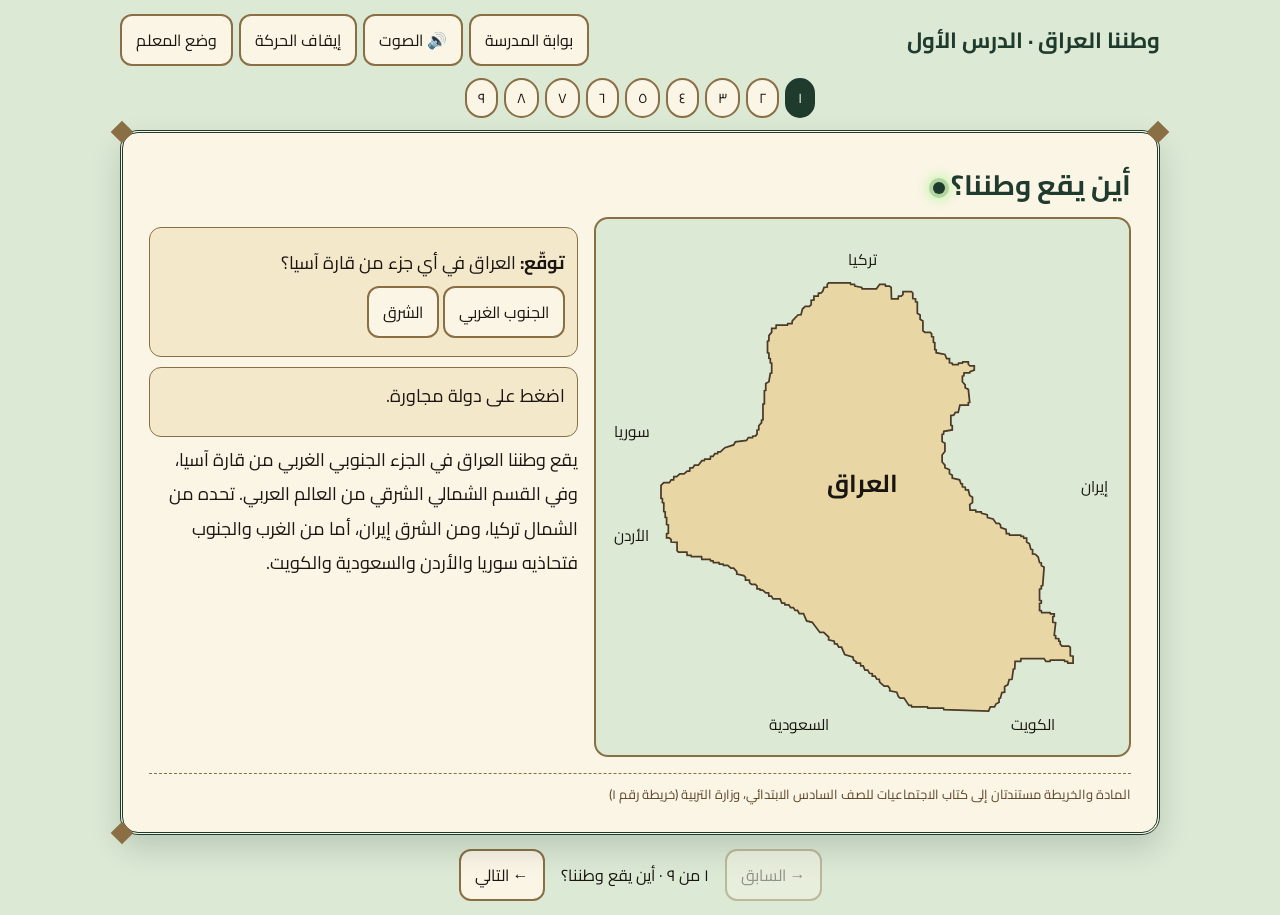
<file: lessons/grade6-social-lesson1.html>
<!DOCTYPE html>
<html lang="ar" dir="rtl">
<head>
<meta charset="utf-8">
<meta name="viewport" content="width=device-width,initial-scale=1">
<link rel="stylesheet" href="../assets/fonts/cairo.css">
<title>وطننا العراق — الدرس الأول</title>
<style>
:root{--olive:#DCE9D5;--cream:#FBF5E6;--card:#F4E8CB;--green:#1F3B2D;--ink:#1A1511;--brown:#5B4326;--line:#8A6F45;--red:#7A1212;--gold:#B8860B;}
*{box-sizing:border-box}
body{margin:0;min-height:100vh;font-family:'Cairo',Tahoma,sans-serif;color:var(--ink);background:var(--olive);padding:14px;display:flex;flex-direction:column;align-items:center}
header{width:100%;max-width:1040px;display:flex;justify-content:space-between;align-items:center;flex-wrap:wrap;gap:8px}
header h1{margin:0;font-size:22px;color:var(--green)}
.tools{display:flex;gap:6px}
button{font-family:inherit;border:2px solid var(--line);background:var(--cream);color:var(--ink);padding:9px 14px;border-radius:12px;cursor:pointer;font-size:16px}
button:disabled{opacity:.4;cursor:default}
button.on{background:var(--green);color:var(--cream);border-color:var(--green)}
.dots{display:flex;gap:6px;flex-wrap:wrap;justify-content:center;margin:12px 0}
.dots button{padding:5px 11px;font-size:14px;border-radius:20px}
.frame{position:relative;width:100%;max-width:1040px;min-height:540px;background:var(--cream);border:3px double var(--green);border-radius:18px;padding:26px;box-shadow:0 14px 30px rgba(31,59,45,.18);animation:enter .6s ease both}
.frame::before,.frame::after,.c2{content:"";position:absolute;width:16px;height:16px;background:var(--line);transform:rotate(45deg)}
.frame::before{top:-9px;right:-9px}.frame::after{bottom:-9px;left:-9px}
.c2{top:-9px;left:-9px}
h2{margin:0 0 6px;font-size:28px;color:var(--green)}
h3{margin:12px 0 6px;font-size:19px;color:var(--brown)}
p{margin:6px 0;line-height:1.9;font-size:18px}
.src{font-size:13px;color:var(--brown);margin-top:16px;border-top:1px dashed var(--line);padding-top:8px}
.glow{display:inline-block;width:12px;height:12px;border-radius:50%;background:var(--green);box-shadow:0 0 0 4px rgba(31,59,45,.18),0 0 14px 4px rgba(57,255,20,.45);margin-left:6px;vertical-align:middle}
.grid2{display:grid;grid-template-columns:1.25fr 1fr;gap:16px;align-items:start}
.map{background:var(--olive);border:2px solid var(--line);border-radius:14px;padding:8px}
.map svg{width:100%;max-height:520px;display:block}
.nb{cursor:pointer}
.nb text{font-family:inherit;font-size:44px;fill:var(--ink)}
.nb:hover text{fill:var(--red);font-weight:700}
.rg{cursor:pointer;stroke:#4A3A28;stroke-width:3;transition:fill .6s,opacity .3s}
.rg:hover{opacity:.9}
.rg.hit{stroke:var(--gold);stroke-width:8}
.water{fill:#2F6F9A;opacity:.85;transition:opacity .6s}
.water.hi{opacity:1;filter:drop-shadow(0 0 6px #7fd3ff)}
.dam{cursor:pointer;transition:r .3s}
.dam:hover{r:26}
.info{background:var(--card);border:1px solid var(--line);border-radius:12px;padding:12px;margin-top:10px;min-height:70px;font-size:18px;line-height:1.8}
.chips{display:flex;flex-wrap:wrap;gap:8px;margin-top:8px}
.chip{background:var(--card);border:2px solid var(--line);border-radius:22px;padding:8px 14px;font-size:17px;cursor:pointer}
.chip.sel{background:var(--green);color:var(--cream);border-color:var(--green)}
.chip.done{background:#DCE9D5;border-color:var(--green)}
.box{background:var(--card);border:1px solid var(--line);border-radius:12px;padding:12px;margin-top:10px}
.ok{color:var(--green);font-weight:700}
.bad{color:var(--red);font-weight:700}
.q{margin-bottom:12px;padding-bottom:10px;border-bottom:1px dashed var(--line)}
.q button{display:block;width:100%;text-align:right;margin:5px 0;font-size:17px}
.timer{font-size:54px;font-weight:700;color:var(--red);text-align:center}
.players{display:grid;grid-template-columns:1fr 1fr;gap:14px}
.player{background:var(--card);border:3px solid var(--green);border-radius:16px;padding:14px;text-align:center}
.player.live{background:#DCE9D5;box-shadow:0 0 0 4px rgba(57,255,20,.35)}
.player .pts{font-size:46px;font-weight:700;color:var(--green)}
.player button{width:100%;font-size:20px;padding:14px;margin-top:8px}
.slider{width:100%;accent-color:var(--red);margin-top:10px}
.zone{font-size:22px;font-weight:700;color:var(--green);margin-top:6px}
.stars{font-size:34px;letter-spacing:4px;color:var(--gold)}
.idcard{background:var(--cream);border:4px double var(--green);border-radius:18px;padding:22px;max-width:640px;margin:0 auto}
.idcard h3{text-align:center;font-size:24px;color:var(--green)}
.idcard li{margin:6px 0;font-size:17px;line-height:1.8}
.idcard ul{padding-right:20px}
.teach .frame p,.teach .info{font-size:24px}
.teach h2{font-size:34px}
@keyframes enter{from{opacity:0;transform:translateY(14px)}to{opacity:1;transform:none}}
.still *{animation:none!important;transition:none!important}
@media (max-width:760px){.grid2,.players{grid-template-columns:1fr}h2{font-size:23px}.frame{padding:18px}}
@media print{body{background:#fff;padding:0}body *{visibility:hidden}#idcard,#idcard *{visibility:visible}#idcard{position:absolute;left:0;top:0;width:100%;max-width:none}header,.dots,.ctrl,.src{display:none}}
</style>
</head>
<body>
<header>
  <h1>وطننا العراق · الدرس الأول</h1>
  <div class="tools">
    <a href="../index.html#/lessons"><button>بوابة المدرسة</button></a>
    <button id="mute">🔊 الصوت</button>
    <button id="still">إيقاف الحركة</button>
    <button id="teach">وضع المعلم</button>
  </div>
</header>
<div class="dots" id="dots"></div>
<main class="frame" id="stage"><span class="c2"></span></main>
<div class="ctrl" style="display:flex;gap:10px;margin-top:14px;align-items:center">
  <button id="prev">→ السابق</button>
  <span id="prog" style="min-width:160px;text-align:center"></span>
  <button id="next">← التالي</button>
</div>

<script>
const $ = s => document.querySelector(s);
const AR = '٠١٢٣٤٥٦٧٨٩';
const toAr = n => String(n).replace(/\d/g, d => AR[d]);
const SH = {"mountain": {"paths": ["M145,1191 L145,1224 L210,1224 L210,1191 Z", "M591,177 L591,184 L579,194 L579,201 L583,202 L583,214 L591,222 L599,222 L604,234 L624,234 L625,247 L629,248 L629,255 L633,259 L686,259 L687,255 L703,255 L708,264 L713,265 L713,272 L717,273 L717,284 L721,285 L721,289 L728,284 L733,268 L741,268 L746,276 L770,276 L771,284 L767,285 L766,290 L750,290 L750,330 L754,331 L754,335 L762,335 L767,343 L778,343 L779,347 L783,347 L792,356 L792,364 L820,364 L824,360 L824,348 L833,343 L842,330 L866,326 L871,335 L875,336 L875,343 L871,344 L871,351 L875,352 L875,376 L871,380 L875,381 L875,389 L880,390 L880,397 L888,402 L892,418 L900,423 L900,456 L908,456 L913,464 L920,464 L925,469 L925,476 L929,476 L930,481 L934,482 L934,489 L945,489 L945,482 L954,476 L954,473 L945,472 L945,465 L950,464 L950,457 L966,456 L971,464 L980,465 L980,493 L975,498 L959,498 L959,502 L955,503 L955,514 L959,515 L959,522 L966,522 L967,527 L970,527 L970,515 L975,514 L976,510 L1000,510 L1004,482 L1000,481 L1000,469 L995,468 L995,461 L987,460 L987,444 L983,443 L983,436 L979,435 L979,427 L983,426 L984,414 L991,414 L992,410 L1004,410 L1008,414 L1008,407 L1016,406 L1016,402 L1008,394 L1001,394 L1000,390 L992,390 L991,394 L955,394 L954,390 L945,389 L945,377 L941,373 L925,373 L924,369 L908,368 L908,361 L912,360 L912,356 L904,355 L904,331 L899,330 L899,311 L888,311 L887,306 L870,301 L870,273 L874,269 L866,268 L866,256 L854,256 L853,252 L845,251 L849,235 L858,234 L858,231 L853,230 L853,223 L849,222 L849,215 L845,214 L845,210 L837,209 L837,202 L841,198 L837,197 L837,189 L833,185 L829,185 L828,189 L821,189 L820,194 L813,194 L808,206 L788,210 L788,218 L779,219 L778,210 L770,209 L770,198 L783,193 L774,177 L754,177 L750,173 L749,177 L733,181 L732,185 L725,185 L724,181 L700,185 L699,181 L691,180 L691,173 L683,173 L682,169 L662,169 L657,160 L650,160 L649,164 L633,164 L632,169 L621,169 L620,160 L616,160 L615,164 L604,164 L604,168 L595,177 Z"]}, "undulating": {"paths": ["M145,1241 L145,1249 L149,1250 L149,1257 L145,1258 L145,1274 L202,1274 L203,1269 L210,1269 L210,1241 Z", "M445,290 L445,301 L437,302 L437,314 L457,314 L462,322 L482,322 L483,326 L532,326 L533,330 L540,330 L541,335 L549,335 L550,339 L599,339 L600,343 L611,343 L612,347 L620,347 L621,351 L641,351 L642,355 L649,355 L654,364 L661,364 L662,368 L666,368 L667,385 L671,386 L671,406 L667,410 L671,411 L671,456 L675,457 L675,464 L679,468 L686,468 L678,460 L678,452 L686,451 L687,456 L692,457 L692,464 L700,465 L699,473 L687,473 L687,476 L691,476 L692,481 L708,497 L724,497 L725,502 L732,502 L733,506 L749,510 L767,531 L775,532 L779,547 L783,547 L784,552 L792,557 L792,564 L796,565 L796,572 L800,573 L804,589 L809,590 L809,598 L816,598 L821,603 L821,610 L834,619 L838,635 L845,635 L846,639 L853,635 L853,611 L837,602 L837,594 L833,593 L834,585 L845,585 L846,593 L850,594 L850,602 L862,602 L871,618 L880,619 L880,635 L884,636 L888,652 L892,653 L892,664 L900,665 L900,673 L916,677 L921,689 L930,690 L930,698 L934,699 L934,719 L938,720 L938,727 L946,735 L950,735 L967,756 L975,756 L976,764 L983,764 L984,769 L1001,774 L1001,785 L1005,786 L1005,798 L1008,798 L1008,790 L1012,789 L1012,778 L1016,774 L1004,764 L1004,757 L991,756 L991,749 L995,745 L987,744 L987,736 L984,736 L983,745 L975,744 L975,732 L983,731 L979,724 L958,723 L958,711 L950,710 L950,703 L945,702 L945,695 L937,689 L933,674 L925,674 L924,678 L916,677 L916,665 L929,664 L929,653 L933,652 L933,644 L937,643 L933,639 L937,619 L933,615 L920,614 L920,607 L924,603 L916,602 L916,594 L924,593 L930,585 L945,585 L946,581 L954,581 L954,573 L950,572 L950,548 L954,547 L955,539 L962,539 L963,531 L970,531 L971,527 L975,527 L975,523 L970,522 L970,511 L975,510 L976,506 L987,506 L991,510 L992,502 L1000,502 L1001,510 L1004,510 L1004,503 L1008,502 L1008,498 L1004,497 L1004,490 L1001,490 L1000,498 L979,497 L979,473 L983,472 L983,465 L987,461 L983,465 L976,465 L975,486 L959,486 L958,465 L970,464 L966,457 L951,457 L951,464 L946,465 L946,472 L951,473 L951,481 L946,482 L945,490 L934,490 L933,482 L924,476 L924,469 L920,465 L913,465 L908,457 L899,456 L899,423 L891,418 L887,402 L879,397 L879,390 L874,389 L874,352 L870,351 L870,344 L874,343 L874,327 L854,327 L853,331 L842,331 L842,335 L825,348 L825,360 L820,365 L792,365 L791,356 L783,348 L779,348 L778,344 L767,344 L762,336 L754,336 L753,331 L749,330 L749,290 L766,289 L766,285 L770,284 L770,273 L766,277 L746,277 L737,265 L733,265 L733,276 L729,277 L729,284 L717,285 L716,273 L712,272 L712,265 L708,265 L703,256 L687,256 L686,260 L633,260 L628,255 L628,248 L624,247 L624,235 L604,235 L599,230 L599,223 L591,223 L582,214 L582,202 L578,201 L578,194 L582,193 L582,189 L575,189 L575,197 L566,198 L562,202 L562,209 L554,210 L554,222 L545,231 L537,231 L533,235 L533,243 L525,244 L525,255 L520,256 L515,265 L508,265 L500,273 L499,281 L487,281 L486,285 L470,285 L466,281 L465,290 Z"]}, "plain": {"paths": ["M562,661 L562,664 L570,664 L575,669 L571,685 L575,689 L579,685 L586,685 L591,702 L595,702 L596,710 L604,715 L604,727 L608,728 L608,739 L612,740 L612,756 L616,757 L616,764 L612,765 L612,777 L616,781 L625,782 L625,794 L632,794 L637,802 L645,802 L650,807 L650,815 L646,819 L650,820 L650,827 L654,828 L654,835 L658,836 L658,840 L667,845 L667,852 L674,856 L674,824 L678,823 L678,816 L682,815 L682,790 L691,789 L692,794 L699,794 L704,799 L704,806 L708,807 L708,819 L713,820 L713,835 L717,836 L717,840 L729,841 L729,856 L725,857 L729,861 L729,877 L721,878 L720,882 L708,882 L708,890 L717,895 L717,902 L721,906 L732,906 L733,911 L738,912 L738,936 L746,937 L746,956 L742,957 L742,965 L757,961 L758,969 L763,970 L763,981 L767,982 L767,998 L771,994 L778,994 L779,998 L791,998 L792,1002 L799,1002 L800,1015 L804,1019 L812,1019 L817,1024 L817,1032 L824,1032 L829,1037 L829,1044 L842,1045 L842,1061 L874,1065 L875,1069 L880,1070 L880,1077 L884,1078 L884,1086 L888,1090 L892,1086 L904,1086 L917,1107 L941,1107 L942,1111 L958,1111 L963,1103 L970,1103 L971,1119 L983,1119 L988,1128 L996,1133 L996,1144 L1009,1145 L1009,1157 L1013,1153 L1021,1153 L1022,1161 L1046,1161 L1047,1165 L1054,1165 L1055,1169 L1096,1169 L1097,1178 L1093,1182 L1097,1186 L1104,1186 L1109,1178 L1117,1178 L1118,1186 L1113,1187 L1113,1194 L1121,1194 L1122,1199 L1137,1199 L1138,1203 L1146,1203 L1151,1211 L1167,1211 L1168,1215 L1217,1215 L1218,1219 L1233,1219 L1234,1224 L1242,1224 L1247,1232 L1254,1232 L1260,1240 L1264,1236 L1271,1236 L1272,1240 L1279,1240 L1280,1244 L1288,1244 L1289,1249 L1304,1249 L1304,1229 L1297,1229 L1296,1220 L1292,1219 L1292,1212 L1296,1208 L1288,1200 L1272,1200 L1271,1195 L1267,1194 L1267,1187 L1263,1186 L1263,1179 L1254,1178 L1254,1170 L1250,1169 L1250,1162 L1246,1161 L1246,1141 L1250,1140 L1250,1133 L1246,1132 L1246,1116 L1250,1115 L1250,1108 L1239,1108 L1238,1104 L1218,1108 L1217,1104 L1208,1103 L1208,1020 L1217,1015 L1217,1008 L1221,1007 L1221,974 L1213,969 L1213,962 L1208,961 L1208,953 L1204,949 L1192,948 L1192,937 L1179,936 L1179,928 L1188,927 L1188,924 L1179,919 L1179,912 L1171,906 L1171,899 L1163,895 L1162,886 L1155,886 L1154,882 L1147,882 L1146,886 L1130,886 L1129,882 L1122,882 L1121,878 L1113,878 L1104,861 L1096,860 L1096,853 L1092,857 L1084,857 L1083,845 L1079,841 L1067,841 L1066,832 L1055,832 L1054,824 L1047,824 L1046,820 L1017,820 L1016,816 L1009,816 L1008,807 L1004,806 L1004,786 L1000,785 L1000,774 L992,774 L991,770 L984,770 L983,765 L976,765 L975,761 L971,761 L954,744 L950,736 L946,736 L937,727 L937,720 L933,719 L933,699 L929,698 L929,690 L921,690 L916,685 L916,678 L900,674 L899,665 L883,660 L887,644 L884,644 L883,649 L867,653 L866,644 L858,636 L838,636 L837,628 L833,627 L833,619 L829,619 L820,610 L820,603 L816,599 L809,599 L808,594 L779,590 L778,586 L771,586 L770,582 L763,582 L762,578 L758,578 L753,569 L742,569 L741,573 L717,573 L712,568 L712,561 L708,561 L707,565 L700,565 L699,569 L692,569 L691,573 L671,573 L666,582 L658,582 L657,586 L633,586 L632,590 L625,590 L625,598 L621,599 L621,631 L625,632 L625,648 L629,649 L629,668 L632,668 L632,611 L637,606 L645,606 L650,611 L650,627 L654,628 L654,639 L658,643 L667,644 L671,660 L696,682 L696,694 L700,695 L700,702 L696,703 L695,711 L679,715 L679,719 L683,720 L682,728 L654,728 L653,724 L629,724 L628,720 L621,720 L620,715 L615,714 L615,707 L603,698 L603,690 L595,685 L595,678 L591,678 L590,682 L579,682 L578,669 L570,661 Z"]}, "western": {"paths": ["M206,1337 L202,1336 L202,1329 L191,1329 L190,1337 L149,1337 L149,1349 L140,1350 L140,1357 L148,1357 L149,1365 L206,1365 Z", "M140,1304 L140,1307 L145,1308 L145,1315 L198,1315 L199,1320 L202,1320 L202,1316 L210,1315 L210,1308 L215,1307 L215,1291 L211,1291 L210,1287 L203,1287 L202,1279 L199,1279 L198,1287 L166,1287 L165,1279 L157,1279 L157,1286 L145,1291 L145,1303 Z", "M433,311 L437,315 L437,326 L429,327 L429,343 L433,344 L433,364 L437,365 L437,372 L441,373 L441,385 L437,389 L445,390 L445,418 L437,419 L437,439 L433,440 L433,447 L424,448 L424,451 L429,452 L429,468 L420,469 L420,476 L424,477 L424,497 L420,498 L420,502 L424,503 L424,514 L420,515 L420,543 L416,544 L420,548 L420,556 L404,569 L404,581 L399,582 L399,593 L395,594 L395,602 L390,607 L374,607 L373,611 L345,615 L344,619 L337,619 L332,628 L324,628 L323,632 L316,632 L311,640 L295,644 L290,653 L274,657 L269,665 L262,665 L261,669 L253,669 L249,665 L248,669 L241,669 L240,678 L220,682 L219,695 L211,695 L210,690 L207,690 L207,698 L202,703 L195,703 L190,711 L182,711 L181,715 L174,715 L173,711 L169,715 L161,715 L161,727 L153,728 L148,736 L136,736 L135,732 L128,736 L128,744 L124,745 L124,760 L128,761 L128,777 L132,778 L132,794 L136,795 L140,835 L145,836 L145,856 L149,857 L149,869 L153,870 L153,877 L140,878 L140,885 L144,885 L145,890 L157,902 L174,903 L174,911 L178,912 L178,923 L170,924 L174,931 L198,931 L199,936 L206,936 L207,940 L244,944 L249,952 L273,952 L274,956 L290,956 L291,961 L306,961 L307,965 L315,965 L316,973 L332,973 L337,986 L344,986 L349,994 L357,994 L362,1002 L369,1002 L378,1015 L394,1019 L399,1032 L407,1032 L412,1040 L419,1040 L424,1048 L432,1048 L437,1057 L448,1057 L454,1065 L465,1065 L470,1073 L486,1077 L487,1082 L494,1082 L500,1090 L511,1090 L516,1095 L516,1103 L524,1103 L525,1107 L533,1108 L537,1123 L549,1123 L550,1132 L565,1136 L566,1144 L570,1144 L575,1153 L582,1153 L591,1165 L599,1165 L604,1170 L604,1178 L615,1178 L616,1186 L620,1186 L629,1195 L629,1199 L636,1199 L637,1203 L641,1203 L646,1208 L646,1219 L650,1220 L650,1224 L653,1224 L654,1219 L661,1219 L662,1228 L670,1228 L679,1240 L686,1240 L687,1244 L692,1245 L692,1249 L699,1249 L704,1261 L712,1261 L729,1282 L738,1283 L738,1290 L746,1291 L746,1295 L754,1300 L754,1307 L766,1307 L779,1324 L787,1324 L792,1332 L799,1332 L800,1340 L808,1340 L813,1349 L820,1349 L825,1354 L825,1361 L841,1365 L842,1370 L937,1374 L942,1382 L946,1378 L966,1378 L967,1382 L971,1378 L991,1378 L992,1382 L1033,1382 L1034,1386 L1050,1386 L1051,1382 L1062,1382 L1072,1370 L1079,1370 L1079,1362 L1087,1357 L1087,1350 L1096,1345 L1096,1337 L1101,1332 L1108,1332 L1108,1316 L1117,1311 L1117,1296 L1129,1295 L1129,1283 L1133,1282 L1129,1278 L1129,1266 L1133,1265 L1133,1258 L1137,1257 L1138,1244 L1146,1244 L1151,1236 L1175,1236 L1176,1232 L1213,1232 L1214,1236 L1221,1236 L1222,1240 L1246,1240 L1247,1236 L1254,1236 L1254,1233 L1247,1233 L1242,1225 L1234,1225 L1233,1220 L1218,1220 L1217,1216 L1168,1216 L1167,1212 L1151,1212 L1146,1204 L1138,1204 L1137,1200 L1122,1200 L1121,1195 L1113,1195 L1112,1187 L1117,1186 L1117,1179 L1109,1179 L1104,1187 L1097,1187 L1096,1170 L1055,1170 L1054,1166 L1038,1162 L1037,1158 L1033,1162 L1022,1162 L1021,1154 L1008,1153 L1008,1137 L1005,1137 L1004,1145 L996,1145 L995,1133 L987,1128 L987,1124 L983,1120 L970,1119 L970,1104 L963,1104 L958,1112 L942,1112 L941,1108 L917,1108 L912,1099 L908,1098 L908,1091 L900,1087 L899,1083 L895,1087 L884,1087 L883,1078 L879,1077 L879,1070 L875,1070 L874,1066 L842,1062 L841,1045 L829,1045 L828,1037 L816,1032 L816,1024 L799,1015 L799,1003 L766,994 L766,987 L770,986 L770,982 L762,981 L762,970 L757,969 L757,962 L750,962 L749,966 L741,965 L741,957 L745,956 L745,945 L749,941 L737,936 L737,912 L732,911 L732,903 L728,907 L721,907 L716,902 L716,895 L708,891 L707,886 L696,886 L695,882 L686,881 L682,866 L666,852 L666,845 L662,845 L657,836 L653,835 L653,828 L649,827 L649,807 L645,803 L637,803 L632,795 L625,795 L624,782 L616,782 L611,777 L611,765 L615,764 L615,757 L611,756 L611,740 L607,739 L607,728 L603,727 L603,715 L590,706 L586,682 L595,681 L604,690 L604,698 L616,707 L616,714 L620,714 L621,719 L628,719 L629,723 L653,723 L654,727 L686,727 L682,720 L675,720 L674,715 L662,715 L661,711 L650,711 L649,707 L642,707 L641,699 L636,698 L636,682 L632,681 L632,674 L628,673 L628,649 L624,648 L624,640 L620,639 L620,599 L624,598 L624,590 L632,589 L633,585 L657,585 L658,581 L666,581 L671,572 L691,572 L692,568 L699,568 L700,564 L712,564 L717,572 L741,572 L742,568 L753,568 L763,581 L770,581 L771,585 L778,585 L779,589 L791,589 L792,593 L803,593 L803,586 L799,585 L799,573 L795,572 L791,557 L783,552 L783,548 L778,547 L778,540 L749,511 L742,511 L741,507 L725,503 L724,498 L708,498 L691,481 L691,477 L687,477 L674,464 L674,457 L670,456 L670,411 L666,410 L670,386 L666,385 L666,369 L662,369 L661,365 L654,365 L649,356 L642,356 L641,352 L621,352 L620,348 L608,348 L607,344 L600,344 L599,340 L546,340 L545,336 L540,335 L540,331 L533,331 L532,327 L483,327 L482,323 L462,323 L457,315 Z"]}, "water": {"paths": ["M1247,1241 L1247,1249 L1243,1250 L1247,1254 L1247,1274 L1260,1275 L1260,1290 L1268,1296 L1268,1311 L1260,1312 L1259,1316 L1251,1316 L1250,1308 L1254,1304 L1243,1304 L1242,1308 L1234,1308 L1226,1316 L1218,1332 L1225,1332 L1226,1340 L1233,1340 L1234,1336 L1254,1336 L1255,1345 L1264,1346 L1264,1353 L1268,1354 L1268,1374 L1272,1375 L1272,1382 L1276,1383 L1276,1391 L1280,1392 L1280,1399 L1289,1404 L1289,1416 L1301,1421 L1301,1445 L1317,1445 L1317,1379 L1321,1378 L1317,1374 L1317,1258 L1313,1257 L1313,1250 L1297,1250 L1296,1254 L1289,1254 L1288,1250 L1280,1250 L1279,1245 L1272,1245 L1271,1241 L1264,1241 L1263,1245 L1251,1245 Z", "M202,1169 L202,1158 L198,1154 L191,1154 L190,1149 L186,1149 L181,1158 L174,1158 L173,1154 L169,1158 L153,1154 L153,1161 L169,1165 L170,1173 L185,1173 L186,1178 L198,1178 L198,1170 Z", "M687,782 L687,789 L683,790 L683,815 L679,816 L679,823 L675,824 L675,840 L679,841 L679,848 L683,849 L683,869 L691,873 L700,885 L707,885 L708,881 L720,881 L721,877 L728,877 L728,861 L716,856 L716,849 L720,845 L716,844 L716,836 L712,835 L712,820 L707,819 L707,807 L703,806 L703,799 L699,795 L691,794 L691,782 Z", "M667,769 L678,769 L679,773 L695,773 L699,757 L671,757 L667,761 Z", "M859,611 L859,639 L867,644 L867,652 L874,652 L870,648 L870,640 L879,639 L879,632 L874,631 L874,624 Z", "M637,603 L637,610 L633,611 L633,681 L646,690 L646,698 L650,699 L650,706 L654,710 L674,710 L675,714 L695,710 L695,703 L699,702 L699,695 L695,694 L695,682 L691,686 L682,685 L682,669 L670,660 L666,644 L658,644 L653,639 L653,628 L649,627 L649,611 L641,603 Z", "M512,599 L516,614 L524,618 L529,627 L533,623 L540,623 L546,631 L553,631 L561,623 L561,611 L553,603 L533,603 L532,599 L516,603 Z", "M178,394 L182,401 L194,401 L190,394 Z", "M854,340 L854,343 L859,344 L859,351 L850,352 L850,355 L854,356 L854,360 L862,360 L862,356 L866,355 L866,340 Z", "M462,152 L462,159 L466,163 L470,159 L482,159 L482,156 L470,156 L469,148 Z"]}, "outline": {"paths": ["M604,160 L600,164 L600,172 L591,173 L587,184 L582,189 L575,189 L574,198 L562,198 L562,209 L554,210 L554,222 L549,227 L537,227 L529,235 L525,251 L516,252 L500,269 L499,277 L487,277 L486,281 L454,281 L453,290 L441,290 L441,301 L433,311 L433,326 L429,327 L429,360 L433,361 L433,376 L437,377 L437,389 L441,390 L441,418 L437,419 L433,443 L424,448 L424,468 L420,469 L420,506 L416,507 L416,552 L412,553 L412,560 L404,569 L404,581 L399,582 L399,593 L395,598 L387,599 L386,603 L374,603 L369,611 L337,615 L332,624 L307,632 L294,644 L287,644 L286,649 L278,649 L273,657 L266,657 L265,665 L249,665 L248,669 L241,669 L231,682 L220,682 L215,690 L207,690 L206,699 L199,699 L190,707 L178,707 L169,715 L161,715 L160,724 L153,724 L148,732 L132,732 L124,740 L124,777 L128,778 L128,789 L132,790 L132,815 L136,816 L136,831 L140,832 L140,852 L145,853 L145,877 L140,878 L140,890 L148,890 L153,895 L153,902 L170,903 L170,927 L174,931 L198,931 L199,940 L210,940 L211,944 L240,944 L241,952 L265,952 L266,956 L273,956 L274,961 L290,961 L291,965 L302,965 L303,969 L315,969 L324,977 L332,977 L341,987 L341,994 L361,998 L366,1003 L366,1011 L377,1011 L378,1019 L383,1023 L394,1023 L399,1028 L399,1036 L407,1036 L408,1040 L415,1040 L424,1048 L432,1048 L433,1057 L440,1057 L445,1065 L465,1065 L470,1077 L478,1077 L479,1082 L490,1082 L495,1090 L503,1090 L508,1098 L515,1098 L520,1107 L532,1107 L541,1128 L557,1132 L579,1161 L590,1161 L604,1174 L604,1182 L620,1186 L621,1194 L628,1194 L633,1203 L641,1203 L650,1224 L674,1232 L675,1240 L683,1245 L683,1249 L695,1249 L696,1257 L703,1257 L708,1269 L716,1269 L721,1278 L729,1279 L729,1286 L737,1286 L742,1295 L749,1295 L750,1303 L763,1315 L774,1315 L779,1321 L779,1328 L799,1332 L804,1345 L809,1349 L820,1349 L834,1370 L841,1370 L842,1374 L887,1374 L888,1378 L933,1378 L934,1382 L1062,1386 L1067,1374 L1079,1374 L1083,1366 L1092,1361 L1092,1350 L1096,1349 L1100,1333 L1108,1332 L1108,1316 L1117,1311 L1121,1296 L1129,1295 L1133,1266 L1137,1265 L1138,1244 L1154,1244 L1155,1236 L1221,1236 L1226,1244 L1238,1244 L1239,1240 L1279,1240 L1280,1244 L1288,1244 L1289,1249 L1304,1249 L1304,1229 L1296,1228 L1296,1204 L1292,1200 L1272,1200 L1267,1194 L1267,1187 L1263,1186 L1263,1179 L1254,1178 L1254,1170 L1250,1169 L1254,1133 L1246,1132 L1246,1116 L1250,1115 L1250,1108 L1239,1108 L1238,1104 L1214,1104 L1213,1099 L1208,1098 L1208,1078 L1213,1077 L1213,1070 L1208,1069 L1208,1037 L1213,1036 L1213,1028 L1217,1027 L1221,974 L1213,969 L1213,962 L1208,961 L1204,945 L1196,937 L1188,936 L1188,924 L1183,923 L1179,907 L1171,902 L1171,891 L1163,891 L1162,886 L1155,886 L1154,882 L1122,882 L1121,878 L1113,878 L1112,866 L1097,861 L1096,853 L1092,849 L1084,849 L1075,836 L1059,832 L1058,824 L1042,820 L1041,816 L1026,816 L1025,811 L1009,811 L1008,795 L1016,789 L1016,774 L1008,769 L1004,753 L996,753 L995,745 L987,744 L987,736 L983,735 L979,724 L958,719 L958,711 L950,706 L950,695 L937,689 L937,682 L929,673 L929,653 L937,643 L937,619 L929,614 L929,594 L933,593 L934,585 L958,581 L958,569 L954,568 L954,540 L962,539 L967,531 L975,531 L980,510 L1004,510 L1004,503 L1008,502 L1004,465 L995,460 L995,452 L987,443 L987,427 L991,426 L992,418 L1008,418 L1009,414 L1021,410 L1021,398 L1009,398 L1004,393 L1004,386 L988,386 L987,390 L976,390 L975,394 L959,394 L958,390 L950,389 L950,377 L942,377 L937,365 L912,360 L912,352 L908,351 L908,331 L904,330 L904,315 L899,314 L899,306 L895,302 L880,302 L874,297 L874,269 L866,264 L866,252 L858,247 L858,215 L853,214 L853,206 L845,205 L845,189 L841,185 L817,185 L817,193 L812,198 L804,198 L803,206 L784,206 L783,173 L778,169 L767,169 L766,164 L750,164 L741,177 L700,177 L699,173 L679,169 L678,164 L667,164 L666,160 Z"]}};
const VIEW = "0 0 1401 1489";
const IRAQ_D = SH.outline.paths.join(' ');

/* ---------- الصوت ---------- */
let ac = null, osc = null, gain = null, stopT = null, muted = false;
function audio(){ if(!ac){ try{ ac = new (window.AudioContext||window.webkitAudioContext)(); }catch(e){ return null; } } if(ac.state==='suspended') ac.resume(); return ac; }
function tone(f){ if(muted) return; const c = audio(); if(!c) return;
  if(!osc){ osc = c.createOscillator(); gain = c.createGain(); gain.gain.value = 0; osc.type='sine'; osc.connect(gain).connect(c.destination); osc.start(); }
  osc.frequency.setTargetAtTime(f, c.currentTime, 0.03); gain.gain.setTargetAtTime(0.06, c.currentTime, 0.03);
  clearTimeout(stopT); stopT = setTimeout(silence, 1500); }
function silence(){ if(gain && ac) gain.gain.setTargetAtTime(0, ac.currentTime, 0.05); }
function blip(ok){ if(muted) return; const c = audio(); if(!c) return; const o = c.createOscillator(), g = c.createGain();
  o.type='triangle'; o.frequency.value = ok===false ? 220 : 660; g.gain.value = 0.05; o.connect(g).connect(c.destination); o.start(); o.stop(c.currentTime+0.18); }
$('#mute').onclick = () => { muted = !muted; $('#mute').textContent = muted ? '🔇 مكتوم' : '🔊 الصوت'; if(muted) silence(); };
$('#still').onclick = () => { document.body.classList.toggle('still'); $('#still').classList.toggle('on'); };
$('#teach').onclick = () => { document.body.classList.toggle('teach'); $('#teach').classList.toggle('on'); };

/* ---------- الخريطة: أشكال مستخرجة من خريطة الكتاب رقم (١) ---------- */
const NB = { 'تركيا':'تحدّ العراق من الشمال.', 'إيران':'تحدّ العراق من الشرق.', 'سوريا':'تحاذي العراق من الغرب.', 'الأردن':'تحاذي العراق من الغرب.', 'السعودية':'تحاذي العراق من الغرب والجنوب.', 'الكويت':'تحاذي العراق من الجنوب.' };
const NB_POS = [['تركيا',700,110],['إيران',1365,760],['سوريا',40,600],['الأردن',40,900],['السعودية',520,1440],['الكويت',1190,1440]];
function neighbours(){ return NB_POS.map(([n,x,y]) => `<g class="nb" data-n="${n}"><text x="${x}" y="${y}" text-anchor="middle">${n}</text></g>`).join(''); }
const REG = [
  { id:'mt', n:'المنطقة الجبلية', key:'mountain', d:'تنتشر الجبال في الأقسام الشمالية والشمالية الشرقية من العراق.' },
  { id:'ud', n:'المنطقة المتموجة', key:'undulating', d:'تمتد المناطق المتموجة إلى الجنوب الغربي من المنطقة الجبلية.' },
  { id:'pl', n:'السهل الرسوبي', key:'plain', d:'في وسط العراق وجنوبه تنبسط الأرض وتصبح سهلية، ويطلق عليها تسمية السهل الرسوبي.' },
  { id:'wp', n:'الهضبة الغربية', key:'western', d:'تتكون الأقسام الغربية والجنوبية الغربية من هضبة واسعة يطلق عليها تسمية الهضبة الغربية، وهي أكبر أقسام السطح مساحة.' }
];
const REG_FILL = { mountain:'#B5652E', undulating:'#D9A46B', plain:'#A9C970', western:'#F5E9A8' };
function pathsOf(key){ return SH[key].paths.map(d => `<path d="${d}"/>`).join(''); }
function baseMap(extra){ return `<svg viewBox="${VIEW}" role="img" aria-label="خريطة العراق">${extra}</svg>`; }

/* ---------- الشاشات ---------- */
const screens = [];

/* 1 — الموقع */
screens.push({ title:'أين يقع وطننا؟', render(el){
  el.innerHTML = `
    <h2>أين يقع وطننا؟ <span class="glow"></span></h2>
    <div class="grid2">
      <div class="map">${baseMap(`<path d="${IRAQ_D}" fill="#E8D7A5" stroke="#4A3A28" stroke-width="5"/>
        <text x="700" y="760" text-anchor="middle" font-size="70" font-weight="700" fill="#1A1511">العراق</text>${neighbours()}`)}</div>
      <div>
        <div class="box">
          <p><b>توقّع:</b> العراق في أي جزء من قارة آسيا؟</p>
          <button id="g1">الجنوب الغربي</button> <button id="g2">الشرق</button>
          <p id="gr"></p>
        </div>
        <div class="info" id="info">اضغط على دولة مجاورة.</div>
        <p>يقع وطننا العراق في الجزء الجنوبي الغربي من قارة آسيا، وفي القسم الشمالي الشرقي من العالم العربي. تحده من الشمال تركيا، ومن الشرق إيران، أما من الغرب والجنوب فتحاذيه سوريا والأردن والسعودية والكويت.</p>
      </div>
    </div>
    <div class="src">المادة والخريطة مستندتان إلى كتاب الاجتماعيات للصف السادس الابتدائي، وزارة التربية (خريطة رقم ١)</div>`;
  $('#g1').onclick = () => { blip(true); $('#gr').innerHTML = '<span class="ok">صحيح.</span> العراق في الجزء الجنوبي الغربي من قارة آسيا.'; };
  $('#g2').onclick = () => { blip(false); $('#gr').innerHTML = '<span class="bad">ليس صحيحاً.</span> العراق في الجزء الجنوبي الغربي من قارة آسيا.'; };
  el.querySelectorAll('.nb').forEach(g => g.addEventListener('click', () => { blip(true); $('#info').innerHTML = `<b>${g.dataset.n}</b> ${NB[g.dataset.n]}`; }));
}});

/* 2 — أقسام السطح: اختر الاسم ثم الموقع */
screens.push({ title:'أقسام السطح', render(el){
  const done = new Set(); let sel = null;
  el.innerHTML = `
    <h2>أقسام سطح العراق</h2>
    <p>اختر اسم القسم من القائمة، ثم اضغط موقعه على الخريطة.</p>
    <div class="grid2">
      <div class="map">${baseMap(`<path d="${IRAQ_D}" fill="#fff" stroke="none"/>` + REG.map(r => `<g class="rg" data-id="${r.id}" style="fill:${REG_FILL[r.key]}">${pathsOf(r.key)}</g>`).join('') + `<path d="${IRAQ_D}" fill="none" stroke="#4A3A28" stroke-width="5"/>`)}</div>
      <div>
        <div class="chips" id="names"></div>
        <div class="info" id="info">اختر اسماً من القائمة.</div>
        <p class="small" id="score"></p>
      </div>
    </div>
    <div class="src">المصدر: كتاب الاجتماعيات للصف السادس الابتدائي، وزارة التربية (خريطة رقم ١)</div>`;
  const box = el.querySelector('#names');
  REG.forEach(r => { const c = document.createElement('span'); c.className='chip'; c.textContent = r.n; c.dataset.id = r.id;
    c.onclick = () => { if(done.has(r.id)) return; el.querySelectorAll('.chip').forEach(x => x.classList.remove('sel')); c.classList.add('sel'); sel = r.id; $('#info').textContent = 'اضغط موقع القسم على الخريطة.'; };
    box.appendChild(c); });
  el.querySelectorAll('.rg').forEach(g => g.addEventListener('click', () => {
    if(!sel){ $('#info').textContent = 'اختر اسم القسم أولاً.'; return; }
    const r = REG.find(x => x.id === g.dataset.id);
    if(sel === r.id){ blip(true); done.add(r.id); g.classList.add('hit'); el.querySelector(`.chip[data-id="${r.id}"]`).classList.add('done'); $('#info').innerHTML = `<span class="ok">صحيح.</span> ${r.d}`; }
    else { blip(false); $('#info').innerHTML = '<span class="bad">ليس هذا الموقع.</span> جرّب مرة أخرى.'; }
    sel = null; el.querySelectorAll('.chip').forEach(x => x.classList.remove('sel'));
    $('#score').textContent = `${toAr(done.size)} من ${toAr(REG.length)} أقسام`;
  }));
}});

/* 3 — المياه: الأنهار والبحيرات والسدود كما في خريطة رقم (٣) */
const DAMS = [
  { n:'الثرثار', x:700, y:600, d:'بحيرة من أهم مناطق خزن المياه وتوليد الطاقة الكهربائية.' },
  { n:'الحبانية', x:720, y:820, d:'بحيرة من أهم مناطق خزن المياه وتوليد الطاقة الكهربائية.' },
  { n:'الرزازة', x:740, y:900, d:'بحيرة من أهم مناطق خزن المياه، وهي مناطق سياحية جميلة.' },
  { n:'دوكان', x:1000, y:300, d:'بحيرة في إقليم كردستان، من أهم مناطق خزن المياه وتوليد الطاقة الكهربائية.' },
  { n:'دربندخان', x:1060, y:420, d:'بحيرة من أهم مناطق خزن المياه وتوليد الطاقة الكهربائية.' }
];
screens.push({ title:'المياه', render(el){
  el.innerHTML = `
    <h2>مياه العراق</h2>
    <p>تنقسم مصادر المياه إلى ثلاثة أنواع: الأمطار والثلوج، والمياه السطحية، والمياه الجوفية. ويعد نهر دجلة وروافده والفرات وشط العرب من أهم الموارد المائية.</p>
    <div class="grid2">
      <div class="map">${baseMap(`<path d="${IRAQ_D}" fill="#E8D7A5" stroke="#4A3A28" stroke-width="5" opacity=".7"/>
        <g id="wl">${SH.water.paths.map(d => `<path class="water" d="${d}"/>`).join('')}</g>
        ${DAMS.map((m,i) => `<g class="dam-g" data-i="${i}"><circle class="dam" cx="${m.x}" cy="${m.y}" r="18" fill="#B8860B" stroke="#1A1511" stroke-width="4"/></g>`).join('')}
        ${DAMS.map(m => `<text x="${m.x+30}" y="${m.y+10}" font-size="40" fill="#1A1511" font-weight="700">${m.n}</text>`).join('')}`)}</div>
      <div>
        <div class="chips">
          <span class="chip" data-s="أ">الأمطار والثلوج</span>
          <span class="chip" data-s="ب">المياه السطحية</span>
          <span class="chip" data-s="ج">المياه الجوفية</span>
        </div>
        <div class="info" id="info">اختر نوعاً من المياه، أو اضغط بحيرة على الخريطة.</div>
      </div>
    </div>
    <div class="src">المصدر: كتاب الاجتماعيات للصف السادس الابتدائي، وزارة التربية (خريطة رقم ٣ والنص)</div>`;
  const S = { 'أ':'الأمطار والثلوج من مصادر المياه في وطننا، وهي تغذي الأنهار والمياه الجوفية.', 'ب':'تجري على سطح الأرض، وتتمثل بالأنهار وروافدها وفروعها، والبحيرات، والأهوار والمستنقعات، والسدود.', 'ج':'مياه تحت سطح الأرض، وهي أحد المصادر المائية في وطننا.' };
  el.querySelectorAll('.chip[data-s]').forEach(c => c.onclick = () => {
    blip(true); el.querySelectorAll('#wl .water').forEach(w => w.classList.add('hi'));
    setTimeout(() => el.querySelectorAll('#wl .water').forEach(w => w.classList.remove('hi')), 1400);
    el.querySelectorAll('.chip[data-s]').forEach(x => x.classList.remove('sel')); c.classList.add('sel');
    $('#info').innerHTML = `<b>${c.textContent}:</b> ${S[c.dataset.s]}`;
  });
  el.querySelectorAll('.dam-g').forEach(g => g.addEventListener('click', () => {
    const m = DAMS[+g.dataset.i]; blip(true); $('#info').innerHTML = `<b>${m.n}:</b> ${m.d}`;
  }));
}});

/* 4 — المناخ: توقّع ثم المؤشر والمناطق تتلوّن */
screens.push({ title:'المناخ', render(el){
  el.innerHTML = `
    <h2>مناخ العراق</h2>
    <div class="box">
      <p><b>توقّع أولاً:</b> أين يزداد سقوط الأمطار، في الشمال أم في الجنوب؟</p>
      <button data-p="n">الشمال</button> <button data-p="s">الجنوب</button>
      <p id="rev"></p>
    </div>
    <div class="grid2" style="margin-top:12px">
      <div class="map">${baseMap(`<path d="${IRAQ_D}" fill="#E8D7A5" stroke="#4A3A28" stroke-width="5" opacity=".5"/>
        <line id="ln" x1="-40" x2="1440" y1="0" y2="0" stroke="#8A1F1F" stroke-width="10" stroke-dasharray="26 16"/>`)}</div>
      <div>
        <input type="range" class="slider" id="sl" min="0" max="100" value="0" aria-label="من الشمال إلى الجنوب">
        <div class="zone" id="zone"></div>
        <div class="info" id="info"></div>
        <p class="small">حرّك المؤشر من الشمال إلى الجنوب.</p>
      </div>
    </div>
    <div class="src">المصدر: كتاب الاجتماعيات للصف السادس الابتدائي، وزارة التربية (خريطة رقم ٢ والنص)</div>`;
  el.querySelectorAll('[data-p]').forEach(b => b.onclick = () => { const ok = b.dataset.p === 'n'; blip(ok);
    $('#rev').innerHTML = (ok ? '<span class="ok">صحيح.</span> ' : '<span class="bad">ليس صحيحاً.</span> ') + 'يزداد سقوط الأمطار في الأقسام الشمالية، وتقل كلما اتجهنا جنوباً.'; });
  const Y0 = 150, Y1 = 1370;
  const Z = t => t < 0.4
    ? { z:'الشمال', i:'يزداد سقوط الأمطار، ويقتصر سقوطها في فصل الشتاء. تنخفض الحرارة في الشتاء، وتكون أكثر اعتدالاً في الصيف، لذلك يسافر إليها كثيرون في الصيف للراحة والاستجمام.' }
    : { z:'الوسط والجنوب', i:'تقل الأمطار كلما اتجهنا جنوباً، ويقتصر سقوطها في الشتاء. ترتفع درجات الحرارة في فصل الصيف، وتتميز بالاعتدال في فصل الشتاء.' };
  const sl = $('#sl');
  function upd(){
    const t = sl.value/100, y = Y0 + (Y1-Y0)*t, z = Z(t);
    const ln = el.querySelector('#ln'); ln.setAttribute('y1', y); ln.setAttribute('y2', y);
    $('#zone').textContent = z.z; $('#info').textContent = z.i;
  }
  sl.addEventListener('input', () => { upd(); tone(180 + sl.value*2.6); });
  upd();
}});

/* 5 — الأمطار (نطاقات تقريبية مستخرجة من خريطة رقم ٢) */
screens.push({ title:'نطاقات الأمطار', render(el){
  const BANDS = [
    { n:'أكثر من ١٠٠٠ ملم', c:'#4A4A48', y0:-50, y1:330 },
    { n:'من ٦٠٠ إلى ١٠٠٠ ملم', c:'#8C7A68', y0:330, y1:560 },
    { n:'من ٤٠٠ إلى ٦٠٠ ملم', c:'#C8A96A', y0:560, y1:760 },
    { n:'من ١٥٠ إلى ٤٠٠ ملم', c:'#EDE4A6', y0:760, y1:1100 },
    { n:'أقل من ١٥٠ ملم', c:'#F4F1E6', y0:1100, y1:1500 }
  ];
  el.innerHTML = `
    <h2>نطاقات سقوط الأمطار</h2>
    <p>اضغط أي نطاق لتعرف مقدار الأمطار فيه. النطاقات تقريبية، ومستخرجة من خريطة الكتاب رقم (٢).</p>
    <div class="grid2">
      <div class="map">${baseMap(`<defs><clipPath id="cp"><path d="${IRAQ_D}"/></clipPath></defs>
        <g clip-path="url(#cp)">${BANDS.map((b,i) => `<rect class="band" data-i="${i}" x="-100" y="${b.y0}" width="1600" height="${b.y1-b.y0}" fill="${b.c}" style="cursor:pointer"/>`).join('')}</g>
        <path d="${IRAQ_D}" fill="none" stroke="#4A3A28" stroke-width="5"/>`)}</div>
      <div>
        <div class="chips">${BANDS.map((b,i) => `<span class="chip" data-i="${i}">${b.n}</span>`).join('')}</div>
        <div class="info" id="info">اختر نطاقاً.</div>
        <p>هل معدل سقوط الأمطار متساوٍ في جميع أنحاء العراق؟ <b>جرّب الجواب بعد قراءة النطاقات.</b></p>
      </div>
    </div>
    <div class="src">المصدر: كتاب الاجتماعيات للصف السادس الابتدائي، وزارة التربية (خريطة رقم ٢)</div>`;
  const T = ['أكثر الأقسام مطراً، وتقع في أقصى الشمال.','من أكثر الأقسام مطراً بعد الشمال المرتفع.','نطاق وسط، تقل فيه الأمطار عن الشمال.','تقل فيه الأمطار كلما اتجهنا جنوباً.','أقل النطاقات مطراً، ويقع في الغرب والجنوب الغربي.'];
  const show = i => { blip(true); $('#info').innerHTML = `<b>${BANDS[i].n}:</b> ${T[i]}`; };
  el.querySelectorAll('.band').forEach(r => r.addEventListener('click', () => show(+r.dataset.i)));
  el.querySelectorAll('.chip').forEach(c => c.addEventListener('click', () => show(+c.dataset.i)));
}});

/* 6 — أقدم الحضارات: خريطة رقم (٤) تخطيطية */
const SITES = [
  { n:'نينوى', x:560, y:250, d:'مدينة أثرية شمال العراق.' },
  { n:'آشور', x:520, y:430, d:'مدينة أثرية على نهر دجلة، تنتمي إلى الحضارة الآشورية.' },
  { n:'أكد', x:770, y:760, d:'مدينة أثرية في وسط العراق، تنتمي إلى الحضارة الأكدية.' },
  { n:'بابل', x:800, y:840, d:'مدينة أثرية على نهر الفرات، تنتمي إلى الحضارة البابلية.' },
  { n:'أور', x:1060, y:1120, d:'مدينة أثرية في جنوب العراق، تنتمي إلى الحضارة السومرية.' }
];
screens.push({ title:'أقدم الحضارات', render(el){
  el.innerHTML = `
    <h2>العراق بلد الحضارات</h2>
    <div class="grid2">
      <div class="map">${baseMap(`<path d="${IRAQ_D}" fill="#E8D7A5" stroke="#4A3A28" stroke-width="5"/>
        <path d="M520,180 C560,420 620,640 780,900 C900,1080 1080,1200 1200,1280" fill="none" stroke="#2F6F9A" stroke-width="12" stroke-linecap="round"/>
        <path d="M380,300 C560,520 640,760 780,900 C900,1020 1040,1140 1200,1260" fill="none" stroke="#2F6F9A" stroke-width="12" stroke-linecap="round"/>
        <text x="300" y="1300" font-size="34" fill="#1E2F4A" font-weight="700">الفرات</text>
        <text x="1080" y="1010" font-size="34" fill="#1E2F4A" font-weight="700">دجلة</text>
        ${SITES.map((s,i) => `<g class="site" data-i="${i}" style="cursor:pointer"><circle cx="${s.x}" cy="${s.y}" r="22" fill="#7A1212" stroke="#FBF5E6" stroke-width="4"/><text x="${s.x+34}" y="${s.y+12}" font-size="42" font-weight="700" fill="#1A1511">${s.n}</text></g>`).join('')}`)}</div>
      <div>
        <div class="info" id="info">اضغط موقعاً أثرياً على الخريطة.</div>
        <div class="box">
          <p>نشأت على أرض العراق حضارات عريقة، منها السومرية والأكدية والبابلية والآشورية.</p>
          <p>العراقيون أول من اخترع الكتابة والتدوين، وأن العراق مهد القوانين والتشريعات، ومنها قوانين أور نمو وحمورابي.</p>
        </div>
        <p class="small">الخريطة تخطيطية، والمواقع تقريبية.</p>
      </div>
    </div>
    <div class="src">المصدر: كتاب الاجتماعيات للصف السادس الابتدائي، وزارة التربية (خريطة رقم ٤ والنص، ص٨ وص٩)</div>`;
  el.querySelectorAll('.site').forEach(g => g.addEventListener('click', () => { const s = SITES[+g.dataset.i]; blip(true); $('#info').innerHTML = `<b>${s.n}:</b> ${s.d}`; }));
}});

/* 7 — التحدي */
const CH = [
  { q:'في أي أقسام العراق تنتشر الجبال؟', o:['الجنوب الغربي','الشمال والشمال الشرقي','الوسط فقط'], a:1, w:'تنتشر الجبال في الأقسام الشمالية والشمالية الشرقية.' },
  { q:'أي التضاريس تشغل مساحة أكبر في العراق؟', o:['السهل الرسوبي','المنطقة المتموجة','الهضبة الغربية'], a:2, w:'تتكون الأقسام الغربية والجنوبية الغربية من هضبة واسعة.' },
  { q:'هل معدل سقوط الأمطار متساوٍ في جميع أنحاء العراق؟', o:['نعم','لا'], a:1, w:'يزداد سقوط الأمطار في الأقسام الشمالية، وتقل كلما اتجهنا جنوباً.' },
  { q:'لماذا يسافر كثير من الناس إلى الشمال في فصل الصيف؟', o:['لأن الأمطار فيه قليلة','لأن الحرارة فيه أكثر اعتدالاً','لأنه سهل منبسط'], a:1, w:'لأن درجات الحرارة تكون أكثر اعتدالاً في فصل الصيف، فيسافر الناس إليها للراحة والاستجمام.' },
  { q:'لماذا تُعد البحيرات مهمة؟', o:['لخزن المياه وتوليد الطاقة الكهربائية','لأنها تمنع سقوط الأمطار','لأنها تزيد ملوحة المياه'], a:0, w:'تعد من أهم المناطق لخزن المياه وتوليد الطاقة الكهربائية، إضافة إلى كونها مناطق سياحية.' },
  { q:'كم عدد محافظات العراق؟', o:['16','18','19'], a:1, w:'يتكون التقسيم الإداري لوطننا من ثماني عشرة محافظة.' },
  { q:'من الذي اخترع الكتابة والتدوين؟', o:['المصريون','العراقيون','الفينيقيون'], a:1, w:'ورد في الكتاب أن العراقيين أول من اخترع الكتابة والتدوين.' },
  { q:'من أشهر من وضعوا القوانين في العراق القديم؟', o:['حمورابي','الإسكندر الأكبر','صلاح الدين'], a:0, w:'من القوانين التي ذكرها الكتاب قوانين حمورابي وقوانين أور نمو.' },
  { q:'أي الحضارات التالية نشأت على أرض العراق؟', o:['السومرية','الفرعونية','الصينية'], a:0, w:'من أشهر الحضارات التي نشأت في العراق: السومرية والأكدية والبابلية والآشورية.' },
  { q:'أين يقع موقع نمريك الذي ذكره الكتاب؟', o:['شمال الموصل','جنوب البصرة','غرب الأنبار'], a:0, w:'استوطن القرى الزراعية في موقع نمريك شمالي الموصل في الألف الثامن قبل الميلاد.' }
];
screens.push({ title:'التحدي', render(el){
  let score = 0, done = 0;
  el.innerHTML = `<h2>التحدي: هل فهمت وطننا؟</h2><p>أجب عن الأسئلة، وبعد كل إجابة يظهر التفسير.</p><div id="qs"></div><div id="res"></div>
    <div class="src">المصدر: كتاب الاجتماعيات للصف السادس الابتدائي، وزارة التربية</div>`;
  const box = el.querySelector('#qs');
  CH.forEach((item,i) => { const d = document.createElement('div'); d.className='q';
    d.innerHTML = `<p><b>${toAr(i+1)}.</b> ${item.q}</p>`;
    item.o.forEach((opt,j) => { const b = document.createElement('button'); b.textContent = opt;
      b.onclick = () => { if(d.dataset.a) return; d.dataset.a='1'; done++; const right = j===item.a; if(right) score++; blip(right);
        const f = document.createElement('p'); f.innerHTML = (right ? '<span class="ok">إجابة صحيحة.</span> ' : '<span class="bad">ليست الإجابة الصحيحة.</span> ') + item.w; d.appendChild(f);
        if(done === CH.length){ const s = score === CH.length ? 3 : score >= 7 ? 2 : 1;
          el.querySelector('#res').innerHTML = `<div class="box"><div class="stars">${'★'.repeat(s)}${'☆'.repeat(3-s)}</div><p>أجبت عن ${toAr(score)} من ${toAr(CH.length)} إجابات بشكل صحيح.</p><button id="again">أعد المحاولة</button></div>`;
          el.querySelector('#again').onclick = () => render(cur); } };
      d.appendChild(b); });
    box.appendChild(d); });
}});

/* 8 — جولة السرعة بين تلميذين */
const SP = [
  { q:'كم قسماً تنقسم إليه تضاريس العراق؟', o:['ثلاثة','أربعة','خمسة'], a:1 },
  { q:'أين تقع المنطقة الجبلية؟', o:['الجنوب','الشمال والشمال الشرقي','الغرب'], a:1 },
  { q:'أين يقع السهل الرسوبي؟', o:['في الشمال','في وسط العراق وجنوبه','في الغرب فقط'], a:1 },
  { q:'ما اسم النهرين الرئيسيين في العراق؟', o:['دجلة والفرات','دجلة والزاب','الفرات والكارون'], a:0 },
  { q:'كم عدد مصادر المياه في وطننا؟', o:['اثنان','ثلاثة','أربعة'], a:1 },
  { q:'أي البحيرات التالية في العراق؟', o:['الثرثار','فكتوريا','تيتيكاكا'], a:0 },
  { q:'أين تقع الهضبة الغربية؟', o:['الشمال الشرقي','الغرب والجنوب الغربي','الشرق'], a:1 },
  { q:'في أي الأقسام يزداد سقوط الأمطار؟', o:['الجنوب','الشمال','الوسط فقط'], a:1 },
  { q:'متى يقتصر سقوط الأمطار غالباً؟', o:['الصيف','الشتاء','الربيع'], a:1 },
  { q:'أين ترتفع درجات الحرارة صيفاً؟', o:['في الأقسام الوسطى والجنوبية','في الأقسام الشمالية فقط','في الجبال فقط'], a:0 },
  { q:'ما اسم الحضارة التي نشأت في وسط العراق؟', o:['البابلية','الفرعونية','الهندية'], a:0 },
  { q:'من وضع القوانين المشهورة في بلاد الرافدين؟', o:['حمورابي','نبوخذ نصر','الإسكندر'], a:0 }
];
screens.push({ title:'جولة السرعة', render(el){
  const st = { q:0, s:[0,0], phase:'buzz', owner:null, left:12, iv:null, tried:false };
  el.innerHTML = `
    <h2>جولة السرعة</h2>
    <p>تلميذان، والعداد لكل سؤال. من يضغط زره أولاً يجيب، فإن أخطأ انتقل السؤال للتلميذ الآخر.</p>
    <div class="players">
      <div class="player" id="pl0"><div>التلميذ الأول</div><div class="pts" id="p0">٠</div><button id="b0">اضغط أولاً</button></div>
      <div class="player" id="pl1"><div>التلميذ الثاني</div><div class="pts" id="p1">٠</div><button id="b1">اضغط أولاً</button></div>
    </div>
    <div class="timer" id="tm">١٢</div>
    <div class="box" id="qbox"></div>
    <div class="src">المصدر: كتاب الاجتماعيات للصف السادس الابتدائي، وزارة التربية</div>`;
  function clearT(){ clearInterval(st.iv); st.iv = null; }
  function startT(){ clearT(); st.left = 12; $('#tm').textContent = toAr(st.left);
    st.iv = setInterval(() => { st.left--; $('#tm').textContent = toAr(st.left);
      if(st.left <= 0){ clearT(); blip(false); $('#qbox').innerHTML = '<span class="bad">انتهى الوقت.</span>'; setTimeout(next, 1200); } }, 1000); }
  function showQ(){ const item = SP[st.q]; st.phase='buzz'; st.owner=null; st.tried=false;
    $('#qbox').innerHTML = `<p><b>${toAr(st.q+1)}.</b> ${item.q}</p>`;
    $('#b0').disabled = false; $('#b1').disabled = false; $('#pl0').classList.remove('live'); $('#pl1').classList.remove('live'); startT(); }
  function offer(side){ st.owner = side; st.phase='answer'; $('#pl'+side).classList.add('live'); $('#b0').disabled=true; $('#b1').disabled=true;
    const item = SP[st.q]; const box = $('#qbox');
    box.innerHTML = `<p><b>${toAr(st.q+1)}.</b> ${item.q}</p><p>الدور: <b>${side===0?'التلميذ الأول':'التلميذ الثاني'}</b></p>`;
    item.o.forEach((opt,j) => { const b = document.createElement('button'); b.textContent = opt; b.onclick = () => answer(j); box.appendChild(b); }); }
  function answer(j){ const item = SP[st.q]; clearT();
    if(j === item.a){ st.s[st.owner]++; blip(true); $('#qbox').insertAdjacentHTML('beforeend','<p class="ok">إجابة صحيحة، نقطة لصالح التلميذ.</p>'); $('#p'+st.owner).textContent = toAr(st.s[st.owner]); setTimeout(next, 1400); }
    else { blip(false); $('#qbox').insertAdjacentHTML('beforeend','<p class="bad">إجابة خاطئة.</p>');
      if(!st.tried){ st.tried = true; const other = 1 - st.owner;
        setTimeout(() => { $('#qbox').innerHTML = `<p><b>${toAr(st.q+1)}.</b> ${item.q}</p><p>الدور للتلميذ الآخر.</p><button id="ob">اضغط للإجابة</button>`;
          $('#pl'+st.owner).classList.remove('live'); $('#ob').onclick = () => offer(other); startT(); }, 1200); }
      else setTimeout(next, 1200); } }
  function next(){ st.q++; if(st.q >= SP.length){ clearT();
      const w = st.s[0]===st.s[1] ? 'تعادل' : (st.s[0] > st.s[1] ? 'فاز التلميذ الأول' : 'فاز التلميذ الثاني');
      $('#qbox').innerHTML = `<h3>النتيجة</h3><p>${toAr(st.s[0])} : ${toAr(st.s[1])} — ${w}.</p><button id="again">جولة جديدة</button>`;
      $('#tm').textContent = '—'; $('#b0').disabled = true; $('#b1').disabled = true; $('#again').onclick = () => render(cur); return; }
    showQ(); }
  $('#b0').onclick = () => { if(st.phase==='buzz'){ blip(true); offer(0); } };
  $('#b1').onclick = () => { if(st.phase==='buzz'){ blip(true); offer(1); } };
  showQ();
}});

/* 9 — بطاقة هوية الوطن */
screens.push({ title:'بطاقة هوية الوطن', render(el){
  el.innerHTML = `
    <h2>بطاقة هوية الوطن</h2>
    <div class="idcard" id="idcard">
      <h3>وطننا العراق</h3>
      <ul>
        <li><b>الموقع:</b> الجزء الجنوبي الغربي من قارة آسيا، والقسم الشمالي الشرقي من العالم العربي.</li>
        <li><b>الجيران:</b> تركيا شمالاً، وإيران شرقاً، وسوريا والأردن والسعودية والكويت من الغرب والجنوب.</li>
        <li><b>التضاريس:</b> جبلية، ومتموجة، وسهل رسوبي، وهضبة غربية.</li>
        <li><b>المياه:</b> الأمطار والثلوج، والمياه السطحية، والمياه الجوفية، ودجلة والفرات وشط العرب.</li>
        <li><b>المناخ:</b> يزداد سقوط الأمطار شمالاً وتقل جنوباً، وترتفع الحرارة صيفاً في الوسط والجنوب.</li>
        <li><b>الحضارة:</b> العراق بلد الحضارات، وأول من اخترع الكتابة والتدوين.</li>
      </ul>
    </div>
    <div style="text-align:center;margin-top:12px"><button onclick="window.print()">اطبع البطاقة</button></div>
    <div class="src">المصدر: كتاب الاجتماعيات للصف السادس الابتدائي، وزارة التربية · © مؤسسة وصال التعليمية · إعداد: حسام الجنابي</div>`;
}});

/* ---------- التنقّل ---------- */
let cur = 0;
const stage = $('#stage');
function render(n){
  cur = n;
  stage.innerHTML = '<span class="c2"></span>';
  const wrap = document.createElement('div'); stage.appendChild(wrap);
  screens[cur].render(wrap);
  document.querySelectorAll('#dots button').forEach((b,i) => b.classList.toggle('on', i===cur));
  $('#prev').disabled = cur===0; $('#next').disabled = cur===screens.length-1;
  $('#prog').textContent = `${toAr(cur+1)} من ${toAr(screens.length)} · ${screens[cur].title}`;
  silence(); window.scrollTo({top:0,behavior:'smooth'});
}
screens.forEach((s,i) => { const b = document.createElement('button'); b.textContent = toAr(i+1); b.onclick = () => render(i); $('#dots').appendChild(b); });
$('#next').onclick = () => render(Math.min(cur+1, screens.length-1));
$('#prev').onclick = () => render(Math.max(cur-1, 0));
document.addEventListener('keydown', e => { if(e.key==='ArrowLeft') render(Math.min(cur+1, screens.length-1)); if(e.key==='ArrowRight') render(Math.max(cur-1, 0)); });
render(0);
</script>
</body>
</html>
</file>
<file: assets/fonts/cairo.css>
/* خط Cairo مضمَّن داخل الموقع حتى يظهر دائماً دون الاعتماد على خوادم Google (رخصة OFL في OFL-LICENSE.txt) */
@font-face{font-family:'Cairo';font-style:normal;font-display:swap;font-weight:200 1000;src:url(cairo-arabic-wght-normal.woff2) format('woff2-variations'),url(cairo-arabic-wght-normal.woff2) format('woff2');unicode-range: U+0600-06FF,U+0750-077F,U+0870-088E,U+0890-0891,U+0897-08E1,U+08E3-08FF,U+200C-200E,U+2010-2011,U+204F,U+2E41,U+FB50-FDFF,U+FE70-FE74,U+FE76-FEFC,U+102E0-102FB,U+10E60-10E7E,U+10EC2-10EC4,U+10EFC-10EFF,U+1EE00-1EE03,U+1EE05-1EE1F,U+1EE21-1EE22,U+1EE24,U+1EE27,U+1EE29-1EE32,U+1EE34-1EE37,U+1EE39,U+1EE3B,U+1EE42,U+1EE47,U+1EE49,U+1EE4B,U+1EE4D-1EE4F,U+1EE51-1EE52,U+1EE54,U+1EE57,U+1EE59,U+1EE5B,U+1EE5D,U+1EE5F,U+1EE61-1EE62,U+1EE64,U+1EE67-1EE6A,U+1EE6C-1EE72,U+1EE74-1EE77,U+1EE79-1EE7C,U+1EE7E,U+1EE80-1EE89,U+1EE8B-1EE9B,U+1EEA1-1EEA3,U+1EEA5-1EEA9,U+1EEAB-1EEBB,U+1EEF0-1EEF1}
@font-face{font-family:'Cairo';font-style:normal;font-display:swap;font-weight:200 1000;src:url(cairo-latin-wght-normal.woff2) format('woff2-variations'),url(cairo-latin-wght-normal.woff2) format('woff2');unicode-range: U+0000-00FF,U+0131,U+0152-0153,U+02BB-02BC,U+02C6,U+02DA,U+02DC,U+0304,U+0308,U+0329,U+2000-206F,U+20AC,U+2122,U+2191,U+2193,U+2212,U+2215,U+FEFF,U+FFFD}
</file>
<file: assets/style.css>
/* بوابة مدارس براعم كربلاء الأهلية — واجهة تقنية داكنة بخط Cairo واتجاه من اليمين لليسار
   الألوان من هوية براعم: الأزرق الداكن والأخضر الداكن والبني الداكن، واللمعات النيون للإبراز فقط */
:root{
  --bg:#0B1220;--bg2:#111A2B;--panel:rgba(255,255,255,.045);--panel2:rgba(255,255,255,.085);
  --bd:rgba(160,190,230,.16);--bd2:rgba(160,190,230,.3);
  --tx:#EAF2FF;--mu:#9FB0C8;--cream:#F1E4C3;--red:#7A1212;--hot:#FF2E93;--ok:#39FF14;
  --sec:#1E2F4A;--glow:#00E5FF;--r:18px;
}
*{box-sizing:border-box}
html,:root{scroll-behavior:smooth;color-scheme:dark}
body{margin:0;min-height:100vh;font-family:'Cairo',Tahoma,sans-serif;color:var(--tx);background:var(--bg);
  background-image:radial-gradient(900px 520px at 88% -8%,color-mix(in srgb,var(--glow) 15%,transparent),transparent 62%),
                   radial-gradient(800px 600px at -5% 35%,color-mix(in srgb,var(--sec) 70%,transparent),transparent 70%);
  background-attachment:fixed;transition:background-color .4s}
body::before{content:"";position:fixed;inset:0;pointer-events:none;z-index:0;
  background-image:linear-gradient(rgba(160,190,230,.05) 1px,transparent 1px),linear-gradient(90deg,rgba(160,190,230,.05) 1px,transparent 1px);
  background-size:42px 42px;-webkit-mask-image:linear-gradient(#000,transparent 80%);mask-image:linear-gradient(#000,transparent 80%)}
body>*{position:relative;z-index:1}
a{color:var(--glow)}
::selection{background:var(--glow);color:var(--bg)}
button,select,input,textarea{font-family:inherit;font-size:16px;color:var(--tx)}
button,.btn{display:inline-flex;align-items:center;gap:6px;border:1px solid var(--bd2);background:var(--panel2);padding:8px 16px;border-radius:12px;cursor:pointer;text-decoration:none;font-weight:700;font-size:15px;color:var(--tx);transition:transform .12s,box-shadow .2s,background .2s,border-color .2s}
button:hover,.btn:hover{border-color:var(--glow);box-shadow:0 0 0 1px var(--glow),0 0 18px -4px var(--glow)}
button:active,.btn:active{transform:scale(.97)}
button:disabled,.btn.off{opacity:.45;cursor:default;pointer-events:none}
.pri{background:var(--glow);color:#06101C;border-color:var(--glow);box-shadow:0 0 22px -6px var(--glow)}
.warn{border-color:var(--hot);color:var(--hot)}
.sm{padding:4px 10px;font-size:13px;border-radius:9px}
input,select,textarea{width:100%;border:1px solid var(--bd2);background:rgba(255,255,255,.06);border-radius:12px;padding:9px 12px}
option,optgroup{background:var(--bg2);color:var(--tx)}
input::placeholder,textarea::placeholder{color:#6F819B}
textarea{resize:vertical;min-height:90px;line-height:1.8}
input:focus,select:focus,textarea:focus{outline:none;border-color:var(--glow);box-shadow:0 0 0 3px color-mix(in srgb,var(--glow) 25%,transparent)}
button:focus-visible,.btn:focus-visible,a:focus-visible{outline:2px solid var(--glow);outline-offset:2px}
label{display:block;font-size:14px;font-weight:700;color:var(--mu);margin-bottom:5px}
code{background:var(--panel2);border:1px solid var(--bd);border-radius:6px;padding:0 6px;direction:ltr;display:inline-block}
.wrap{width:100%;max-width:1160px;margin:0 auto;padding:0 16px}
.muted{color:var(--mu);font-size:14px}
.row{display:flex;gap:10px;flex-wrap:wrap;align-items:center}
.node{display:inline-block;width:9px;height:9px;border-radius:50%;background:var(--glow);box-shadow:0 0 0 3px color-mix(in srgb,var(--glow) 22%,transparent),0 0 14px 3px var(--glow);animation:pulse 2s infinite}

/* ===== الرأس ===== */
.hero{padding:30px 0 18px;overflow:hidden}
.hero-in{display:grid;grid-template-columns:1fr 300px;gap:24px;align-items:center}
.chip-live{display:inline-flex;align-items:center;gap:10px;font-size:14px;font-weight:700;color:var(--mu);border:1px solid var(--bd);background:var(--panel);border-radius:30px;padding:4px 14px;backdrop-filter:blur(8px)}
.hero h1{margin:10px 0 4px;font-weight:900;font-size:clamp(36px,6.6vw,72px);line-height:1.12;letter-spacing:-.5px}
.grad{background:linear-gradient(100deg,var(--cream) 10%,#fff 45%,var(--glow) 100%);-webkit-background-clip:text;background-clip:text;color:transparent}
.hero h1 .sub{display:inline-block;margin-top:6px;font-size:.36em;font-weight:900;letter-spacing:2px;color:var(--bg);background:var(--glow);padding:0 16px;border-radius:8px;box-shadow:0 0 22px -4px var(--glow)}
.hero p{margin:10px 0 0;font-size:17px;color:var(--mu);max-width:620px;line-height:1.9}
.stats{display:grid;grid-template-columns:repeat(4,1fr);gap:10px;margin-top:20px;max-width:720px}
.stat{border:1px solid var(--bd);background:var(--panel);border-radius:14px;padding:10px 12px;backdrop-filter:blur(8px)}
.stat b{display:block;font-size:28px;font-weight:900;line-height:1.2;color:#fff;text-shadow:0 0 18px color-mix(in srgb,var(--glow) 55%,transparent)}
.stat span{font-size:13px;color:var(--mu)}
.orb{position:relative;width:300px;height:300px}
.orb svg{width:100%;height:100%;overflow:visible}
.orb .spin{transform-origin:150px 150px;animation:spin 40s linear infinite}
.orb .spin2{transform-origin:150px 150px;animation:spin 26s linear infinite reverse}
.orb .yr{font-family:'Cairo';font-weight:900;font-size:46px;fill:#fff}
.orb .yl{font-family:'Cairo';font-weight:700;font-size:15px;fill:var(--mu)}

/* ===== محدد المرحلة والصف ===== */
.selector{margin-top:22px;border:1px solid var(--bd);background:var(--panel);backdrop-filter:blur(10px);border-radius:var(--r);padding:12px;display:flex;flex-direction:column;gap:10px}
.seg{display:flex;gap:4px;background:rgba(0,0,0,.25);border:1px solid var(--bd);border-radius:14px;padding:4px;width:max-content;max-width:100%;overflow-x:auto}
.seg button{flex:none;white-space:nowrap;border:0;background:transparent;box-shadow:none;border-radius:10px;padding:6px 18px}
.seg button.on{background:var(--glow);color:#06101C;box-shadow:0 0 18px -4px var(--glow)}
.chips{display:flex;gap:6px;flex-wrap:wrap}
.chips button{border-radius:30px;padding:4px 14px;font-size:14px;background:transparent}
.chips button.on{background:color-mix(in srgb,var(--glow) 18%,transparent);border-color:var(--glow);color:#fff}

/* ===== شريط الأقسام ===== */
.topnav{position:sticky;top:0;z-index:5;background:rgba(11,18,32,.78);backdrop-filter:blur(14px);border-bottom:1px solid var(--bd)}
.topnav .wrap{display:flex;gap:4px;overflow-x:auto;padding-top:8px;padding-bottom:8px;scrollbar-width:none}
.topnav a{flex:none;text-decoration:none;color:var(--mu);font-weight:700;font-size:15px;padding:7px 14px;border-radius:12px;border:1px solid transparent;white-space:nowrap;transition:color .2s,background .2s}
.topnav a:hover{color:#fff;background:var(--panel2)}
.topnav a.on{color:#fff;border-color:var(--glow);background:color-mix(in srgb,var(--glow) 14%,transparent);box-shadow:inset 0 -2px 0 var(--glow)}

main{padding:22px 0 50px}
h2.sec{display:flex;align-items:center;gap:12px;margin:30px 0 14px;font-weight:900;font-size:24px;color:#fff}
h2.sec::after{content:"";flex:1;height:1px;background:linear-gradient(to left,var(--g,var(--glow)),transparent);opacity:.7}
h3{margin:0 0 4px;font-size:18px;font-weight:900;color:#fff}

/* ===== البلاطات ===== */
.tiles{display:grid;grid-template-columns:repeat(auto-fit,minmax(140px,1fr));gap:12px}
.tile{position:relative;overflow:hidden;display:block;text-decoration:none;color:var(--tx);border-radius:var(--r);padding:16px;min-height:128px;
  background:linear-gradient(160deg,color-mix(in srgb,var(--c) 85%,transparent),rgba(11,18,32,.6));border:1px solid var(--bd);transition:transform .25s,box-shadow .25s,border-color .25s}
.tile:hover{transform:translateY(-4px);border-color:var(--g);box-shadow:0 14px 30px -12px var(--g)}
.tile .ic{display:grid;place-items:center;width:46px;height:46px;border-radius:14px;font-size:24px;background:rgba(0,0,0,.25);border:1px solid color-mix(in srgb,var(--g) 60%,transparent);box-shadow:0 0 18px -6px var(--g)}
.tile b{display:block;font-size:17px;font-weight:900;margin-top:12px}
.tile .cnt{position:absolute;left:12px;top:12px;min-width:34px;text-align:center;font-size:17px;font-weight:900;color:#06101C;background:var(--g);border-radius:20px;padding:0 9px;box-shadow:0 0 14px -2px var(--g)}
.tile::after{content:"";position:absolute;width:140px;height:140px;border-radius:50%;border:1px dashed color-mix(in srgb,var(--g) 45%,transparent);left:-50px;bottom:-70px}

/* ===== البطاقات ===== */
.list{display:grid;gap:12px}
.cols{display:grid;grid-template-columns:1fr 1fr;gap:20px}
.card{position:relative;background:linear-gradient(180deg,rgba(255,255,255,.065),rgba(255,255,255,.025));border:1px solid var(--bd);border-radius:var(--r);padding:16px 20px 16px 16px;backdrop-filter:blur(8px);transition:border-color .2s}
.card:hover{border-color:var(--bd2)}
.card::before{content:"";position:absolute;right:0;top:16px;bottom:16px;width:3px;border-radius:3px;background:var(--g,var(--glow));box-shadow:0 0 12px var(--g,var(--glow))}
.card.feat{border-color:color-mix(in srgb,var(--g) 60%,transparent);box-shadow:0 0 26px -10px var(--g)}
.card .meta{display:flex;flex-wrap:wrap;gap:6px;align-items:center;margin:6px 0}
.card .body{line-height:1.9;font-size:16px;margin:6px 0;color:#D6E1F2}
.card .acts{display:flex;gap:8px;flex-wrap:wrap;margin-top:10px}
.tag{display:inline-block;font-size:12.5px;font-weight:700;padding:1px 10px;border-radius:20px;border:1px solid var(--bd2);color:var(--mu);background:rgba(0,0,0,.2)}
.tag.hot{color:#fff;background:var(--hot);border-color:var(--hot);box-shadow:0 0 12px -2px var(--hot)}
.tag.ok{color:var(--ok);border-color:color-mix(in srgb,var(--ok) 55%,transparent)}
.tag.late{color:#FF8A8A;border-color:#FF8A8A}
.tag.new{color:#06101C;background:#FFEB00;border-color:#FFEB00}
.urgent{position:relative;overflow:hidden;border-radius:var(--r);padding:14px 18px;display:flex;gap:14px;align-items:flex-start;margin-bottom:12px;
  background:linear-gradient(100deg,var(--red),#3a0b1c);border:1px solid color-mix(in srgb,var(--hot) 55%,transparent);box-shadow:0 0 30px -12px var(--hot)}
.urgent::after{content:"";position:absolute;inset:0;background:linear-gradient(90deg,transparent,rgba(255,255,255,.08),transparent);transform:translateX(100%);animation:scan 4s infinite}
.urgent b{font-weight:900}
.urgent .node{--glow:var(--hot);margin-top:10px;flex:none}
.cal{flex:none;width:66px;text-align:center;border-radius:14px;padding:6px 0;line-height:1.2;border:1px solid var(--g,var(--glow));background:color-mix(in srgb,var(--g,var(--glow)) 10%,transparent)}
.cal .d{font-size:27px;font-weight:900;color:#fff;text-shadow:0 0 14px var(--g,var(--glow))}.cal .m{font-size:12px;color:var(--mu)}
.evt{display:flex;gap:14px;align-items:flex-start}
.thumb{width:100%;max-height:260px;object-fit:cover;border-radius:12px;margin-bottom:10px;border:1px solid var(--bd)}
.video{position:relative;padding-top:56.25%;border-radius:var(--r);overflow:hidden;background:#000;border:1px solid var(--glow);box-shadow:0 0 34px -12px var(--glow)}
.video iframe{position:absolute;inset:0;width:100%;height:100%;border:0}
.filters{display:grid;grid-template-columns:1fr 240px;gap:10px;margin-bottom:14px}
.empty{text-align:center;padding:34px 16px;border:1px dashed var(--bd2);border-radius:var(--r);color:var(--mu);background:var(--panel)}
.notice{background:color-mix(in srgb,#FFEB00 12%,transparent);border:1px solid #FFEB00;color:#FFF6A6;border-radius:12px;padding:10px 14px;font-size:15px;margin-bottom:12px}
.alert{background:color-mix(in srgb,var(--hot) 12%,transparent);border:1px solid var(--hot);color:#FFC2DA;border-radius:12px;padding:8px 12px;margin-top:10px;font-size:15px}
.panel{background:linear-gradient(180deg,rgba(255,255,255,.07),rgba(255,255,255,.03));border:1px solid var(--bd);border-radius:var(--r);padding:20px;backdrop-filter:blur(10px)}
.grid{display:grid;grid-template-columns:repeat(2,1fr);gap:12px}
.grid .full{grid-column:1/-1}
.lead{display:grid;grid-template-columns:repeat(auto-fit,minmax(220px,1fr));gap:12px}
.lead .card{text-align:center;padding:18px}
.lead .card::before{display:none}
.lead .av{width:58px;height:58px;margin:0 auto 8px;border-radius:50%;display:grid;place-items:center;font-size:26px;border:1px solid var(--g,var(--glow));box-shadow:0 0 22px -6px var(--g,var(--glow));background:rgba(0,0,0,.25)}
footer{border-top:1px solid var(--bd);background:rgba(0,0,0,.3);color:var(--mu);text-align:center;padding:18px;font-size:13px}
.toast{position:fixed;bottom:20px;left:50%;transform:translateX(-50%);background:var(--glow);color:#06101C;padding:10px 20px;border-radius:12px;font-weight:900;z-index:20;animation:up .3s;box-shadow:0 0 24px -4px var(--glow)}
.modal{position:fixed;inset:0;z-index:30;display:grid;place-items:center;padding:16px;background:rgba(3,7,15,.7);backdrop-filter:blur(4px);animation:up .2s}
.modal .mbox{width:min(440px,100%);background:#111A2B;border:1px solid var(--glow,#00E5FF);border-radius:18px;padding:20px;box-shadow:0 0 40px -12px var(--glow,#00E5FF);color:#EAF2FF}
.modal .mbox p{margin:0 0 14px;font-size:17px;line-height:1.9}
.fade{animation:up .45s ease both}
@keyframes up{from{opacity:0;transform:translateY(10px)}to{opacity:1;transform:none}}
@keyframes spin{to{transform:rotate(360deg)}}
@keyframes pulse{50%{box-shadow:0 0 0 6px transparent,0 0 6px 1px var(--glow)}}
@keyframes scan{to{transform:translateX(-100%)}}
@media (prefers-reduced-motion:reduce){*,*::before,*::after{animation:none!important;transition:none!important}}
@media (max-width:900px){.hero-in{grid-template-columns:1fr}.orb{display:none}}
@media (max-width:760px){.cols,.grid,.filters{grid-template-columns:1fr}.stats{grid-template-columns:repeat(2,1fr)}h2.sec{font-size:21px}.hero{padding-top:20px}}
@media print{body{background:#fff;color:#000}body::before,.topnav,.selector,footer,.acts,.orb{display:none}.card,.panel{background:#fff;border-color:#999;color:#000}.card .body,h3,h2.sec{color:#000}}

/* ===== الجداول والمحادثات (لوحة الإدارة والرسائل) ===== */
.tblwrap{overflow-x:auto;border:1px solid var(--bd);border-radius:14px;background:var(--panel)}
.tbl{width:100%;border-collapse:collapse;font-size:14.5px;font-variant-numeric:tabular-nums;min-width:640px}
.tbl th,.tbl td{padding:9px 12px;border-bottom:1px solid var(--bd);text-align:right;white-space:nowrap}
.tbl th{color:var(--mu);font-weight:700;background:rgba(0,0,0,.25);position:sticky;top:0}
.tbl tr:last-child td{border-bottom:0}
.tbl td.wrap{white-space:normal;min-width:160px}
.kpis{display:grid;grid-template-columns:repeat(auto-fit,minmax(140px,1fr));gap:10px;margin:12px 0}
.kpi{border:1px solid var(--bd);background:var(--panel);border-radius:14px;padding:10px 14px}
.kpi b{display:block;font-size:24px;font-weight:900;color:#fff}
.kpi span{font-size:13px;color:var(--mu)}
.pill{display:inline-block;font-size:12.5px;font-weight:700;padding:1px 10px;border-radius:20px;border:1px solid}
.pill.on{color:var(--ok);border-color:var(--ok)}
.pill.off{color:#FF8A8A;border-color:#FF8A8A}
.pill.info{color:var(--glow);border-color:var(--glow)}
.badge{display:inline-grid;place-items:center;min-width:22px;height:22px;padding:0 7px;border-radius:20px;background:var(--hot);color:#fff;font-size:12px;font-weight:900}
.chat{display:flex;flex-direction:column;gap:8px;max-height:56vh;overflow-y:auto;padding:12px;border:1px solid var(--bd);border-radius:var(--r);background:rgba(0,0,0,.2)}
.bubble{max-width:82%;padding:9px 14px;border-radius:16px;line-height:1.8;white-space:pre-wrap;word-break:break-word}
.bubble small{display:block;font-size:12px;color:var(--mu);margin-top:2px}
.bubble.me{align-self:flex-start;background:color-mix(in srgb,var(--glow) 18%,transparent);border:1px solid color-mix(in srgb,var(--glow) 45%,transparent);border-bottom-right-radius:4px}
.bubble.them{align-self:flex-end;background:var(--panel2);border:1px solid var(--bd);border-bottom-left-radius:4px}
.thread{display:flex;justify-content:space-between;align-items:center;gap:10px;cursor:pointer}
.thread.unread{border-color:color-mix(in srgb,var(--hot) 60%,transparent)}
.code{direction:ltr;font-family:ui-monospace,Menlo,Consolas,monospace;font-size:15px;letter-spacing:.5px;background:rgba(0,0,0,.35);border:1px dashed var(--glow);border-radius:10px;padding:6px 12px;display:inline-block;user-select:all}
.login{max-width:440px;margin:30px auto}

/* ===== القنوات (بأسلوب تلكرام) ===== */
.chrow{display:flex;gap:12px;align-items:center;text-decoration:none;color:inherit;padding:12px 18px 12px 14px}
.chrow.unread{border-color:color-mix(in srgb,var(--glow) 55%,transparent)}
.chrow .cbody{flex:1;min-width:0}
.chrow .r1,.chrow .r2{display:flex;justify-content:space-between;align-items:center;gap:8px}
.chrow .r1 b{color:#fff;font-size:16.5px}
.chrow .prev{overflow:hidden;text-overflow:ellipsis;white-space:nowrap;min-width:0}
.chav{flex:none;width:50px;height:50px;border-radius:50%;display:grid;place-items:center;align-content:center;line-height:1.05;background:var(--a,#1E2F4A);border:1px solid color-mix(in srgb,var(--glow) 50%,transparent);box-shadow:0 0 16px -6px var(--glow);color:#fff}
.chav b{font-size:20px;font-weight:900}
.chav small{font-size:10px;color:var(--cream);opacity:.85}
.chhead{display:flex;align-items:center;gap:12px;padding:10px 12px;border:1px solid var(--bd);border-radius:var(--r) var(--r) 0 0;background:rgba(11,18,32,.85);position:sticky;top:56px;z-index:3;backdrop-filter:blur(10px)}
.pinbar{display:flex;gap:10px;align-items:center;padding:8px 14px;border:1px solid var(--bd);border-top:0;background:color-mix(in srgb,var(--glow) 8%,var(--bg2));color:var(--tx);text-decoration:none;font-size:14px}
.pinbar b{color:var(--glow);flex:none}
.pinbar span{overflow:hidden;text-overflow:ellipsis;white-space:nowrap;min-width:0}
.feed{display:flex;flex-direction:column;gap:10px;max-height:68vh;overflow-y:auto;padding:16px 12px;border:1px solid var(--bd);border-top:0;background:
  radial-gradient(600px 300px at 80% 0%,color-mix(in srgb,var(--glow) 7%,transparent),transparent 70%),rgba(0,0,0,.22)}
.msg{align-self:flex-start;max-width:min(560px,92%);background:linear-gradient(180deg,rgba(255,255,255,.075),rgba(255,255,255,.035));border:1px solid var(--bd);border-radius:16px 16px 16px 4px;padding:10px 14px;transition:box-shadow .3s}
.msg.pinned{border-color:color-mix(in srgb,var(--glow) 45%,transparent)}
.msg.flash{box-shadow:0 0 0 2px var(--glow),0 0 24px -4px var(--glow)}
.msg .mt{display:inline-block;font-size:12.5px;font-weight:900;color:var(--g);margin-bottom:4px}
.msg .mtitle{display:block;color:#fff;font-size:16.5px;margin-bottom:2px}
.msg .body{line-height:1.85;font-size:15.5px;color:#D6E1F2}
.msg .meta{display:flex;flex-wrap:wrap;gap:6px;margin-top:6px}
.msg .acts{margin-top:8px;display:flex;gap:6px;flex-wrap:wrap}
.msg .foot{margin-top:6px;font-size:12px;color:var(--mu);text-align:left;display:flex;gap:6px;justify-content:flex-end;align-items:center}
.daysep{align-self:center;font-size:12.5px;color:var(--mu)}
.daysep span{display:inline-block;padding:2px 12px;border-radius:20px;background:rgba(0,0,0,.4);border:1px solid var(--bd)}
.composer{border:1px solid var(--bd);border-top:0;border-radius:0 0 var(--r) var(--r);padding:12px;background:rgba(11,18,32,.85);display:grid;gap:8px}
.composer textarea{min-height:70px}

/* ===== الدخول برمز الصف ===== */
.joinbox{max-width:480px;margin:10px auto;text-align:center}
.joinbox form{text-align:right}
.joinic{width:64px;height:64px;margin:0 auto 6px;border-radius:20px;display:grid;place-items:center;font-size:30px;background:color-mix(in srgb,var(--glow) 14%,transparent);border:1px solid var(--glow);box-shadow:0 0 30px -8px var(--glow)}
.codein{font-family:ui-monospace,Menlo,Consolas,monospace;font-size:28px;font-weight:700;letter-spacing:.45em;text-align:center;padding:12px 8px 12px calc(8px + .45em);text-transform:uppercase}
.joincta{display:flex;gap:16px;align-items:center;text-decoration:none;color:inherit;margin-bottom:14px;border-color:color-mix(in srgb,var(--glow) 55%,transparent);box-shadow:0 0 34px -14px var(--glow);padding:16px 20px 16px 16px}
.joincta .joinic{margin:0;flex:none}
.joincta b{color:#fff;font-size:18px}
.chrow.locked{opacity:.72}
.chrow.locked:hover{opacity:1}
.codebig{font-family:ui-monospace,Menlo,Consolas,monospace;font-size:20px;font-weight:700;letter-spacing:.2em;color:#fff;direction:ltr;display:inline-block;padding:2px 12px;border-radius:10px;border:1px dashed var(--glow);background:rgba(0,0,0,.3)}
</file>
